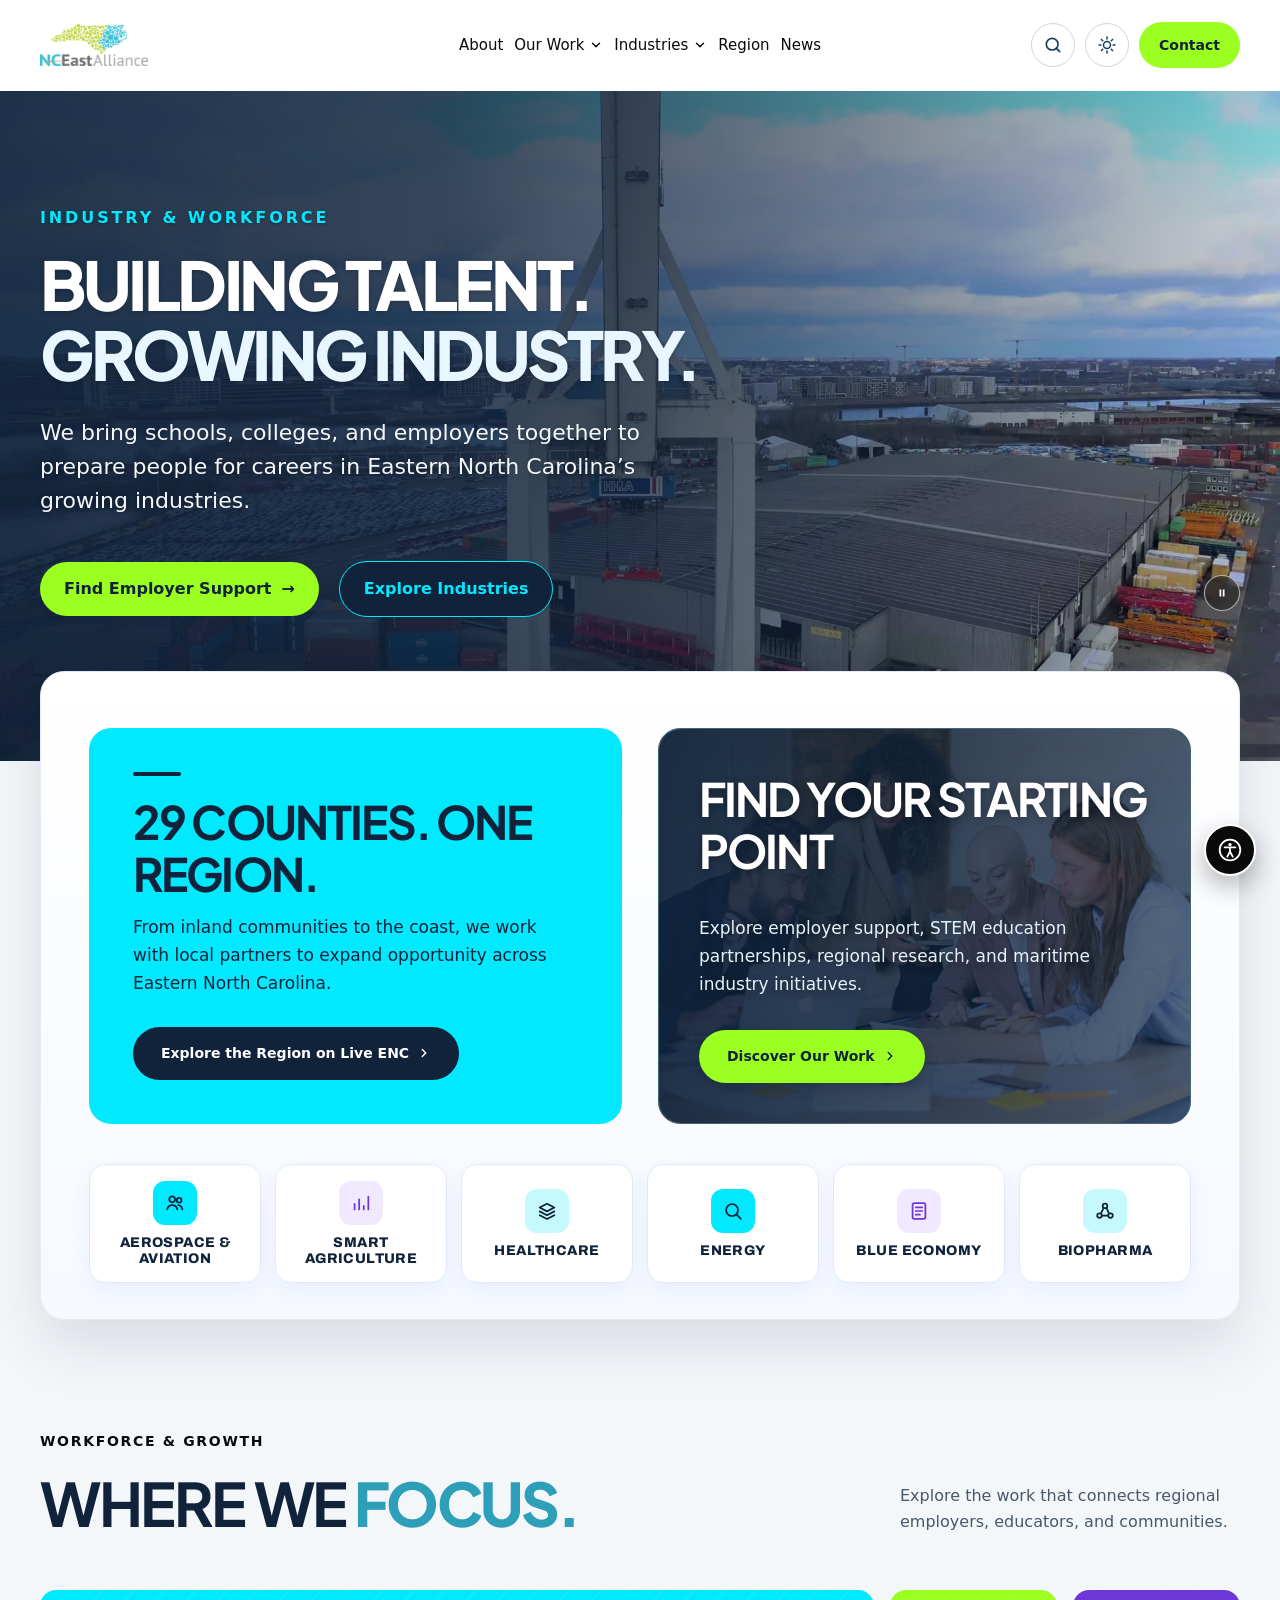
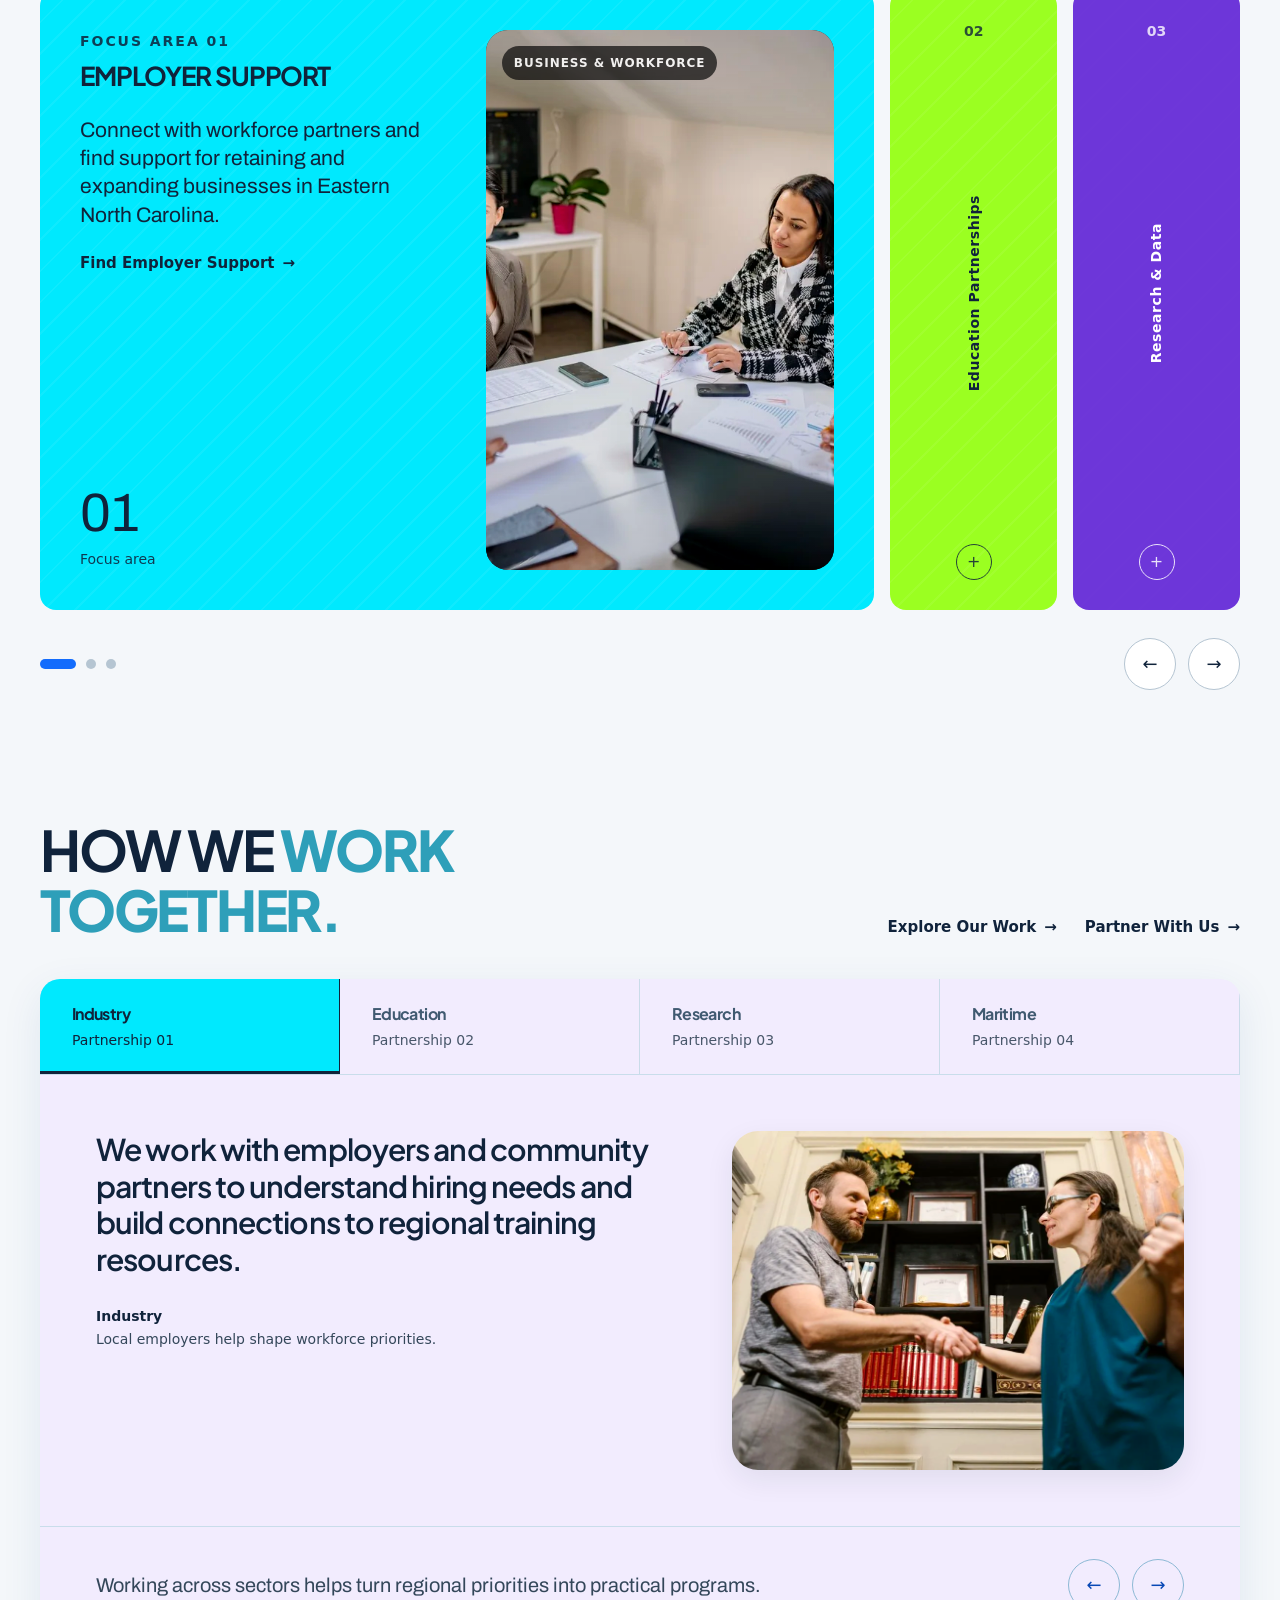
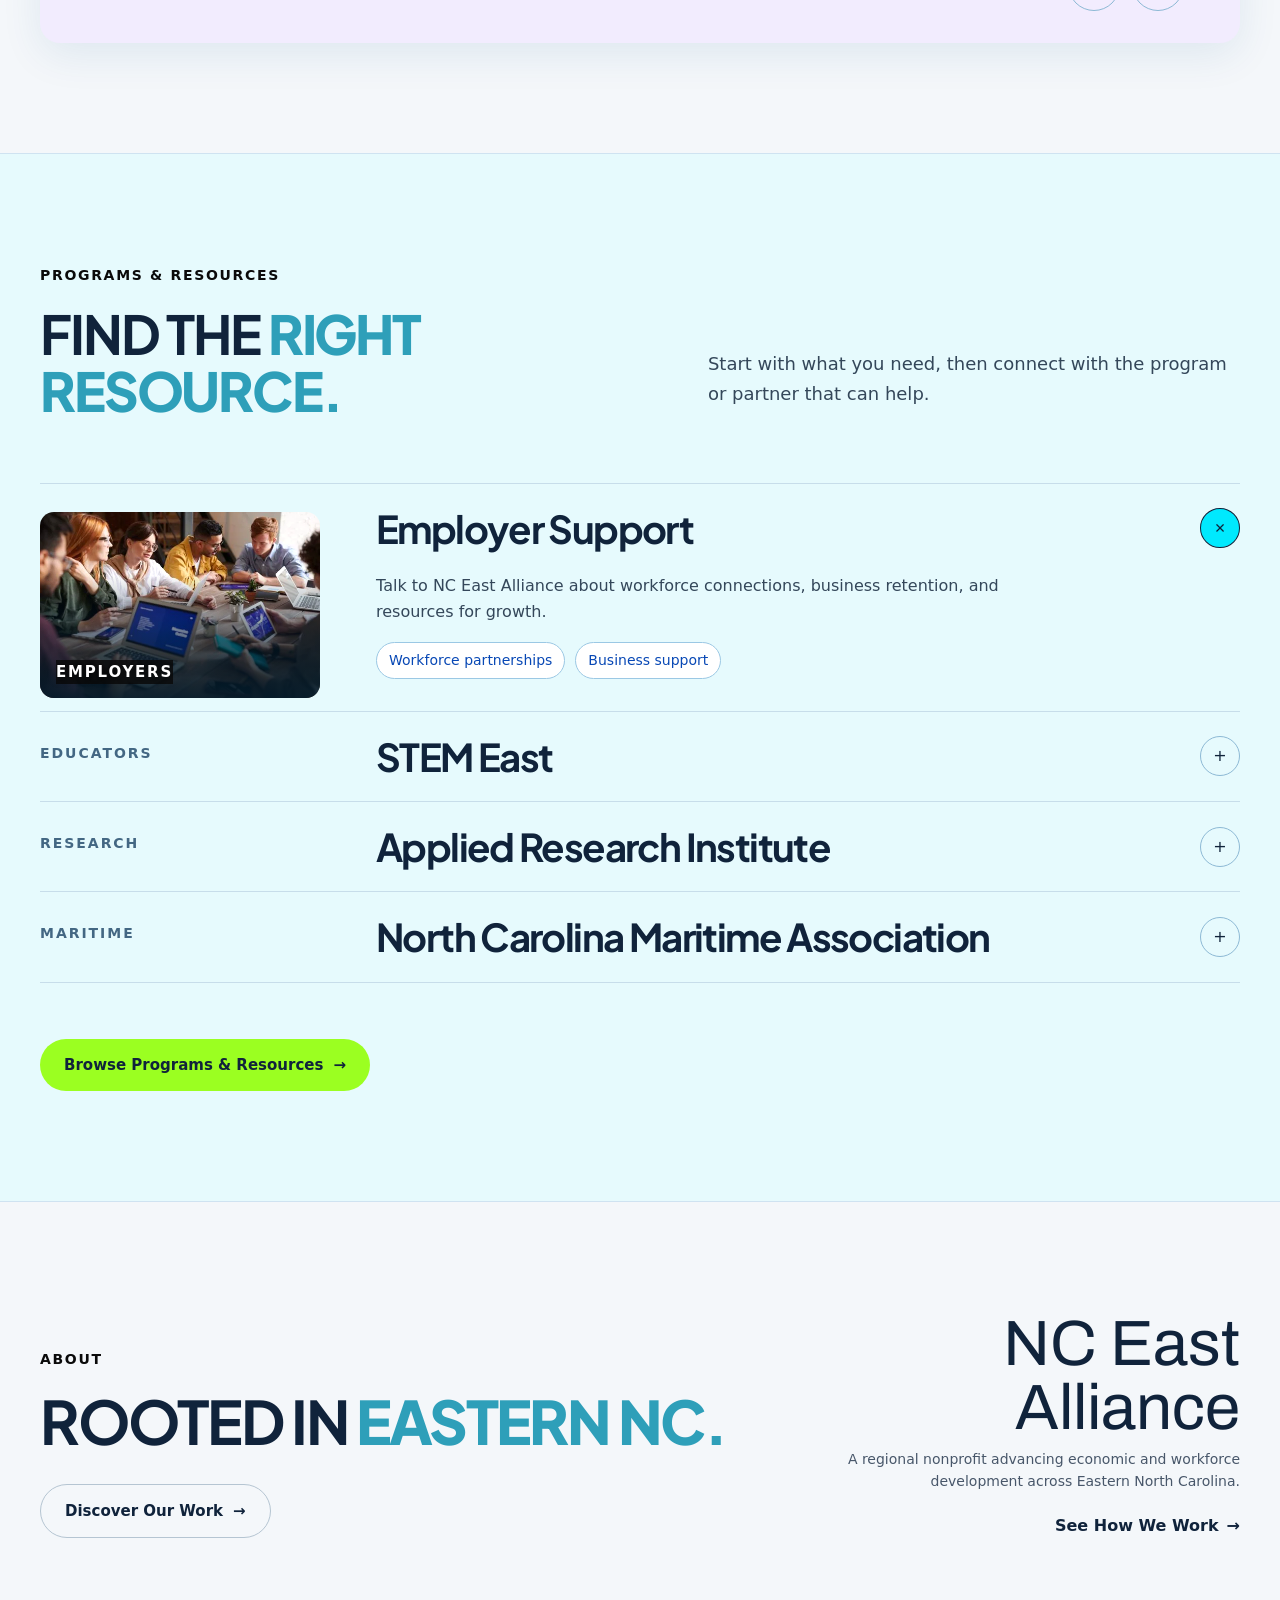
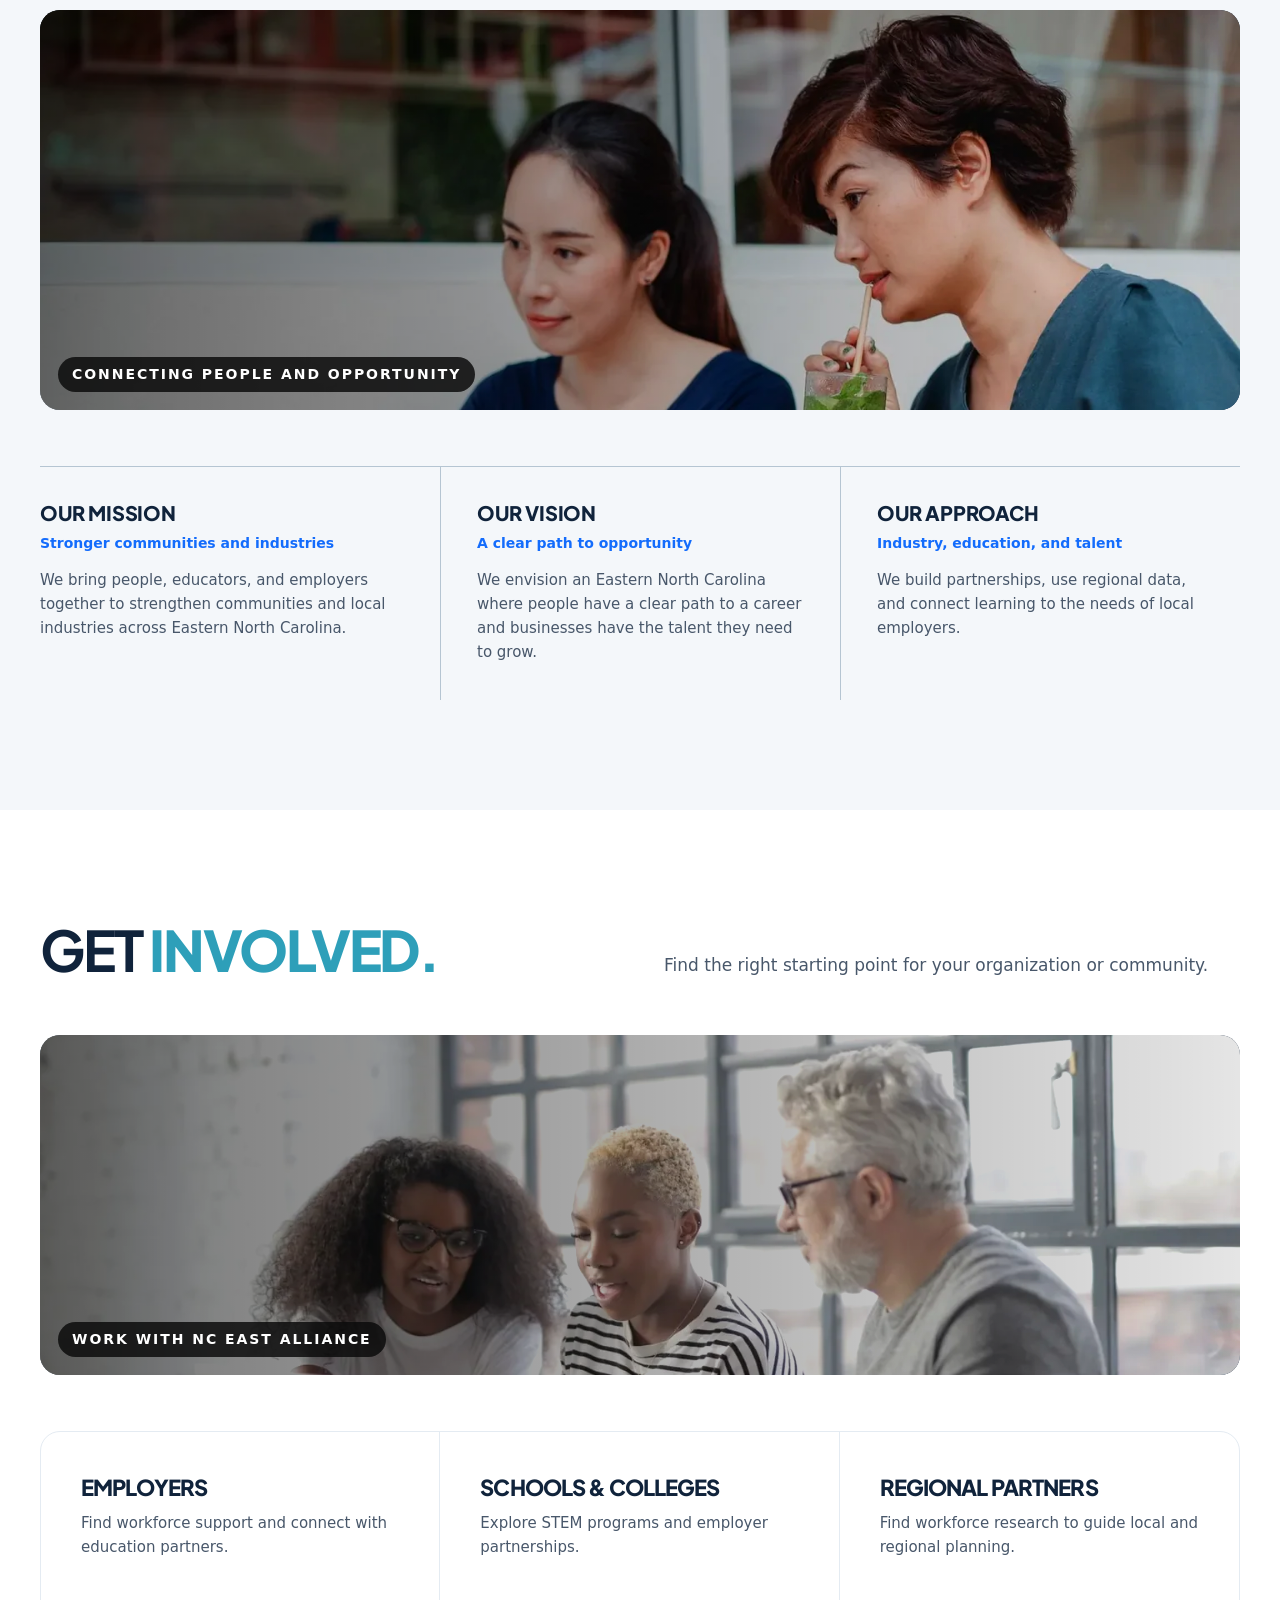
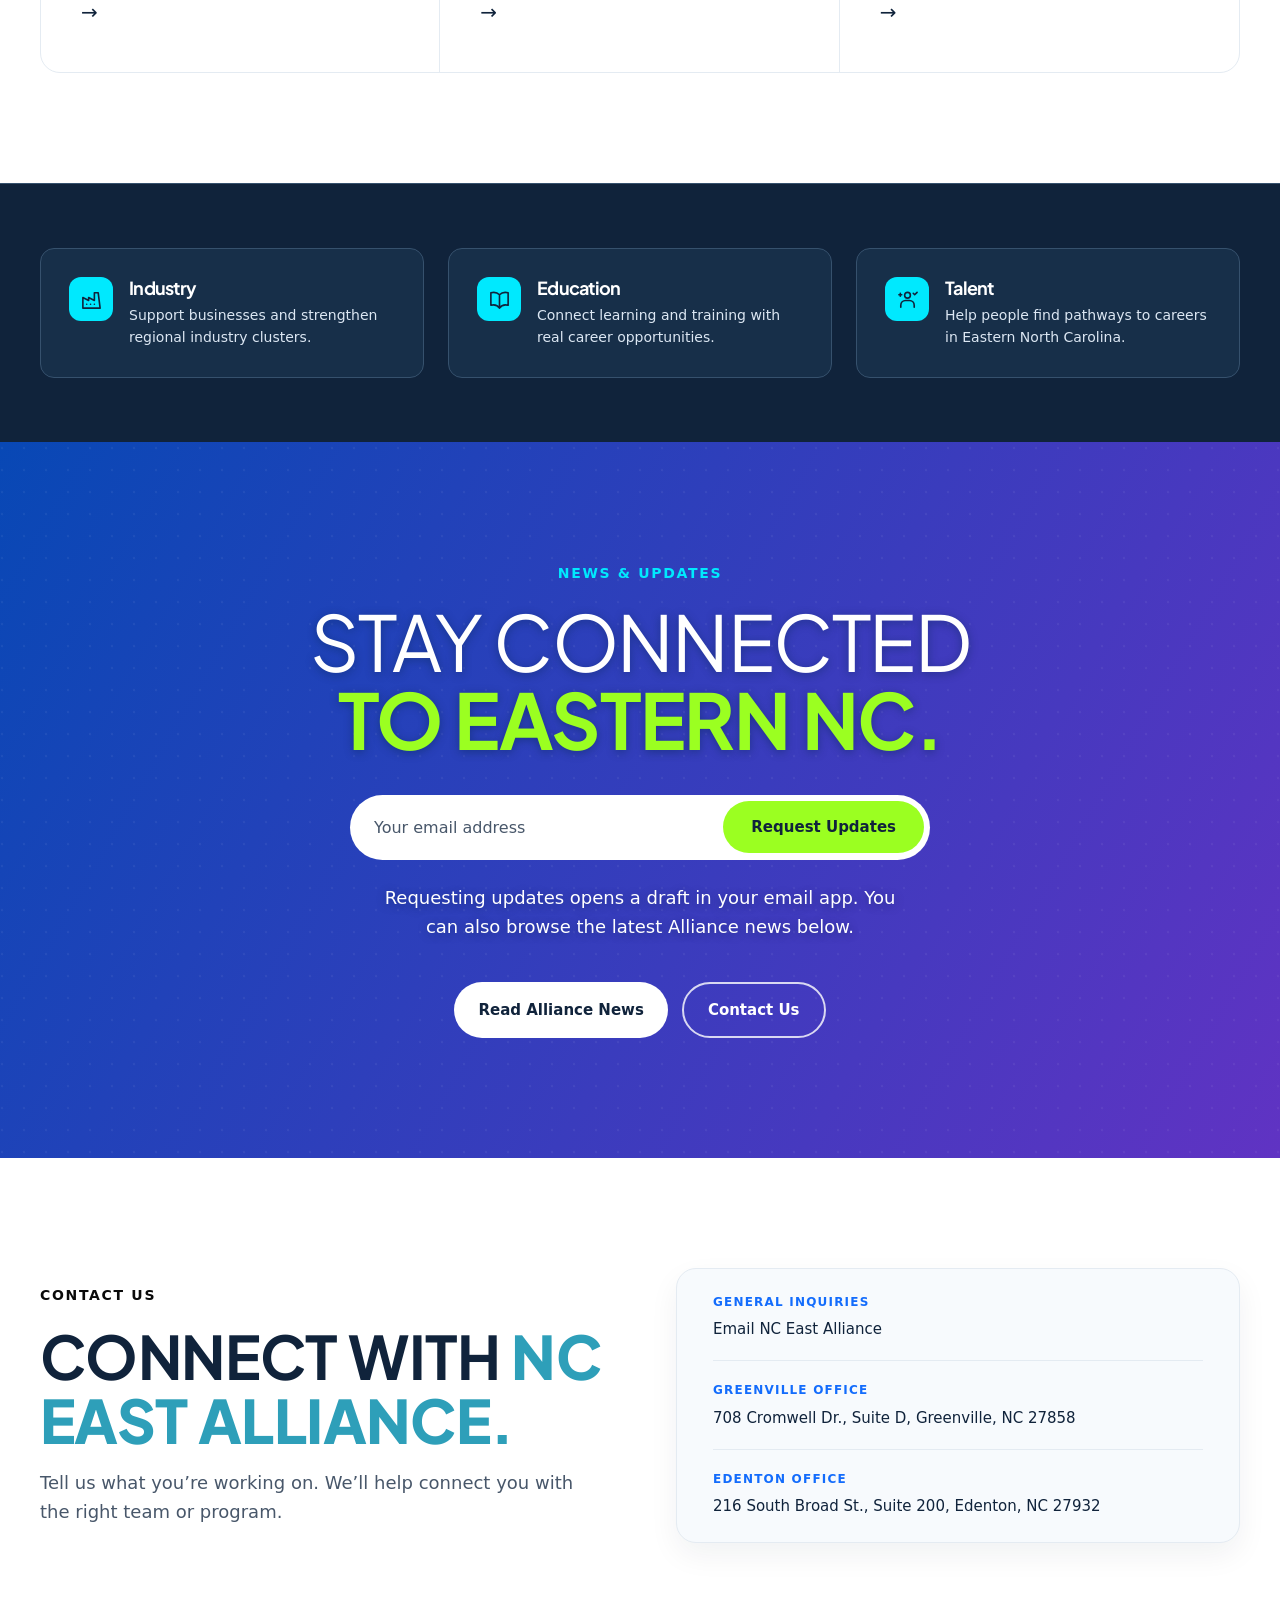
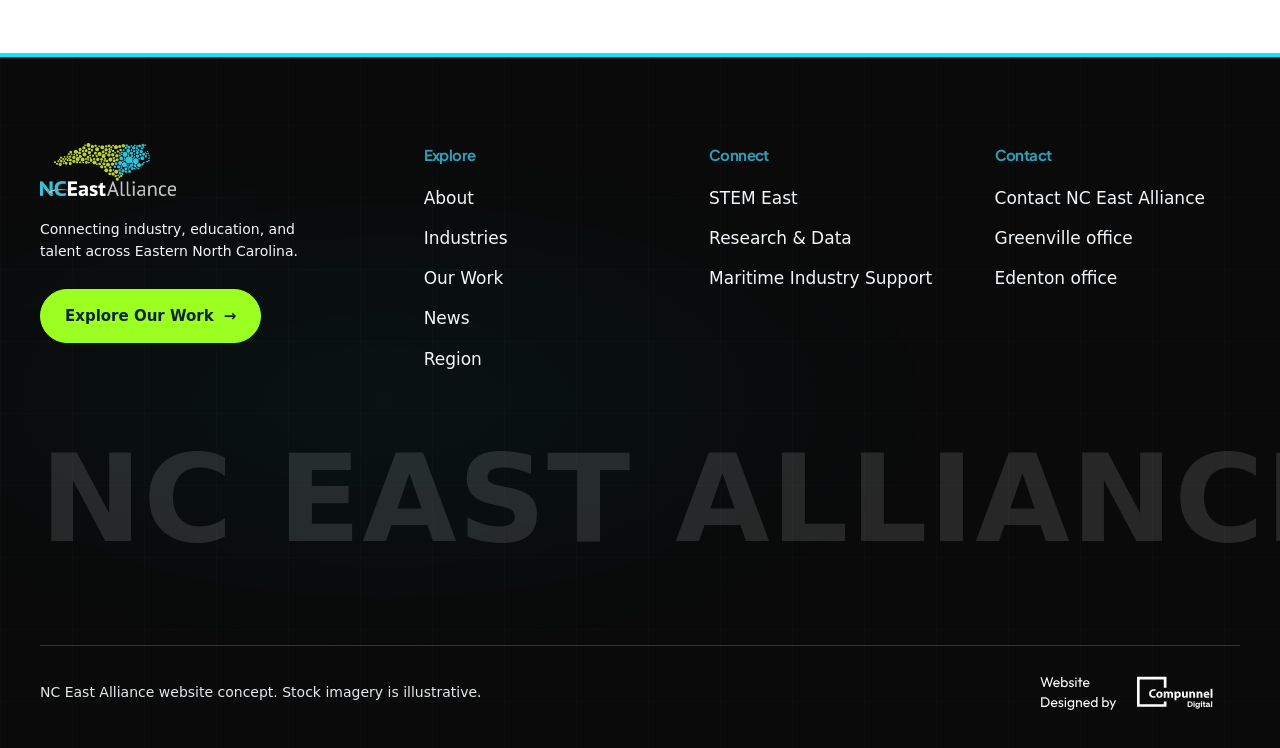
<file: index.html>
<!DOCTYPE html>
<html lang="en">
<head>
<meta charset="utf-8">
<meta content="light" name="color-scheme">
<meta content="width=device-width, initial-scale=1, viewport-fit=cover" name="viewport">
<title>NC East Alliance | Growing Eastern North Carolina</title>
<meta name="description" content="NC East Alliance connects industry, education, and talent across 29 counties in Eastern North Carolina."><style>
  :root {
    --surface: #FFFFFF;
    --on-dark: #FFFFFF;
    --dark-surface: #10233B;
    --header-bg: rgba(255,255,255,.92);
    --ink-soft: #55585F;
    --red: #136CFC;
    --red-dark: #0848B5;
    --red-tint: #E5F3FA;
    --white: #FFFFFF;
    --paper: #F4F7FA;
    --grey-100: #E8E8E6;
    --grey-300: #C9CACE;
    --grey-500: #72757C;
    --grey-700: #3A3C41;
    --mid: #0848B5;
    --light: #A6A9B0;
    --charcoal: #10233B;
    --radius: 16px;
    --max: 1200px;
    --serif: "Archivo", "Arial Black", Arial, sans-serif;
    --sans: "Inter", system-ui, -apple-system, "Segoe UI", Roboto, sans-serif;
    --ease: cubic-bezier(.2,.7,.2,1);
  }
  * { box-sizing: border-box; margin: 0; padding: 0; }
  html { scroll-behavior: smooth; scroll-padding-top: 80px; }
  body { font-family: var(--sans); color: var(--charcoal); background: var(--paper); line-height: 1.6; -webkit-font-smoothing: antialiased; overflow-x: hidden; }
  a { color: inherit; text-decoration: none; }
  button, input, select, textarea { font: inherit; }
  [hidden] { display: none !important; }
  .container { width: min(100% - 48px, var(--max)); margin-inline: auto; }
  section { padding: 110px 0; }
  .display { font-family: var(--serif); font-weight: 400; line-height: 1.05; letter-spacing: -0.02em; }
  .display em { font-style: italic; font-weight: 700; }
  .eyebrow { display: block; font-size: 14px; font-weight: 600; letter-spacing: .12em; text-transform: uppercase; color: var(--grey-500); margin-bottom: 18px; }
  .eyebrow.red { color: var(--red); }
  h3 { font-size: 20px; font-weight: 600; line-height: 1.3; }
  p { color: var(--grey-500); }
  .muted-link { font-weight: 600; display: inline-flex; gap: 8px; align-items: center; transition: color .2s; }
  .muted-link:hover { color: var(--red); }
  .muted-link span { display: inline-block; transition: transform .3s var(--ease); }
  .muted-link:hover span { transform: translate(3px,-3px); }

  
  .reveal { opacity: 0; transform: translateY(28px); transition: opacity .9s var(--ease), transform .9s var(--ease); transition-delay: var(--d, 0s); }
  .reveal.in { opacity: 1; transform: none; }

  
  #scroll-bar { position: fixed; top: 0; left: 0; height: 3px; width: 0; background: var(--red); z-index: 100; }

  
  .btn { display: inline-flex; align-items: center; justify-content: center; gap: 10px; padding: 14px 24px; border-radius: 999px; font-weight: 600; font-size: 15px; border: 0; cursor: pointer; transition: background .25s, color .25s, border-color .25s, transform .25s var(--ease), box-shadow .25s; position: relative; overflow: hidden; }
  .btn .arr { display: inline-block; transition: transform .3s var(--ease); }
  .btn:hover .arr { transform: translateX(4px); }
  .btn:hover { transform: translateY(-2px); box-shadow: 0 10px 24px rgba(28,29,32,.18); }
  .btn:active { transform: scale(.97); }
  .btn-red { background: var(--red); color: var(--on-dark); }
  .btn-red:hover { background: var(--red-dark); }
  .btn-dark { background: var(--dark-surface); color: var(--on-dark); }
  .btn-ghost { background: transparent; color: var(--charcoal); border: 1px solid var(--grey-300); }
  .btn-ghost:hover { border-color: var(--charcoal); }
  .btn-white { background: var(--surface); color: var(--charcoal); }
  .icon-btn { width: 52px; height: 52px; border-radius: 50%; border: 1px solid var(--grey-300); background: var(--surface); display: grid; place-items: center; cursor: pointer; font-size: 18px; color: var(--charcoal); transition: all .25s var(--ease); }
  .icon-btn:hover { border-color: var(--charcoal); transform: scale(1.06); }
  .icon-btn:active { transform: scale(.94); }

  
  .email-form { display: flex; align-items: center; background: var(--surface); border-radius: 999px; padding: 6px 6px 6px 22px; max-width: 520px; border: 1px solid var(--grey-300); transition: box-shadow .3s, border-color .3s; }
  .email-form:focus-within { border-color: var(--red); box-shadow: 0 0 0 4px var(--red-tint); }
  .email-form input { flex: 1; border: 0; outline: none; font-size: 15px; background: transparent; min-width: 0; }
  .email-form .btn { padding: 12px 22px; }
  .email-form.on-dark { background: #26282D; border-color: #3A3C41; }
  .email-form.on-dark input { color: var(--on-dark); }
  .email-form.on-dark input::placeholder { color: var(--grey-500); }

  
  header { position: sticky; top: 0; z-index: 50; background: var(--header-bg); backdrop-filter: blur(12px); border-bottom: 1px solid transparent; transition: border-color .3s, box-shadow .3s; padding-top: env(safe-area-inset-top, 0px); }
  header.scrolled { border-color: var(--grey-100); box-shadow: 0 8px 24px rgba(28,29,32,.05); }
  .nav { display: grid; grid-template-columns: 1fr auto 1fr; align-items: center; height: 72px; }
  .nav-left, .nav-right { display: flex; align-items: center; gap: 28px; }
  .nav-right { justify-content: flex-end; }
  .nav-left a, .nav-right a.plain { font-size: 14px; font-weight: 500; color: var(--grey-700); position: relative; padding: 4px 0; }
  .nav-left a::after, .nav-right a.plain::after { content: ""; position: absolute; left: 0; bottom: 0; height: 1px; width: 100%; background: var(--red); transform: scaleX(0); transform-origin: right; transition: transform .35s var(--ease); }
  .nav-left a:hover, .nav-right a.plain:hover { color: var(--red); }
  .nav-left a:hover::after, .nav-right a.plain:hover::after { transform: scaleX(1); transform-origin: left; }
  .logo { font-weight: 800; font-size: 22px; letter-spacing: -0.03em; display: inline-flex; align-items: center; gap: 8px; }
  .logo-mark { width: 26px; height: 26px; border-radius: 7px; background: var(--red); color: var(--on-dark); display: grid; place-items: center; font-size: 14px; transition: transform .5s var(--ease); }
  .logo:hover .logo-mark { transform: rotate(-12deg) scale(1.08); }
  .menu-toggle { display: none; background: none; border: 0; font-size: 26px; cursor: pointer; }

  
  .hero { position: relative; background: var(--dark-surface); color: var(--on-dark); padding: 150px 0 180px; overflow: hidden; --mx: 70%; --my: 30%; }
  .hero::before { content: ""; position: absolute; inset: 0; background: radial-gradient(ellipse at 75% 30%, rgba(0,65,219,.55), transparent 60%), linear-gradient(160deg, #136CFC, #10233B); }
  .hero::after { content: ""; position: absolute; inset: 0; background: radial-gradient(520px circle at var(--mx) var(--my), rgba(255,255,255,.10), transparent 60%); pointer-events: none; transition: background .2s; }
  .hero .container { position: relative; z-index: 1; }
  .hero h1 { font-size: clamp(40px, 5.2vw, 72px); max-width: 880px; }
  .hero h1 .line { display: block; overflow: hidden; }
  .hero h1 .line > span { display: inline-block; transform: translateY(105%); animation: rise 1s var(--ease) forwards; }
  .hero h1 .line:nth-child(2) > span { animation-delay: .12s; }
  .hero .sub { color: #B8BAC0; font-size: 19px; max-width: 560px; margin: 28px 0 40px; opacity: 0; animation: fade 1s .35s var(--ease) forwards; }
  .hero .email-form { opacity: 0; animation: fade 1s .5s var(--ease) forwards; }
  .hero-side { position: absolute; right: 24px; bottom: 0; max-width: 260px; font-size: 14px; color: #9A9CA3; }
  .hero-motion { position: absolute; inset: 0; pointer-events: none; opacity: .6; overflow: hidden; z-index: 0; }

  
  .stats-wrap { background: var(--surface); border: 1px solid var(--grey-100); border-radius: var(--radius); overflow: hidden; margin-top: -90px; position: relative; z-index: 2; box-shadow: 0 24px 60px rgba(28,29,32,.08); }
  .stat-top { display: grid; grid-template-columns: 1fr 1fr; }
  .stat-top > div { padding: 44px 48px; transition: background .3s; }
  .stat-top > div:hover { background: #FAFAF9; }
  .stat-top > div + div { border-left: 1px solid var(--grey-100); }
  .big-stat { font-family: var(--serif); font-size: 64px; line-height: 1; letter-spacing: -0.02em; font-variant-numeric: tabular-nums; }
  .stat-top p { margin-top: 12px; font-size: 14px; }
  .logo-grid { display: grid; grid-template-columns: repeat(6, 1fr); border-top: 1px solid var(--grey-100); }
  .logo-grid div { padding: 30px 16px; text-align: center; font-weight: 700; color: var(--grey-300); font-size: 17px; border-right: 1px solid var(--grey-100); transition: color .3s, transform .3s var(--ease); cursor: default; }
  .logo-grid div:hover { color: var(--charcoal); transform: translateY(-2px); }
  .logo-grid div:last-child { border-right: 0; }

  
  .products-head { display: flex; justify-content: space-between; align-items: end; gap: 32px; margin-bottom: 56px; flex-wrap: wrap; }
  .products-head h2 { font-size: clamp(38px, 5vw, 60px); }
  .products-nav { display: flex; gap: 12px; }
  .pcards { display: flex; gap: 16px; height: 620px; }
  .pcard { position: relative; flex: 1 1 0; min-width: 0; border-radius: var(--radius); overflow: hidden; cursor: pointer; color: var(--on-dark); background: var(--c); transition: flex-grow .9s var(--ease), background .5s, transform .4s var(--ease); --t: #fff; color: var(--t); outline: none; }
  .pcard.active { flex-grow: 5; cursor: default; }
  .pcard:not(.active):hover { transform: translateY(-6px); }
  .pcard:focus-visible { box-shadow: 0 0 0 3px var(--paper), 0 0 0 5px var(--charcoal); }
  .pcard::before { content: ""; position: absolute; inset: 0; background: repeating-linear-gradient(135deg, rgba(255,255,255,.06) 0 2px, transparent 2px 22px); opacity: var(--pc-pattern-opacity, 1); pointer-events: none; }
  .pc-rail { position: absolute; inset: 0; display: flex; flex-direction: column; justify-content: space-between; align-items: center; padding: 30px 0; transition: opacity .4s var(--ease); }
  .pcard.active .pc-rail { opacity: 0; pointer-events: none; }
  .pc-num { font-size: 14px; font-weight: 600; opacity: .8; }
  .pc-name { writing-mode: vertical-rl; transform: rotate(180deg); font-family: var(--sans); font-weight: 700; font-size: 20px; letter-spacing: -0.01em; white-space: nowrap; }
  .pc-plus { width: 36px; height: 36px; border-radius: 50%; border: 1px solid currentColor; display: grid; place-items: center; font-size: 16px; transition: transform .4s var(--ease), background .3s; opacity: .85; }
  .pcard:not(.active):hover .pc-plus { transform: rotate(90deg); background: rgba(255,255,255,.18); }
  .pc-content { position: absolute; top: 40px; bottom: 40px; left: 40px; right: 40px; min-width: 620px; display: grid; grid-template-columns: 1.05fr 1fr; gap: 40px; opacity: 0; transition: opacity .5s var(--ease) .25s; pointer-events: none; }
  .pcard.active .pc-content { opacity: 1; pointer-events: auto; }
  .pc-text { display: flex; flex-direction: column; min-height: 0; }
  .pc-brand { font-size: 14px; letter-spacing: .14em; text-transform: uppercase; font-weight: 700; opacity: .85; }
  .pc-title { font-family: var(--sans); font-size: 26px; font-weight: 700; letter-spacing: -0.01em; margin-top: 8px; }
  .pc-quote { font-family: var(--serif); font-size: 21px; line-height: 1.35; margin-top: 26px; }
  .pc-person { margin-top: 22px; font-size: 14px; opacity: .9; }
  .pc-person strong { display: block; font-size: 15px; }
  .pc-more { margin-top: 22px; font-weight: 600; font-size: 15px; display: inline-flex; gap: 8px; align-items: center; align-self: flex-start; padding-bottom: 3px; background: linear-gradient(currentColor, currentColor) no-repeat 0 100% / 0 1px; transition: background-size .4s var(--ease), gap .3s; }
  .pc-more:hover { background-size: 100% 1px; gap: 12px; }
  .pc-metric { margin-top: auto; }
  .pc-metric .num { font-family: var(--serif); font-size: 54px; line-height: 1; }
  .pc-metric .lbl { font-size: 14px; opacity: .88; margin-top: 8px; max-width: 260px; }
  .pc-media { position: relative; border-radius: 12px; overflow: hidden; background: var(--mid); min-height: 0; }
  .pc-media .motion-dots { background-image: radial-gradient(circle, rgba(255,255,255,.28) 1.5px, transparent 2px); }
  .pc-media .motion-beam { background: linear-gradient(90deg, transparent, rgba(255,255,255,.35), transparent); }
  .pc-media .cap { position: absolute; left: 16px; bottom: 14px; z-index: 2; font-size: 14px; letter-spacing: .08em; text-transform: uppercase; font-weight: 600; opacity: .85; }
  .pc-media .shape { position: absolute; inset: 22% 18%; border-radius: 22px; border: 1px solid rgba(255,255,255,.35); animation: spin 14s linear infinite; }
  .pc-media .shape.b { inset: 34% 30%; animation-duration: 9s; animation-direction: reverse; border-style: dashed; }
  .pcards-foot { display: flex; justify-content: space-between; align-items: center; margin-top: 28px; gap: 20px; flex-wrap: wrap; }
  .pc-dots { display: flex; gap: 10px; }
  .pc-dots button { width: 10px; height: 10px; border-radius: 999px; border: 0; background: var(--grey-300); cursor: pointer; transition: width .4s var(--ease), background .3s; padding: 0; }
  .pc-dots button.on { width: 36px; background: var(--red); }
  .pc-dots button:hover:not(.on) { background: var(--grey-500); }
  .pc-arrows { display: flex; gap: 12px; }

  
  .customers-head { display: flex; justify-content: space-between; align-items: end; margin-bottom: 40px; flex-wrap: wrap; gap: 24px; }
  .customers-head h2 { font-size: clamp(38px, 5vw, 56px); max-width: 560px; }
  .customers-box { background: var(--dark-surface); color: var(--on-dark); border-radius: 20px; overflow: hidden; }
  .cust-tabs { display: grid; grid-template-columns: repeat(4, 1fr); border-bottom: 1px solid #33353B; position: relative; }
  .cust-tab { padding: 22px 32px; background: none; border: 0; color: #8B8E96; text-align: left; cursor: pointer; border-right: 1px solid #33353B; transition: color .3s, background .3s; }
  .cust-tab:last-child { border-right: 0; }
  .cust-tab:hover { color: var(--on-dark); }
  .cust-tab strong { display: block; color: inherit; font-size: 16px; }
  .cust-tab span { font-size: 14px; }
  .cust-tab.active { color: var(--on-dark); background: #24262B; }
  .cust-bar { position: absolute; bottom: 0; height: 3px; background: var(--red); transition: left .5s var(--ease), width .5s var(--ease); }
  .cust-body { padding: 56px; display: grid; grid-template-columns: 1.3fr 1fr; gap: 48px; animation: fadeUp .6s var(--ease); }
  .cust-body blockquote { font-family: var(--serif); font-size: 30px; line-height: 1.3; }
  .cust-body .by { margin-top: 28px; font-size: 14px; color: #B8BAC0; }
  .cust-body .by strong { color: var(--on-dark); display: block; }
  .cust-body .readmore { margin-top: 28px; display: inline-flex; color: var(--on-dark); font-weight: 600; gap: 8px; background: linear-gradient(var(--on-dark), var(--on-dark)) no-repeat 0 100% / 0 1px; padding-bottom: 3px; transition: background-size .4s var(--ease); }
  .cust-body .readmore:hover { background-size: 100% 1px; }
  .cust-kpis { display: grid; gap: 28px; align-content: center; }
  .kpi { border-left: 2px solid var(--red); padding-left: 20px; transition: transform .35s var(--ease), border-color .3s; }
  .kpi:hover { transform: translateX(6px); border-color: #9BFF21; }
  .kpi .v { font-family: var(--serif); font-size: 44px; line-height: 1; }
  .kpi .l { font-size: 14px; color: #A3A6AD; margin-top: 6px; }
  .cust-quotes { border-top: 1px solid #33353B; padding: 32px 56px; display: flex; justify-content: space-between; align-items: center; gap: 24px; }
  .cust-quotes p { color: #D7D8DC; font-family: var(--serif); font-size: 20px; max-width: 680px; }
  .cust-quotes .icon-btn { background: transparent; color: var(--on-dark); border-color: #4A4D55; }
  .cust-quotes .icon-btn:hover { border-color: var(--on-dark); }

  
  .dark-section { background: var(--dark-surface); color: var(--on-dark); }
  .dark-section p { color: #9A9CA3; }
  .dark-head { max-width: 720px; margin-bottom: 64px; }
  .dark-head h2 { font-size: clamp(40px, 5vw, 60px); }
  .acc { border-top: 1px solid #33353B; }
  .acc-row { border-bottom: 1px solid #33353B; }
  .acc-btn { width: 100%; display: grid; grid-template-columns: 180px 1fr 44px; align-items: center; gap: 24px; padding: 28px 0; background: none; border: 0; color: var(--on-dark); cursor: pointer; text-align: left; }
  .acc-btn .kicker { font-size: 14px; color: #8B8E96; transition: color .3s; }
  .acc-btn .title { font-family: var(--serif); font-size: clamp(26px, 3vw, 38px); transition: color .3s, transform .4s var(--ease); }
  .acc-btn:hover .title { color: #9BFF21; transform: translateX(8px); }
  .acc-btn:hover .kicker { color: var(--on-dark); }
  .acc-btn .plus { width: 40px; height: 40px; border-radius: 50%; border: 1px solid #4A4D55; display: grid; place-items: center; transition: transform .4s var(--ease), background .3s, border-color .3s; justify-self: end; }
  .acc-row.open .plus { transform: rotate(45deg); background: var(--red); border-color: var(--red); }
  .acc-panel { display: grid; grid-template-columns: 180px 1fr; gap: 24px; padding: 0 0 32px; animation: fadeUp .5s var(--ease); }
  .acc-panel p { max-width: 640px; }
  .acc-panel ul { list-style: none; display: flex; flex-wrap: wrap; gap: 10px; margin-top: 18px; }
  .acc-panel li { font-size: 14px; padding: 6px 12px; border: 1px solid #3A3C41; border-radius: 999px; color: #C9CACE; transition: border-color .3s, color .3s, transform .3s var(--ease); }
  .acc-panel li:hover { border-color: var(--red); color: var(--on-dark); transform: translateY(-2px); }

  
  @keyframes drift { to { background-position: 28px 28px; } }
  @keyframes beam { from { transform: translateX(-120%); } to { transform: translateX(320%); } }
  @keyframes bar { 0%, 100% { transform: scaleY(.22); } 50% { transform: scaleY(1); } }
  @keyframes sweep { 0% { background-position: 0% 50%; } 50% { background-position: 100% 50%; } 100% { background-position: 0% 50%; } }
  @keyframes spin { to { transform: rotate(360deg); } }
  @keyframes rise { to { transform: translateY(0); } }
  @keyframes fade { to { opacity: 1; } }
  @keyframes fadeUp { from { opacity: 0; transform: translateY(14px); } to { opacity: 1; transform: none; } }
  @keyframes blink { 0%, 80%, 100% { opacity: .2; } 40% { opacity: 1; } }
  .motion-dots { position: absolute; inset: -28px; background-image: radial-gradient(circle, rgba(255,255,255,.22) 1.5px, transparent 2px); background-size: 28px 28px; animation: drift 8s linear infinite; }
  .motion-beam { position: absolute; top: 0; bottom: 0; left: 0; width: 35%; background: linear-gradient(90deg, transparent, rgba(0,65,219,.6), transparent); animation: beam 6s ease-in-out infinite; }
  .loop { position: relative; height: 280px; border-radius: 20px; overflow: hidden; background: var(--dark-surface); isolation: isolate; }
  .loop .bars { position: absolute; left: 8%; right: 8%; bottom: 0; height: 58%; display: flex; align-items: flex-end; gap: 10px; z-index: 1; }
  .loop .bars i { flex: 1; height: 100%; background: var(--red); border-radius: 6px 6px 0 0; transform-origin: bottom; animation: bar 2.4s ease-in-out infinite; }
  .loop .bars i:nth-child(odd) { background: #6B6E75; }
  .loop-label { position: absolute; left: 32px; top: 28px; z-index: 2; color: var(--on-dark); font-size: 14px; letter-spacing: .14em; text-transform: uppercase; font-weight: 600; }

  
  .mission-top { display: grid; grid-template-columns: 1.6fr 1fr; gap: 48px; align-items: end; margin-bottom: 72px; }
  .mission-top h2 { font-size: clamp(38px, 5vw, 60px); }
  
  .mission-year { text-align: right; }
  .mission-year .yr { font-family: var(--serif); font-size: 64px; line-height: 1; }
  .mission-year p { font-size: 14px; margin-top: 8px; }
  .mission-cols { display: grid; grid-template-columns: repeat(3, 1fr); border-top: 1px solid var(--grey-300); }
  .mission-col { padding: 36px 36px 36px 0; transition: transform .4s var(--ease); }
  .mission-col:hover { transform: translateY(-4px); }
  .mission-col + .mission-col { padding-left: 36px; border-left: 1px solid var(--grey-300); }
  .mission-col .sub { font-size: 14px; color: var(--red); font-weight: 600; margin: 8px 0 14px; }
  .mission-col p { font-size: 15px; }

  
  .industries { background: var(--surface); }
  .ind-head { display: grid; grid-template-columns: 1fr 1fr; gap: 48px; align-items: end; margin-bottom: 56px; }
  .ind-head h2 { font-size: clamp(38px, 5vw, 56px); }
  .ind-grid { display: grid; grid-template-columns: repeat(3, 1fr); border: 1px solid var(--grey-100); border-radius: 20px; overflow: hidden; }
  .ind-card { padding: 44px 40px; min-height: 240px; display: flex; flex-direction: column; border-right: 1px solid var(--grey-100); border-bottom: 1px solid var(--grey-100); transition: background .35s, color .35s; cursor: pointer; position: relative; }
  .ind-card:nth-child(3n) { border-right: 0; }
  .ind-card:nth-last-child(-n+3) { border-bottom: 0; }
  .ind-card::before { content: ""; position: absolute; left: 0; top: 0; height: 3px; width: 100%; background: var(--red); transform: scaleX(0); transform-origin: left; transition: transform .5s var(--ease); }
  .ind-card:hover { background: var(--red-tint); }
  .ind-card:hover::before { transform: scaleX(1); }
  .ind-card h3 { font-size: 22px; margin-bottom: 12px; }
  .ind-card p { font-size: 15px; }
  .ind-card .go { margin-top: auto; padding-top: 28px; font-size: 20px; color: var(--charcoal); transition: transform .4s var(--ease), color .3s; display: inline-block; }
  .ind-card:hover .go { transform: translateX(8px); color: var(--red); }

  
  .strip { background: var(--paper); padding: 72px 0; border-top: 1px solid var(--grey-100); }
  .strip-grid { display: grid; grid-template-columns: repeat(3, 1fr); gap: 32px; }
  .strip-item { display: flex; gap: 16px; align-items: flex-start; transition: transform .35s var(--ease); }
  .strip-item:hover { transform: translateY(-3px); }
  .strip-item .ic { flex: 0 0 44px; height: 44px; border-radius: 12px; background: var(--surface); border: 1px solid var(--grey-100); display: grid; place-items: center; color: var(--red); font-weight: 700; transition: background .3s, color .3s, transform .4s var(--ease); }
  .strip-item:hover .ic { background: var(--red); color: var(--on-dark); transform: rotate(-8deg); }
  .strip-item strong { display: block; font-size: 15px; }
  .strip-item span { font-size: 14px; color: var(--grey-500); }

  
  .calc { background: var(--surface); }
  .calc-box { display: grid; grid-template-columns: 1fr 1fr; gap: 64px; align-items: center; }
  .calc-box h2 { font-size: clamp(36px, 4.5vw, 52px); margin-bottom: 18px; }
  .calc-box label { display: flex; justify-content: space-between; font-size: 14px; font-weight: 600; color: var(--charcoal); margin: 26px 0 10px; }
  .calc-box label span { color: var(--red); font-variant-numeric: tabular-nums; }
  .calc-box input[type=range] { width: 100%; accent-color: var(--red); cursor: pointer; }
  .calc-result { background: var(--dark-surface); color: var(--on-dark); border-radius: 20px; padding: 48px; transition: transform .4s var(--ease), box-shadow .4s; }
  .calc-result:hover { transform: translateY(-4px); box-shadow: 0 24px 50px rgba(28,29,32,.2); }
  .calc-result .label { font-size: 14px; color: #9A9CA3; letter-spacing: .08em; text-transform: uppercase; }
  .calc-result .amt { font-family: var(--serif); font-size: 72px; line-height: 1; margin: 14px 0 8px; font-variant-numeric: tabular-nums; }
  .calc-result .amt span { color: #9BFF21; }
  .calc-result p { color: #9A9CA3; font-size: 14px; margin-bottom: 28px; }

  
  .cta { background: var(--red); color: var(--on-dark); text-align: center; padding: 120px 0; }
  .cta h2 { font-family: var(--serif); font-size: clamp(44px, 6vw, 80px); font-weight: 400; line-height: 1.02; letter-spacing: -0.02em; }
  .cta h2 em { font-weight: 700; }
  .cta p { color: #E5F3FA; margin: 24px auto 40px; max-width: 540px; font-size: 18px; }
  .cta .email-form { margin: 0 auto; background: var(--surface); border-color: transparent; }
  .cta .email-form .btn { background: var(--dark-surface); }
  .cta .email-form .btn:hover { background: #000; }

  
  footer { background: var(--grey-100); padding: 90px 0 36px; color: var(--grey-700); }
  .footer-grid { display: grid; grid-template-columns: 1.6fr repeat(4, 1fr); gap: 40px; }
  footer .logo { color: var(--charcoal); margin-bottom: 20px; }
  footer .about { font-size: 14px; color: var(--grey-500); max-width: 300px; }
  footer h4 { font-size: 14px; color: var(--charcoal); font-weight: 700; margin-bottom: 18px; }
  footer ul { list-style: none; display: grid; gap: 11px; }
  footer ul a { font-size: 14px; color: var(--grey-700); background: linear-gradient(var(--red), var(--red)) no-repeat 0 100% / 0 1px; padding-bottom: 2px; transition: background-size .35s var(--ease), color .3s; display: inline-block; justify-self: start; }
  footer ul a:hover { color: var(--red); background-size: 100% 1px; }
  .footer-bottom { margin-top: 72px; padding-top: 26px; border-top: 1px solid var(--grey-300); display: flex; justify-content: space-between; flex-wrap: wrap; gap: 16px; font-size: 14px; color: var(--grey-500); }
  .footer-bottom a { margin-left: 18px; transition: color .3s; }
  .footer-bottom a:hover { color: var(--red); }
  .media-credit { font-size: 14px; margin-top: 8px; max-width: 620px; }

  
  .assist { position: fixed; right: 24px; bottom: 24px; z-index: 60; background: var(--dark-surface); color: var(--on-dark); border: 0; border-radius: 999px; padding: 14px 22px 14px 16px; display: inline-flex; gap: 10px; align-items: center; font-weight: 600; font-size: 14px; cursor: pointer; box-shadow: 0 12px 30px rgba(0,0,0,.25); transition: transform .3s var(--ease); }
  .assist:hover { transform: translateY(-3px); }
  .assist .dot { width: 22px; height: 22px; border-radius: 50%; background: var(--red); display: grid; place-items: center; font-size: 14px; animation: pulse 2.4s ease infinite; }
  @keyframes pulse { 0% { box-shadow: 0 0 0 0 rgba(0,65,219,.6); } 70% { box-shadow: 0 0 0 10px rgba(0,65,219,0); } 100% { box-shadow: 0 0 0 0 rgba(0,65,219,0); } }
  .assist-panel { position: fixed; right: 24px; bottom: 90px; z-index: 60; width: 300px; background: var(--surface); border-radius: 18px; padding: 20px; box-shadow: 0 24px 50px rgba(28,29,32,.18); opacity: 0; transform: translateY(12px) scale(.96); transform-origin: bottom right; pointer-events: none; transition: opacity .3s, transform .4s var(--ease); }
  .assist-panel.open { opacity: 1; transform: none; pointer-events: auto; }
  .assist-panel .msg { font-size: 14px; color: var(--grey-700); background: var(--paper); border-radius: 12px; padding: 12px 14px; min-height: 44px; }
  .assist-panel .typing span { display: inline-block; width: 6px; height: 6px; margin-right: 4px; border-radius: 50%; background: var(--grey-500); animation: blink 1.2s infinite; }
  .assist-panel .typing span:nth-child(2) { animation-delay: .2s; }
  .assist-panel .typing span:nth-child(3) { animation-delay: .4s; }
  .assist-panel .quick { display: flex; flex-wrap: wrap; gap: 8px; margin-top: 14px; }
  .assist-panel .quick button { border: 1px solid var(--grey-300); background: var(--surface); border-radius: 999px; padding: 6px 12px; font-size: 14px; cursor: pointer; transition: all .25s; }
  .assist-panel .quick button:hover { border-color: var(--red); color: var(--red); transform: translateY(-1px); }

  
  @media (max-width: 1080px) {
    .logo-grid { grid-template-columns: repeat(3, 1fr); }
    .logo-grid div:nth-child(3n) { border-right: 0; }
    .logo-grid div:nth-child(-n+3) { border-bottom: 1px solid var(--grey-100); }
    .footer-grid { grid-template-columns: 1fr 1fr 1fr; }
    .footer-grid > div:first-child { grid-column: 1 / -1; }
    .pc-content { min-width: 560px; }
  }
  @media (max-width: 900px) {
    section { padding: 80px 0; }
    .nav { grid-template-columns: auto 1fr; }
    .nav-left { display: none; }
    .nav-right a.plain { display: none; }
    .menu-toggle { display: block; justify-self: end; }
    .nav-left.open { display: flex; flex-direction: column; position: absolute; top: 72px; left: 0; right: 0; background: var(--paper); padding: 24px; gap: 18px; }
    .stat-top, .cust-body, .calc-box, .mission-top, .ind-head, .mission-cols, .strip-grid { grid-template-columns: 1fr; }
    .mission-year { text-align: left; }
    .mission-col, .mission-col + .mission-col { padding: 28px 0; border-left: 0; }
    .mission-col + .mission-col { border-top: 1px solid var(--grey-300); }
    .ind-grid { grid-template-columns: 1fr 1fr; }
    .ind-card:nth-child(3n) { border-right: 1px solid var(--grey-100); }
    .ind-card:nth-child(2n) { border-right: 0; }
    .ind-card:nth-last-child(-n+3) { border-bottom: 1px solid var(--grey-100); }
    .ind-card:nth-last-child(-n+2) { border-bottom: 0; }
    .cust-tabs { grid-template-columns: 1fr; }
    .cust-tab { border-right: 0; border-bottom: 1px solid #33353B; }
    .cust-bar { display: none; }
    .cust-quotes { flex-direction: column; align-items: flex-start; padding: 28px; }
    .acc-btn { grid-template-columns: 1fr 40px; }
    .acc-btn .kicker { display: none; }
    .acc-panel { grid-template-columns: 1fr; }
    .hero-side { position: static; margin-top: 40px; }
    
    .pcards { flex-direction: column; height: auto; }
    .pcard { flex: none; height: 84px; transition: height .7s var(--ease), background .5s; }
    .pcard.active { height: 640px; }
    .pcard:not(.active):hover { transform: none; }
    .pc-rail { flex-direction: row; padding: 0 26px; }
    .pc-name { writing-mode: horizontal-tb; transform: none; font-size: 18px; }
    .pc-content { position: absolute; inset: 28px; min-width: 0; grid-template-columns: 1fr; grid-template-rows: auto 1fr; gap: 24px; }
    .pc-media { min-height: 200px; }
  }
  @media (max-width: 640px) {
    .container { width: min(100% - 32px, var(--max)); }
    .logo-grid { grid-template-columns: 1fr 1fr; }
    .logo-grid div { border-right: 0 !important; }
    .logo-grid div:nth-child(odd) { border-right: 1px solid var(--grey-100) !important; }
    .logo-grid div:nth-child(-n+4) { border-bottom: 1px solid var(--grey-100); }
    .stat-top > div { padding: 28px; }
    .stat-top > div + div { border-left: 0; border-top: 1px solid var(--grey-100); }
    .stats-wrap { margin-top: -60px; }
    .ind-grid { grid-template-columns: 1fr; }
    .ind-card { border-right: 0 !important; border-bottom: 1px solid var(--grey-100) !important; }
    .ind-card:last-child { border-bottom: 0 !important; }
    .cust-body { padding: 32px 28px; }
    .calc-result { padding: 32px; }
    .footer-grid { grid-template-columns: 1fr 1fr; }
    .email-form { padding-left: 16px; }
    .email-form .btn { padding: 12px 16px; font-size: 14px; }
    .hero { padding: 110px 0 140px; }
    .assist-panel { right: 16px; width: calc(100% - 32px); }
  }
  @media (prefers-reduced-motion: reduce) {
    *, *::before, *::after { animation: none !important; transition: none !important; }
    .reveal { opacity: 1; transform: none; }
    html { scroll-behavior: auto; }
  }

  
  .hero .hero-video { position: absolute; inset: 0; width: 100%; height: 100%; object-fit: cover; z-index: 0; pointer-events: none; }
  .hero::before { z-index: 0; }
  .hero::after { z-index: 1; background: linear-gradient(90deg, rgba(0,0,0,.9) 0%, rgba(0,0,0,.45) 50%, rgba(0,0,0,0) 100%); }
  .hero .container { z-index: 2; }
  .hero-motion { display: none; }
  @media (max-width: 640px) { .hero::after { background: linear-gradient(180deg, rgba(0,0,0,.75), rgba(0,0,0,.9)); } }.theme-btn, .a11y-btn { width: 44px; height: 44px; border-radius: 50%; border: 1px solid var(--grey-300); background: var(--surface); color: var(--charcoal); display: inline-grid; place-items: center; cursor: pointer; transition: border-color .25s, transform .25s var(--ease), background .25s; padding: 0; }
  .theme-btn:hover, .a11y-btn:hover { border-color: var(--red); transform: scale(1.05); }
  .theme-btn:active, .a11y-btn:active { transform: scale(.95); }
  .theme-btn .i-sun { display: none; }.nav-right { display: flex; align-items: center; justify-content: flex-end; gap: 12px; }
  .nav-left { justify-self: center; }

  
  .a11y-wrap { position: relative; }
  .a11y-btn { color: var(--charcoal); }
  .a11y-panel { position: absolute; right: 0; bottom: 56px; width: 260px; background: var(--surface); color: var(--charcoal); border: 1px solid var(--grey-300); border-radius: 14px; padding: 18px 20px; box-shadow: 0 20px 50px rgba(28,29,32,.18); z-index: 70; animation: fadeUp .35s var(--ease); }
  .a11y-panel[hidden] { display: none !important; }
  .a11y-title { font-size: 14px; font-weight: 700; letter-spacing: .08em; text-transform: uppercase; color: var(--charcoal); margin-bottom: 10px; }
  .a11y-row { display: flex; align-items: center; gap: 10px; padding: 9px 0; font-size: 15px; color: var(--charcoal); cursor: pointer; }
  .a11y-row input { width: 18px; height: 18px; accent-color: var(--red); margin: 0; }

  
  html.a11y-text body { zoom: 1.12; }
  html.a11y-contrast { --grey-300: #6E727A; --grey-500: #3C3F46; --grey-700: #111214; --ink-soft: #1C1D20; }html.a11y-contrast a { text-decoration: underline; text-underline-offset: 3px; }
  html.a11y-motion *, html.a11y-motion *::before, html.a11y-motion *::after { animation: none !important; transition: none !important; }
  html.a11y-motion .reveal { opacity: 1; transform: none; }

  
  @media (max-width: 900px) {
    .nav { grid-template-columns: 1fr auto; }
    .nav-right { justify-self: end; }
  }

  
  .stat-top.cards { padding: 28px; gap: 24px; display: grid; grid-template-columns: 1fr 1fr; }
  .stat-top.cards > .feature-card { border: 1px solid var(--grey-100); border-radius: var(--radius); padding: 44px 44px 40px; background: var(--surface); display: flex; flex-direction: column; transition: transform .35s var(--ease), box-shadow .35s, border-color .35s; }
  .stat-top.cards > .feature-card:hover { transform: translateY(-5px); box-shadow: 0 20px 40px rgba(28,29,32,.09); border-color: var(--red-tint); }
  .fc-title { font-family: var(--serif); font-weight: 700; font-size: clamp(36px, 4.4vw, 56px); line-height: 1.08; letter-spacing: -0.02em; color: var(--charcoal); }
  .fc-text { font-size: 15px; line-height: 1.6; color: var(--ink-soft); margin: 18px 0 0; max-width: 380px; }
  .fc-btn { margin-top: auto; align-self: flex-start; margin-top: 30px; display: inline-flex; align-items: center; justify-content: center; padding: 13px 26px; background: var(--red); color: var(--on-dark); font-size: 14px; font-weight: 600; text-decoration: none; border-radius: 999px; transition: background .25s, transform .25s var(--ease), box-shadow .25s; }
  .fc-btn:hover { background: var(--red-dark); transform: translateY(-2px); box-shadow: 0 10px 22px rgba(0,65,219,.25); }
  @media (max-width: 900px) { .stat-top.cards { grid-template-columns: 1fr; } }

  
  .pc-media.has-gif { background: #000; }
  .pc-media.has-gif .motion-dots, .pc-media.has-gif .motion-beam, .pc-media.has-gif .shape { display: none; }
  .pc-media .pc-gif { position: absolute; inset: 0; width: 100%; height: 100%; object-fit: cover; object-position: 50% 30%; z-index: 0; }
  .pc-media.has-gif .cap { z-index: 2; background: rgba(0,0,0,.45); padding: 4px 10px; border-radius: 999px; color: #fff; }

  
  .a11y-fab { position: fixed; right: 24px; bottom: 90px; z-index: 60; width: 48px; height: 48px; border-radius: 50%; border: 0; background: var(--dark-surface); color: #FFFFFF; display: grid; place-items: center; cursor: pointer; box-shadow: 0 10px 26px rgba(0,0,0,.25); transition: transform .3s var(--ease), background .25s; }
  .a11y-fab:hover { transform: translateY(-2px); background: var(--red); }
  .a11y-fab:focus-visible { outline: 3px solid var(--red); outline-offset: 3px; }
  .a11y-panel { position: fixed; right: 24px; bottom: 148px; }
  @media (max-width: 640px) { .a11y-panel { right: 16px; left: 16px; width: auto; } .a11y-fab { right: 16px; } }

  
  .comm-loop .loop-video { position: absolute; inset: 0; width: 100%; height: 100%; object-fit: cover; z-index: 0; }
  .comm-loop::after { content: ""; position: absolute; inset: 0; z-index: 1; background: linear-gradient(90deg, rgba(0,0,0,.55), rgba(0,0,0,.1)); }
  .comm-loop .loop-label { z-index: 2; background: rgba(0,0,0,.45); padding: 6px 12px; border-radius: 999px; }

  
  .ind-loop .loop-video { position: absolute; inset: 0; width: 100%; height: 100%; object-fit: cover; z-index: 0; }
  .ind-loop::after { content: ""; position: absolute; inset: 0; z-index: 1; background: linear-gradient(90deg, rgba(0,0,0,.55), rgba(0,0,0,.1)); }
  .ind-loop .loop-label { z-index: 2; background: rgba(0,0,0,.45); padding: 6px 12px; border-radius: 999px; }

  
  .nav-left span { font-size: 14px; font-weight: 500; color: var(--ink-soft); cursor: default; padding: 4px 0; }
  footer ul span { font-size: 14px; color: var(--ink-soft); cursor: default; }

  
  .hero-wrap { position: relative; }
  .hero.slide { animation: heroIn .9s var(--ease); }
  @keyframes heroIn { from { opacity: 0; } to { opacity: 1; } }
  .hero-controls { position: absolute; right: 32px; bottom: 32px; z-index: 5; display: flex; gap: 12px; }
  .hero-btn { width: 52px; height: 52px; border-radius: 50%; border: 1px solid rgba(255,255,255,.55); background: rgba(0,0,0,.35); color: #FFFFFF; display: grid; place-items: center; cursor: pointer; backdrop-filter: blur(6px); transition: background .25s, border-color .25s, transform .25s var(--ease); padding: 0; }
  .hero-btn:hover { background: var(--red); border-color: var(--red); transform: scale(1.06); }
  .hero-btn:active { transform: scale(.94); }
  .hero-btn:focus-visible { outline: 3px solid #FFFFFF; outline-offset: 3px; }
  #hero-pause .i-play { display: none; }
  html.pause-all #hero-pause .i-pause { display: none; }
  html.pause-all #hero-pause .i-play { display: block; }
  
  html.pause-all *, html.pause-all *::before, html.pause-all *::after { animation-play-state: paused !important; }
  @media (max-width: 640px) { .hero-controls { right: 16px; bottom: 16px; } .hero-btn { width: 46px; height: 46px; } }

  
  .hero-controls { position: absolute; left: 0; right: 0; bottom: 120px; z-index: 5; pointer-events: none; }
  .hero-controls .container { display: flex; justify-content: flex-end; gap: 8px; pointer-events: auto; }
  .hero-btn { width: 36px; height: 36px; border-radius: 50%; border: 1px solid rgba(255,255,255,.6); background: rgba(0,0,0,.35); color: #FFFFFF; display: grid; place-items: center; cursor: pointer; padding: 0; transition: background .25s, border-color .25s, transform .25s var(--ease); }
  .hero-btn:hover { background: var(--red); border-color: var(--red); }
  .hero-btn:focus-visible { outline: 2px solid #FFFFFF; outline-offset: 2px; }
  @media (max-width: 640px) { .hero-controls { bottom: 100px; } }
  
  .hero .btn-ghost { color: #FFFFFF; border-color: rgba(255,255,255,.55); background: transparent; }
  .hero .btn-ghost:hover { border-color: #FFFFFF; }

  
  .hc-grid { display: grid; grid-template-columns: 1fr auto 1fr; align-items: center; }
  .hc-buttons { display: flex; gap: 8px; justify-content: flex-end; }
  .hero-controls .hc-grid { display: grid; grid-template-columns: 1fr auto 1fr; align-items: center; justify-content: stretch; }

  
  .hero .container { max-width: 100%; }
  .hero h1 { font-size: clamp(40px, 5.2vw, 72px); line-height: 1.04; max-width: 900px; overflow-wrap: break-word; }
  .hero .lead { font-size: 19px; line-height: 1.6; max-width: 620px; color: #C4C6CB; margin: 26px 0 40px; overflow-wrap: break-word; }
  .hero .eyebrow { margin-bottom: 18px; }
  .hero h1 em { color: #9BFF21; }
  .hero .hero-actions { flex-wrap: wrap; }
  @media (max-width: 640px) { .hero h1 { font-size: clamp(36px, 9.6vw, 48px); } .hero .lead { font-size: 18px; } }
  
  .hero, .hero h1, .hero h1 em, .hero .eyebrow, .hero .lead, .hero .lead strong, .hero .sub { color: #FFFFFF; }
  
  .hero h1 .hl { display: block; white-space: nowrap; }
  @media (max-width: 640px) { .hero h1 .hl { white-space: normal; } }
  
  .hero .hero-actions { gap: 20px; }
  @media (max-width: 640px) { .hero .hero-actions { gap: 16px; } }
  
  .footer-wordmark { display: block; width: 100%; aspect-ratio: 1100 / 110; margin: 64px 0 0; background: var(--charcoal); -webkit-mask-size: 100% 100%; mask-size: 100% 100%; -webkit-mask-repeat: no-repeat; mask-repeat: no-repeat; opacity: .05; pointer-events: none; user-select: none; }
  
  footer .foot-grid img { display: block; margin-bottom: 26px; }
  
  footer .foot-grid > div:first-child p { margin-top: 40px; }

  
  :root { --navy: #10233B; --blue: #136CFC; --teal: #0848B5; --white: #FFFFFF; --lime: #9BFF21; --sky: #E5F3FA; --orange: #6D36D9; }
  
  .logo-img img { height: 46px; width: auto; display: block; }
  .nav-left { list-style: none; padding: 0; margin: 0; }
  .nav-left a { font-weight: 600; }
  .nav-cta { padding: 12px 20px; font-size: 14px; }
  @media (max-width: 900px) { .nav-cta { display: none; } }
  .hero h1 .hl { white-space: normal; }
  .scribble { position: relative; display: inline-block; }
  .scribble svg { position: absolute; left: -2%; bottom: -16px; width: 104%; height: 22px; overflow: visible; pointer-events: none; }
  .scribble path { fill: none; stroke: #6D36D9; stroke-width: 5; stroke-linecap: round; stroke-linejoin: round; stroke-dasharray: 400; stroke-dashoffset: 400; animation: draw 1.4s .6s var(--ease) forwards; }
  @keyframes draw { to { stroke-dashoffset: 0; } }
  html.a11y-motion .scribble path, .scribble path[style] { stroke-dashoffset: 0; }
  @media (prefers-reduced-motion: reduce) { .scribble path { stroke-dashoffset: 0; } }
  .hero-arrow { position: absolute; right: 9%; bottom: 60px; width: 150px; color: #6D36D9; z-index: 1; pointer-events: none; }
  @media (max-width: 900px) { .hero-arrow { display: none; } }
  .media-ph { position: relative; min-height: 260px; border-radius: 16px; border: 2px dashed rgba(255,255,255,.45); display: grid; place-items: center; color: #C5D3E0; text-align: center; padding: 24px; font-size: 14px; font-weight: 600; }
  .media-ph span { display: block; font-weight: 400; font-size: 14px; margin-top: 6px; }
  .loop .bars i { background: #136CFC; }
  .loop .bars i:nth-child(odd) { background: #E5F3FA; }
  .loop .bars i:nth-child(3n) { background: #6D36D9; }
  .loop-label { color: #FFFFFF; }
  .btn-white { background: var(--white); color: var(--navy); }
  .btn-white:hover { background: var(--lime); }
  .btn-navy { background: var(--navy); color: #FFFFFF; }
  .btn-navy:hover { background: var(--teal, #0848B5); }
  .cta { background: var(--blue, #136CFC); }
  .cta p { color: #E6EEFF; }
  .cta h2 em { color: #9BFF21; }
  .strip-item .ic { color: var(--blue, #136CFC); }
  .strip-item:hover .ic { background: var(--blue, #136CFC); color: #FFFFFF; }
  .calc-result .email-form input { background: #0B2A3D; color: #FFFFFF; }
  footer { background: var(--navy); color: #C5D3E0; }
  footer h4 { color: #FFFFFF; }
  footer ul a { color: #E6EEFF; }
  footer ul a:hover { color: #9BFF21; }
  footer p, footer .about, footer .media-credit { color: #C5D3E0; }
  footer ul span { color: #8FA4BD; }
  footer .foot-grid img, footer .footer-grid img, footer .logo-img img { filter: brightness(0) invert(1); }footer .footer-bottom { border-color: #1E3B50; color: #8FA4BD; }
  .footer-bottom a { color: #C5D3E0; }
  .footer-wordmark { background: #FFFFFF; }
  .footer-grid { grid-template-columns: 1.4fr repeat(3, 1fr); }
  @media (max-width: 1080px) { .footer-grid { grid-template-columns: 1fr 1fr; } }
  @media (max-width: 640px) { .footer-grid { grid-template-columns: 1fr; } }
  .hero .eyebrow { color: #9BFF21; }
  .media-ph.tile { border: 0; background: linear-gradient(150deg, #136CFC, #10233B); padding: 40px; text-align: left; place-items: stretch; }
  .tile-word { font-family: var(--serif); font-size: clamp(44px, 5vw, 68px); font-weight: 700; color: #FFFFFF; line-height: 1; margin-bottom: 14px; }
  .media-ph.tile span { font-size: 16px; color: #E5F3FA; font-weight: 500; }

  
  .footer-wordmark { display: block; width: 100%; margin: 56px 0 0; font-family: var(--sans); font-weight: 800; font-size: clamp(44px, 13.4vw, 200px); line-height: .9; letter-spacing: -0.035em; color: #FFFFFF; white-space: nowrap; text-align: center; user-select: none; background: none; -webkit-mask: none; mask: none; opacity: 1; }
  footer .footer-grid img { display: none; }
  .contact { background: var(--paper); }
  .contact-head { max-width: 720px; margin-bottom: 56px; }
  .contact-head h2 { font-size: clamp(38px, 5vw, 60px); margin-bottom: 18px; }
  .contact-head p { font-size: 18px; }
  .contact-grid { display: grid; grid-template-columns: repeat(3, 1fr); gap: 20px; }
  .contact-card { display: flex; flex-direction: column; gap: 10px; padding: 36px 34px; background: var(--surface); border: 1px solid var(--grey-100); border-radius: var(--radius); transition: transform .35s var(--ease), border-color .3s, box-shadow .35s; min-width: 0; }
  .contact-card:hover { transform: translateY(-4px); border-color: var(--red); box-shadow: 0 18px 36px rgba(0,65,219,.12); }
  .contact-label { font-size: 14px; font-weight: 700; letter-spacing: .1em; text-transform: uppercase; color: var(--red); }
  .contact-value { font-size: 19px; font-weight: 700; color: var(--charcoal); overflow-wrap: anywhere; }
  .nav-left a { white-space: nowrap; }
  .foot-grid, .footer-grid { align-items: start; }
  @media (max-width: 1080px) { .contact-grid { grid-template-columns: 1fr 1fr; } .contact-grid .contact-card:last-child { grid-column: 1 / -1; } }
  @media (max-width: 900px) {
    .nav-left.open { z-index: 60; box-shadow: 0 24px 40px rgba(28,29,32,.12); }
    .nav-left.open a { font-size: 17px; padding: 6px 0; }
    .footer-wordmark { margin-top: 40px; }
  }
  @media (max-width: 640px) {
    .contact-grid { grid-template-columns: 1fr; }
    .contact-grid .contact-card:last-child { grid-column: auto; }
    .contact-card { padding: 28px 24px; }
    .contact-value { font-size: 17px; }
    .footer-wordmark { font-size: 15.5vw; }
    .footer-bottom { flex-direction: column; }
    .footer-bottom span:last-child a { margin-left: 0; margin-right: 18px; }
  }

  
  .calc-box, .about-fix { grid-template-columns: minmax(0, 1fr); }
  .calc-box > *, .mission-top > *, .ind-head > *, .cust-body > *, .customers-head > *, .contact-head, .research-head > * { min-width: 0; }
  .display, h2, h3 { overflow-wrap: anywhere; }
  @media (max-width: 640px) { .calc-result .amt { font-size: 48px; } .calc-result { padding: 28px; } .calc-result .email-form { flex-direction: column; } .calc-result .email-form input, .calc-result .email-form .btn { width: 100%; } }

  
  .footer-wordmark { font-size: clamp(36px, calc((100vw - 48px) / 6.4), 186px); }
  @media (max-width: 640px) { .footer-wordmark { font-size: calc((100vw - 40px) / 6.6); } }

  
  @media (max-width: 900px) {
    .nav-left.open { justify-self: stretch; left: 0; right: 0; width: 100%; top: 100%; margin: 0; background: var(--surface); border-bottom: 1px solid var(--grey-100); padding: 12px 24px 24px; gap: 0; align-items: stretch; text-align: left; box-shadow: 0 24px 40px rgba(28,29,32,.12); }
    .nav-left.open li { border-bottom: 1px solid var(--grey-100); }
    .nav-left.open li:last-child { border-bottom: 0; }
    .nav-left.open a { display: block; padding: 16px 0; font-size: 17px; font-weight: 600; color: var(--charcoal); }
  }

  
  .btn-lime { background: var(--lime); color: var(--navy); }
  .btn-lime:hover { background: #FFFFFF; }

  
  .hero-navy { background: linear-gradient(160deg, #10233B, #0848B5) !important; }
  .hero-teal { background: linear-gradient(160deg, #0848B5, #136CFC) !important; }
  .hero.slide .hero-arrow { display: block; }
  .hero-wrap .hero:not(#hero) .hero-arrow { display: none; }
  .logo-grid { background: var(--surface); }
  .logo-grid div { font-size: 14px; font-weight: 800; text-transform: uppercase; letter-spacing: .04em; color: var(--charcoal); padding: 26px 14px; }
  .logo-grid div:hover { color: var(--red); }
  .dark-section .eyebrow, .calc.dark-section .eyebrow, .industries.dark-section .eyebrow { color: #9BFF21; }
  .dark-section .eyebrow.red { color: #9BFF21; }
  .dark-section h2, .dark-section h3 { color: #FFFFFF; }
  .dark-section p { color: #C5D3E0; }
  .industries.dark-section { background: var(--navy); }
  .industries.dark-section .ind-grid { border-color: #1E3B50; }
  .industries.dark-section .ind-card { border-color: #1E3B50; }
  .industries.dark-section .ind-card h3 { color: #FFFFFF; }
  .industries.dark-section .ind-card p { color: #C5D3E0; }
  .industries.dark-section .ind-card:hover { background: #0B2A3D; }
  .industries.dark-section .ind-card:hover h3 { color: #9BFF21; }
  .industries.dark-section .ind-card .go { color: #FFFFFF; }
  .industries.dark-section .ind-card:hover .go { color: #9BFF21; }
  .industries.dark-section .ind-card::before { background: #9BFF21; }
  .industries.dark-section .ind-loop { }
  .calc.dark-section { background: var(--navy); }
  .calc.dark-section .calc-result { background: var(--blue); }
  .calc.dark-section .calc-result p { color: #E6EEFF; }
  .calc.dark-section .calc-result .label { color: #E6EEFF; }
  .calc.dark-section .email-form { background: #FFFFFF; border-color: transparent; }
  .calc.dark-section .email-form input { color: var(--charcoal); background: transparent; }
  .calc.dark-section .email-form input::placeholder { color: #5A6B7A; }
  .calc.dark-section .calc-box > div:first-child p { color: #C5D3E0; }
  #focus.dark-section .products-head p { color: #C5D3E0; }
  #focus.dark-section .pcard { box-shadow: 0 18px 40px rgba(0,0,0,.25); }
  .strip { background: var(--paper); }
  .dark-section .btn-ghost { color: #FFFFFF; border-color: rgba(255,255,255,.55); }
  .dark-section .btn-ghost:hover { border-color: #FFFFFF; }
  .mission-cols, .mission-col h3 { color: var(--charcoal); }
  #approach { background: var(--paper); }
  .contact { background: var(--surface); }
  footer { background: var(--navy); }@media (max-width: 1080px) { .logo-grid { grid-template-columns: repeat(3, 1fr); } }
  @media (max-width: 640px) { .logo-grid { grid-template-columns: 1fr 1fr; } .logo-grid div { padding: 20px 10px; font-size: 14px; } }
  .hero-arrow { right: 14%; top: 30%; bottom: auto; width: 130px; }
  @media (max-width: 900px) { .hero-arrow { display: none; } }

  
  footer { background: var(--paper); color: var(--grey-700); }
  footer h4 { color: var(--charcoal); }
  footer p, footer .about { color: var(--grey-500); }
  footer ul a { color: var(--grey-700); }
  footer ul a:hover { color: var(--red); }
  footer ul span { color: var(--grey-500); }
  footer .btn-lime { background: var(--navy); color: #FFFFFF; }
  footer .btn-lime:hover { background: var(--red); }
  .footer-wordmark { color: var(--navy); opacity: .9; }
  .footer-bottom { border-top-color: var(--grey-300); color: var(--grey-500); }
  .footer-bottom a { color: var(--grey-700); }
  .footer-bottom a:hover { color: var(--red); }
  .icon-only { pointer-events: none; cursor: default; }
  .a11y-fab.icon-only { position: fixed; right: 24px; bottom: 24px; z-index: 60; width: 52px; height: 52px; border-radius: 50%; background: var(--blue); color: #FFFFFF; display: grid; place-items: center; box-shadow: 0 10px 26px rgba(0,0,0,.3); border: 2px solid #FFFFFF; }
  .a11y-fab.icon-only svg { width: 24px; height: 24px; }
  .theme-btn.icon-only { background: var(--surface); }
  .nav-left a { font-size: 17px; font-weight: 600; }
  footer ul a { font-size: 17px; }
  footer h4 { font-size: 15px; }
  footer .footer-logo { display: inline-block; margin-bottom: 22px; }
  footer .footer-logo img { height: 56px; width: auto; display: block; filter: none; }
  .footer-wordmark { font-family: var(--sans); font-weight: 900; font-size: clamp(40px, calc((100vw - 48px) / 6.9), 178px); letter-spacing: .01em; line-height: 1.12; color: rgba(4,28,44,.09); text-align: left; margin: 56px 0 0; padding-bottom: 6px; -webkit-user-select: none; user-select: none; opacity: 1; white-space: nowrap; overflow: visible; }
  @media (max-width: 640px) { .footer-wordmark { font-size: calc((100vw - 40px) / 7.4); } .nav-left a { font-size: 18px; } footer ul a { font-size: 17px; } }
  .footer-wordmark { overflow: visible; }

  
  .theme-btn .i-moon { display: none !important; }
  .theme-btn .i-sun { display: block !important; }
  
  :root, html { color-scheme: light; --surface: #FFFFFF; --paper: #F7F9FC; --charcoal: #10233B; --ink: #10233B; --grey-100: #E8E8E6; --grey-300: #C9CACE; --grey-500: #72757C; --grey-700: #3A3C41; --red-tint: #E5F3FA; --dark-surface: #10233B; --header-bg: rgba(255,255,255,.94); }

  
  h1, h2, h3, .display, .fc-title, .pc-title, .tile-word, .mission-col h3, .acc-btn .title, .contact-head h2, .products-head h2, .calc-result .amt {
    font-family: var(--serif); font-weight: 900; text-transform: uppercase; letter-spacing: -0.01em; line-height: 1.02; font-stretch: 112%;
  }
  .display em, h2 em, h1 em, .products-head em { font-style: normal; }
  .hero h1 em { color: #FFFFFF; }

  
  .stats-wrap { background: #FFFFFF; border: 1px solid var(--grey-100); border-radius: 20px; box-shadow: 0 24px 60px rgba(4,28,44,.12); }
  .stat-top.cards { display: grid; grid-template-columns: 1fr 1fr; align-items: stretch; }
  .stat-top.cards .feature-card { display: flex; flex-direction: column; padding: 56px 52px 52px; background: #FFFFFF; border: 0; border-radius: 0; box-shadow: none; transform: none; min-width: 0; }
  .stat-top.cards .feature-card:hover { background: #FAFCFF; transform: none; box-shadow: none; }
  .stat-top.cards .feature-card + .feature-card { border-left: 1px solid var(--grey-100); }
  .stat-top.cards .fc-title { font-size: clamp(30px, 3.6vw, 48px); margin-bottom: 26px; color: var(--charcoal); }
  .stat-top.cards .fc-text { font-size: 17px; line-height: 1.65; color: var(--grey-700); flex: 1; margin-bottom: 34px; max-width: 52ch; }
  .stat-top.cards .fc-btn { align-self: flex-start; }

  
  .logo-grid { display: grid; grid-template-columns: repeat(6, 1fr); border-top: 1px solid var(--grey-100); }
  .logo-grid div { font-family: var(--serif); font-weight: 800; font-size: 14px; letter-spacing: .08em; text-transform: uppercase; color: var(--charcoal); padding: 30px 14px; text-align: center; border-right: 1px solid var(--grey-100); transition: background .25s, color .25s; }
  .logo-grid div:last-child { border-right: 0; }
  .logo-grid div:hover { background: var(--sky, #E5F3FA); color: var(--blue); transform: none; }
  @media (max-width: 1080px) { .logo-grid { grid-template-columns: repeat(3, 1fr); } .logo-grid div:nth-child(3n) { border-right: 0; } .logo-grid div:nth-child(-n+3) { border-bottom: 1px solid var(--grey-100); } }
  @media (max-width: 900px) { .stat-top.cards { grid-template-columns: 1fr; } .stat-top.cards .feature-card { padding: 40px 28px; } .stat-top.cards .feature-card + .feature-card { border-left: 0; border-top: 1px solid var(--grey-100); } }
  @media (max-width: 640px) { .logo-grid { grid-template-columns: 1fr 1fr; } .logo-grid div { border-right: 1px solid var(--grey-100) !important; border-bottom: 1px solid var(--grey-100); } .logo-grid div:nth-child(2n) { border-right: 0 !important; } .logo-grid div:nth-last-child(-n+2) { border-bottom: 0; } .stat-top.cards .fc-title { font-size: 32px; } }

  
  .hero .lead { font-size: 22px; font-weight: 500; color: #FFFFFF; text-shadow: 0 2px 16px rgba(0,0,0,.55); }
  .hero .eyebrow { font-size: 14px; font-weight: 700; color: #9BFF21; text-shadow: 0 1px 10px rgba(0,0,0,.6); }
  .hero .hero-actions .btn-ghost { color: #FFFFFF; border-color: rgba(255,255,255,.8); background: rgba(4,28,44,.25); }
  @media (max-width: 640px) { .hero .lead { font-size: 18px; } }

  
  .pc-media.has-gif .pc-gif { position: absolute; inset: 0; width: 100%; height: 100%; object-fit: cover; object-position: 50% 40%; }
  .pc-media.has-gif .cap { background: rgba(4,28,44,.55); padding: 4px 9px; border-radius: 6px; }
  .pc-rail .pc-name { font-size: 14px; letter-spacing: .04em; }

  
  .hero h1 { font-size: clamp(40px, 5.2vw, 72px); }
  .hero .lead { font-size: 24px; line-height: 1.6; font-weight: 500; max-width: 660px; color: #FFFFFF; text-shadow: 0 2px 18px rgba(0,0,0,.7), 0 0 2px rgba(0,0,0,.35); }
  .hero .eyebrow { font-size: 15px; letter-spacing: .12em; text-shadow: 0 1px 12px rgba(0,0,0,.7); }
  .hero .hero-actions .btn { font-size: 16px; }
  @media (max-width: 640px) { .hero .lead { font-size: 18px; } .hero .eyebrow { font-size: 14px; } }

  
  .cta { text-align: center; }
  .cta-inner { max-width: 760px; margin: 0 auto; }
  .cta-eyebrow { color: #9BFF21; }
  .cta h2 { color: #FFFFFF; margin-bottom: 22px; }
  .cta h2 em { color: #9BFF21; }
  .cta-lead { font-size: 18px; color: #E6EEFF; max-width: 600px; margin: 0 auto; }
  .cta-form { display: flex; align-items: center; gap: 8px; max-width: 580px; margin: 36px auto 0; background: #FFFFFF; border-radius: 999px; padding: 6px 6px 6px 22px; }
  .cta-form input { flex: 1; min-width: 0; border: 0; background: transparent; font-size: 16px; color: var(--navy); padding: 14px 0; outline: none; }
  .cta-form input::placeholder { color: #5A6B7A; }
  .cta-form:focus-within { box-shadow: 0 0 0 4px rgba(243,253,184,.6); }
  .cta-form .btn { padding: 14px 28px; }
  .cta-note { font-size: 15px; color: #E5F3FA; margin-top: 16px; min-height: 22px; }
  .cta-actions { display: flex; gap: 14px; justify-content: center; flex-wrap: wrap; margin-top: 32px; }
  .btn-ghost-white { background: transparent; color: #FFFFFF; border: 2px solid rgba(255,255,255,.8); }
  .btn-ghost-white:hover { background: rgba(255,255,255,.12); border-color: #FFFFFF; }
  @media (max-width: 640px) { .cta-form { flex-direction: column; border-radius: 22px; padding: 14px; background: #FFFFFF; } .cta-form input { width: 100%; padding: 14px 16px; background: var(--paper); border-radius: 14px; } .cta-form .btn { width: 100%; } .cta-actions .btn { width: 100%; } }

  .contact-layout { display: grid; grid-template-columns: 1fr 1fr; gap: 72px; align-items: center; }
  .contact-head { margin-bottom: 0; max-width: none; }
  .contact-panel { background: #FFFFFF; border: 1px solid var(--grey-100); border-radius: 20px; box-shadow: 0 18px 44px rgba(4,28,44,.08); padding: 6px 40px; }
  .contact-row { display: flex; flex-direction: column; gap: 6px; padding: 28px 0; border-bottom: 1px solid var(--grey-100); transition: padding .3s var(--ease); }
  .contact-row:last-child { border-bottom: 0; }
  .contact-row:hover { padding-left: 8px; }
  .contact-row:hover .contact-value { color: var(--blue); }
  .contact-value { overflow-wrap: anywhere; }
  @media (max-width: 900px) { .contact-layout { grid-template-columns: 1fr; gap: 40px; } }
  @media (max-width: 640px) { .contact-panel { padding: 4px 22px; } .contact-row { padding: 22px 0; } }
  .cta-form input { text-align: left; }

  
  .dark-head { display: grid; grid-template-columns: 1.15fr 1fr; gap: 56px; align-items: end; }
  .dark-head .dh-left { min-width: 0; }
  .dark-head .dh-right { margin: 0; font-size: 18px; line-height: 1.65; color: #C5D3E0; padding-bottom: 10px; }
  @media (max-width: 900px) { .dark-head { grid-template-columns: 1fr; gap: 24px; } }

  .cust-tab strong { white-space: nowrap; display: block; }
  .cust-tab { min-width: 0; }
  .cust-img { display: block; width: 100%; height: 100%; min-height: 320px; object-fit: cover; border-radius: 16px; }
  .cust-kpis { min-height: 320px; }
  @media (max-width: 900px) { .cust-tabs { grid-template-columns: 1fr 1fr !important; } .cust-tab strong { font-size: 15px; } }
  @media (max-width: 480px) { .cust-tab strong { font-size: 14px; } .cust-img { min-height: 240px; } }
  .dark-head { max-width: none; }
  .dark-head .dh-left h2 { font-size: clamp(34px, 4.2vw, 58px); }
  .dark-head .dh-left h2 em { font-style: normal; }

  
  .stats-wrap { background: linear-gradient(180deg, #FFFFFF 0%, #F6F9FF 100%); border: 1px solid #E3EBF8; border-radius: 24px; overflow: hidden; }
  .stat-top.cards { padding: 56px 48px 40px; gap: 36px; background: transparent; }
  .stat-top.cards .feature-card { position: relative; padding: 14px 0 0; background: transparent; border: 0; border-radius: 0; }
  .stat-top.cards .feature-card + .feature-card { border-left: 0; }
  .stat-top.cards .feature-card:not(.tint)::after { content: ""; position: absolute; right: -18px; top: 6px; bottom: 6px; width: 1px; background: #DCE5F3; }
  .fc-accent { display: block; width: 88px; height: 6px; border-radius: 6px; background: var(--blue); margin: 0 0 26px; }
  
  .stat-top.cards .feature-card.tint { position: relative; overflow: hidden; background: linear-gradient(160deg, #E4EEFF 0%, #F5F9FF 70%); border: 1px solid #D5E3FB; border-radius: 22px; padding: 44px 40px 40px; min-height: 100%; }
  .stat-top.cards .feature-card.tint::before { content: ""; position: absolute; right: -90px; top: -120px; width: 300px; height: 300px; border-radius: 50%; background: radial-gradient(circle, rgba(0,65,219,.16) 0%, rgba(0,65,219,0) 70%); pointer-events: none; }
  .stat-top.cards .feature-card.tint::after { content: ""; position: absolute; left: -60px; bottom: -110px; width: 320px; height: 220px; border-radius: 50%; background: radial-gradient(ellipse, rgba(74,155,255,.18) 0%, rgba(74,155,255,0) 70%); pointer-events: none; }
  .stat-top.cards .feature-card.tint > * { position: relative; z-index: 1; }
  .stat-top.cards .feature-card.tint .fc-btn { margin-top: 56px; }
  .stat-top.cards .fc-btn { padding: 15px 28px; }
  .stat-top.cards .fc-btn::after { content: "\203A"; margin-left: 12px; font-size: 20px; line-height: 1; }

  .logo-grid { display: grid; grid-template-columns: repeat(6, 1fr); gap: 16px; padding: 0 48px 48px; background: transparent; border: 0; }
  .logo-grid .pillar { display: flex; flex-direction: column; align-items: center; gap: 16px; text-align: center; background: #FFFFFF; border: 1px solid #E1EAF8; border-radius: 18px; padding: 26px 12px 24px; box-shadow: 0 8px 22px rgba(0,65,219,.06); transition: transform .3s var(--ease), box-shadow .3s, border-color .3s; }
  .logo-grid .pillar:hover { transform: translateY(-4px); border-color: #A9C4F5; box-shadow: 0 14px 30px rgba(0,65,219,.14); }
  .logo-grid .pi { width: 58px; height: 58px; border-radius: 16px; background: #E6EFFF; color: var(--blue); display: grid; place-items: center; }
  .logo-grid .pi svg { width: 28px; height: 28px; }
  .logo-grid .pl { font-family: var(--serif); font-weight: 800; font-size: 14px; line-height: 1.25; letter-spacing: .03em; text-transform: uppercase; color: var(--charcoal); }
  .logo-grid .pillar:hover .pl { color: var(--blue); }
  @media (max-width: 1080px) { .logo-grid { grid-template-columns: repeat(3, 1fr); } }
  @media (max-width: 900px) { .stat-top.cards { padding: 36px 24px 28px; grid-template-columns: 1fr; } .stat-top.cards .feature-card:not(.tint)::after { display: none; } .logo-grid { padding: 0 24px 32px; } }
  @media (max-width: 640px) { .logo-grid { grid-template-columns: repeat(2, 1fr); gap: 12px; padding: 0 16px 24px; } .logo-grid .pillar { padding: 20px 8px 18px; } .stat-top.cards .feature-card.tint { padding: 32px 24px; } }
  .stat-top.cards .feature-card { display: flex; flex-direction: column; padding-bottom: 40px; }
  .stat-top.cards .feature-card .fc-btn { margin-top: auto; }
  .stat-top.cards .feature-card.tint .fc-btn { margin-top: auto; }
  .stat-top.cards .feature-card .fc-text { margin-bottom: 32px; }

  
  .logo-grid { align-items: stretch; padding: 0 48px 36px; gap: 14px; }
  .logo-grid .pillar { gap: 10px; padding: 16px 10px 14px; border-radius: 16px; justify-content: center; }
  .logo-grid .pi { width: 44px; height: 44px; border-radius: 12px; }
  .logo-grid .pi svg { width: 22px; height: 22px; }
  .logo-grid .pl { line-height: 1.2; }
  @media (max-width: 640px) { .logo-grid { padding: 0 16px 20px; gap: 10px; } .logo-grid .pillar { padding: 14px 8px 12px; } }

  
  .acc-row { display: grid; grid-template-columns: 280px minmax(0, 1fr); column-gap: 56px; align-items: start; }
  .acc-lead { padding-top: 28px; min-width: 0; }
  .acc-tag { display: inline-block; font-size: 14px; font-weight: 700; letter-spacing: .14em; text-transform: uppercase; color: #8B8E96; transition: color .3s; }
  .acc-row:hover .acc-tag { color: var(--on-dark); }
  .acc-row.open .acc-tag { display: none; }
  .acc-fig { display: none; position: relative; aspect-ratio: 4 / 5; border-radius: 18px; overflow: hidden; margin: 0; }
  .acc-row.open .acc-fig { display: block; animation: fadeUp .5s var(--ease); }
  .acc-fig img { display: block; width: 100%; height: 100%; object-fit: cover; }
  .acc-fig::after { content: ""; position: absolute; inset: 0; background: linear-gradient(to top, rgba(4,28,44,.78) 0%, rgba(4,28,44,.22) 42%, rgba(4,28,44,0) 64%); }
  .acc-label { position: absolute; left: 20px; bottom: 18px; z-index: 1; font-size: 14px; font-weight: 700; letter-spacing: .14em; text-transform: uppercase; color: #FFFFFF; }
  .acc-main { min-width: 0; }
  .acc-btn { grid-template-columns: minmax(0, 1fr) 40px; gap: 24px; padding: 28px 0; }
  .acc-panel { display: block; padding: 0 0 32px; }
  .acc-panel p { margin: 0; }
  @media (max-width: 900px) { .acc-row { grid-template-columns: 1fr; row-gap: 0; } .acc-lead { padding-top: 24px; } .acc-fig { aspect-ratio: 16 / 10; margin-bottom: 0; } .acc-btn { padding-top: 16px; } }

  .stat-top.cards .feature-card.tint > img.tint-bg { position: absolute; inset: 0; width: 100%; height: 100%; object-fit: cover; z-index: 0; border-radius: inherit; pointer-events: none; }

  
  .acc-fig { aspect-ratio: 3 / 2; border-radius: 14px; }
  .acc-fig img { object-position: 50% 45%; }
  .acc-fig::after { background: linear-gradient(to top, rgba(4,28,44,.92) 0%, rgba(4,28,44,.55) 34%, rgba(4,28,44,0) 66%); }
  .acc-label { left: 16px; bottom: 14px; font-size: 15px; font-weight: 800; letter-spacing: .12em; text-shadow: 0 1px 8px rgba(0,0,0,.65); }
  @media (max-width: 900px) { .acc-fig { aspect-ratio: 2 / 1; } }
  .comm-loop { display: block; width: 100%; aspect-ratio: 16 / 7; border-radius: 20px; overflow: hidden; background: #10233B; position: relative; }
  .comm-loop .loop-label { position: absolute; left: 28px; bottom: 24px; width: auto; height: auto; inset: auto; display: inline-block; white-space: nowrap; line-height: 1.4; border-radius: 999px; }
  @media (max-width: 640px) { .comm-loop { aspect-ratio: 4 / 3; } }
  .ind-loop { display: block; width: 100%; aspect-ratio: 16 / 7; border-radius: 20px; overflow: hidden; background: #10233B; position: relative; }
  .ind-loop .loop-label { position: absolute; left: 28px; top: auto; bottom: 24px; width: auto; height: auto; display: inline-block; white-space: nowrap; line-height: 1.4; border-radius: 999px; }
  @media (max-width: 640px) { .ind-loop { aspect-ratio: 4 / 3; } }
  
  #newsletter > .container { position: relative; z-index: 1; }

  
  #newsletter h2, #newsletter .cta-lead, #newsletter .cta-note, #newsletter .cta-eyebrow { text-shadow: 0 1px 3px rgba(0,0,0,.12); }

  
  #newsletter .cta-form { padding: 6px; }
  #newsletter .cta-form input { text-align: left !important; padding: 14px 18px; text-indent: 0; }
  #newsletter .cta-form input::placeholder { text-align: left; }
  #newsletter .cta-form .btn { border: 0; padding: 14px 28px; flex: 0 0 auto; }
  @media (max-width: 640px) { #newsletter .cta-form { padding: 14px; } #newsletter .cta-form input { padding: 14px 16px; } }

  
  .sr-only { position: absolute !important; width: 1px; height: 1px; padding: 0; margin: -1px; overflow: hidden; clip: rect(0,0,0,0); white-space: nowrap; border: 0; }



:root { --surface:#fff; --dark-surface:#10233B; --header-bg:rgba(255,255,255,.96); --ink-soft:#465362; --red:#136CFC; --red-dark:#0848B5; --red-tint:#F2ECFE; --paper:#F7F9FB; --grey-100:#E7ECF1; --grey-300:#C3CDD6; --grey-500:#48576A; --grey-700:#334152; --mid:#0848B5; --light:#D3E0EA; --charcoal:#10233B; }
:focus-visible { outline:3px solid #136CFC!important;outline-offset:3px; }
.eyebrow.red {color:#6D36D9!important;} .btn-red, .btn-navy { background:#136CFC; color:#fff; }
a:hover {text-underline-offset:3px}
.hero video,.rr-hero video, .pc-media video, .media-image {filter:saturate(1.16) contrast(1.06) brightness(1.035);}
.hero img.apf-media, .rr-hero img.apf-media, .pc-media img.apf-media {width:100%;height:100%;object-fit:cover;position:absolute;inset:0;filter:saturate(1.18) contrast(1.07)}
.apf-media {filter:saturate(1.16) contrast(1.06);}
#site-header .logo-img img {width:190px;height:auto;max-height:69px;object-fit:contain;}
footer .logo-img img{width:190px;height:auto;max-height:84px;object-fit:contain;}
#site-header .nav-left>li{position:relative}
#site-header .nav-left .apf-dropdown{display:none;position:absolute;top:100%;left:0;min-width:200px;background:#fff;border:1px solid #E0E5EA;box-shadow:0 14px 32px rgba(0,0,0,.12);border-radius:10px;padding:8px;z-index:110}
#site-header .nav-left li:hover>.apf-dropdown,#site-header .nav-left li:focus-within>.apf-dropdown{display:block}
#site-header .nav-left .apf-dropdown a{display:block;padding:10px 12px;color:#10233B;font-size:13px;white-space:nowrap}
#site-header .nav-left .apf-dropdown a:hover{background:#F2F6FA;color:#0848B5;border-radius:6px}
#site-header .nav-left a{white-space:nowrap}
#site-header .nav-left{gap:clamp(9px,1.2vw,24px)}
#site-header .nav-left>li>a{font-size:13px}
.apf-icon-static{display:inline-flex;align-items:center;justify-content:center;cursor:default!important;}
.apf-icon-static[aria-hidden=true]{pointer-events:none}
.rr-card img,.rr-featured img, .rr-focus-card img{filter:saturate(1.16) contrast(1.06)}
@media(max-width:900px){#site-header .nav-left li .apf-dropdown{position:static;display:block;box-shadow:none;background:transparent;border:0;padding-left:10px}#site-header .nav-left .apf-dropdown a{color:inherit}}


.rr-chip.is-active, .cust-tab.active {border-color:#136CFC!important}
.rr-feature-title,.rr-title{color:#10233B}
:root { --blue:#136CFC; }
.hero img.apf-media{display:block;width:100%;height:100%;object-fit:cover;}
.hero-bg img.apf-media,.hero-media img.apf-media,.rr-hero img.apf-media{position:absolute;inset:0;width:100%;height:100%;object-fit:cover;}
</style>
<style>

.hero.slide h1 { min-height: 2.08em; }
.hero.slide .lead { min-height: 4.8em; }
.hero.slide .hero-actions { min-height: 48px; align-items: center; }
@media (max-width: 640px) {
  .hero.slide h1 { min-height: 3.12em; }
  .hero.slide .lead { min-height: 6.4em; }
}
</style><style>

.hero.slide { isolation: isolate; }
.hero.slide .hero-video { position:absolute; inset:0; width:100%; height:100%; object-fit:cover; z-index:0; pointer-events:none; }
.hero.slide::before { display:none; }
.hero.slide::after { content:""; position:absolute; inset:0; z-index:1; pointer-events:none; background:linear-gradient(90deg,rgba(4,28,44,.68) 0%,rgba(4,28,44,.40) 55%,rgba(4,28,44,.16) 100%); }
.hero.slide > .container { position:relative; z-index:2; }
@media(max-width:640px) { .hero.slide::after { background:linear-gradient(90deg,rgba(4,28,44,.72),rgba(4,28,44,.38)); } }
</style>
<style>

.hero.slide .eyebrow { font-size: 16px; font-weight: 700; letter-spacing: .12em; }
.hero.slide h1 { max-width: 1100px; }
.hero.slide h1 .hl { display: block; white-space: nowrap; }
@media (max-width: 900px) {
  .hero.slide h1 .hl { white-space: normal; }
}
@media (max-width: 640px) {
  .hero.slide .eyebrow { font-size: 14px; }
}
</style>
<style>

.hero.slide .hero-video { object-fit: cover; object-position: center top; }
</style>
<link href="https://fonts.googleapis.com" rel="preconnect">
<link href="https://fonts.googleapis.com/css2?family=Archivo:wdth,wght@62..125,100..900&amp;display=swap" rel="stylesheet">
<style>

:root {
  --surface: #FFFFFF;
  --paper: #F4F7FA;
  --charcoal: #10233B;
  --dark-surface: #10233B;
  --navy: #10233B;
  --ink-soft: #394A5C;
  --grey-500: #48576A;
  --grey-700: #34475A;
  --grey-100: #E4EBF2;
  --grey-300: #B5C5D2;
  --red: #136CFC;
  --red-dark: #0848B5;
  --red-tint: #F2ECFE;
  --blue: #136CFC;
  --sky: #DDF1FC;
}
html { color-scheme: light; }
body { background: var(--paper); color: var(--charcoal); }
header {background:rgba(255,255,255,.975);}
#site-header .nav-left>li>a {font-size:14px;color:#1F3447;font-weight:600;}
#site-header .nav-left>li>a:hover {color:#0848B5;}
#site-header .nav-left .apf-dropdown a:hover {color:#0848B5;background:#EAF5FC;}
#site-header .nav-right .theme-btn { color:#173E5B;border-color:#CCD8E3; }
.btn-red,.btn-navy {background:#136CFC!important;color:#fff!important;}
.btn-red:hover,.btn-navy:hover {background:#0848B5!important;}
.eyebrow.red {color:#136CFC!important;}
:focus-visible{outline:3px solid #0848B5!important;outline-offset:3px!important;}

.hero,.hero-navy,.hero-teal {background:#10233B!important;isolation:isolate;}
.hero::before{background:linear-gradient(107deg,rgba(6,59,94,.48),rgba(15,133,196,.12) 60%,transparent 100%)!important;z-index:0;}
.hero::after {background:linear-gradient(95deg,rgba(5,42,65,.84) 0%,rgba(5,55,85,.68) 34%,rgba(12,91,134,.31) 69%,rgba(12,91,134,.13) 100%)!important;z-index:1;}
.hero .apf-hero-film {position:absolute;inset:0;width:100%;height:100%;object-fit:cover;object-position:center 44%;filter:saturate(1.19) contrast(1.075) brightness(1.08);pointer-events:none;z-index:0;display:block;}
.hero .container {z-index:2;position:relative;}
.hero h1,.hero h1 em,.hero .lead {color:#fff!important;text-shadow:0 2px 12px rgba(0,24,45,.46);}
.hero .eyebrow {color:#E3F6FF!important;text-shadow:0 2px 8px rgba(0,24,45,.38);}
.hero .lead {font-size:clamp(18px,2vw,22px)!important;line-height:1.55!important;max-width:665px;}
.hero .btn-ghost {border-color:rgba(255,255,255,.87)!important;background:rgba(6,49,80,.35)!important;color:#fff!important;}
.hero .hero-actions .btn-ghost:hover {background:rgba(6,49,80,.65)!important;}
@media (max-width:720px){.hero::after{background:linear-gradient(90deg,rgba(4,41,64,.84),rgba(9,68,109,.65) 65%,rgba(9,68,109,.40))!important;}}

.customers-box {background:#EAF5FC!important;color:#10233B!important;box-shadow:0 12px 42px rgba(10,80,128,.09);}
.cust-tabs {border-bottom-color:#C9DDEB!important;}
.cust-tab {color:#405A71!important;border-right-color:#CADCE9!important;}
.cust-tab:hover,.cust-tab.active {color:#173E5B!important;}
.cust-tab.active {background:#FFFFFF!important;}
.cust-body blockquote,.cust-body .by strong {color:#10233B!important;}
.cust-body .by,.cust-quotes p {color:#34475A!important;}
.cust-quotes {border-top-color:#C9DDEB!important;}
.cust-quotes .icon-btn {color:#0848B5!important;border-color:#8DB9D5!important;}
.cust-quotes .icon-btn:hover{border-color:#0848B5!important;}
.cust-bar {background:#136CFC!important;}

#platform.dark-section {background:linear-gradient(180deg,#F0F8FD,#E7F3FA)!important;color:#10233B!important;border-top:1px solid #CFE3F1;border-bottom:1px solid #CFE3F1;}
#platform .dark-head h2,#platform .acc-btn,#platform .acc-btn .title {color:#10233B!important;}
#platform .dark-head p,#platform .acc-panel p {color:#34475A!important;}
#platform .eyebrow {color:#0848B5!important;}
#platform .acc,#platform .acc-row {border-color:#C7DDEA!important;}
#platform .acc-tag,#platform .acc-btn .kicker {color:#436783!important;}
#platform .acc-btn:hover .title {color:#0848B5!important;}
#platform .acc-btn .plus {border-color:#8DB9D5!important;color:#10233B!important;}
#platform .acc-row.open .plus {color:#fff!important;background:#136CFC!important;border-color:#136CFC!important;}
#platform .acc-panel li {color:#0848B5!important;border-color:#9BC8E4!important;background:#FFFFFF!important;}
#platform .acc-panel li:hover{border-color:#0848B5!important;color:#0848B5!important;}
#platform .btn-red {background:#136CFC!important;}

#newsletter h2,#newsletter .cta-lead,#newsletter .cta-note,#newsletter .cta-eyebrow {color:#FFFFFF!important;text-shadow:0 2px 10px rgba(0,36,69,.42)!important;}
#newsletter .cta-form input {color:#10233B!important;}
#newsletter .cta-form input::placeholder {color:#48576A!important;opacity:1;}

footer {background:#10233B!important;color:#EAF5FC!important;}
footer p,footer a,footer .footer-bottom,footer .footer-bottom a {color:#EAF5FC!important;}
footer a:hover {color:#FFFFFF!important;text-decoration:underline;}
footer .footer-bottom {border-top-color:rgba(230,247,255,.22)!important;}

@media (max-width:640px){.hero .lead{font-size:18px!important;}.hero .apf-hero-film{object-position:center center;}}
</style><style>

footer .footer-logo {display:inline-flex!important;align-items:center;background:#FFFFFF!important;border-radius:9px;padding:7px 12px!important;max-width:230px;}
footer .footer-logo img{width:190px!important;height:auto;object-fit:contain;}
footer .btn-lime,footer .btn-lime:hover {background:#FFFFFF!important;color:#10233B!important;border:1px solid #FFFFFF!important;}
footer .btn-lime:hover {background:#EAF5FC!important;}
.hero-arrow {color:#DFF1FF!important;opacity:.72;}
.rr-thumb-policy {background:#F2ECFE!important;}
.rr-thumb-data {background:#E3F3FB!important;}
.rr-thumb-research {background:#ECF7FD!important;}
@media (max-width:640px){
 #site-header .logo-img img{width:148px!important;max-height:57px!important;}
 #site-header .nav-right{gap:8px!important;}
 #site-header .nav-right .theme-btn{width:36px!important;height:36px!important;flex:0 0 36px!important;}
 #site-header .menu-toggle{font-size:23px!important;}
}
</style><link href="https://fonts.googleapis.com/css2?family=Plus+Jakarta+Sans:wght@400;500;600;700;800&amp;display=swap" rel="stylesheet"><style>


#site-header .logo-img img {width:155px!important;height:65px!important;max-height:65px!important;object-fit:contain!important;object-position:left center;display:block;filter:none!important;}
#site-header .nav {min-width:0;}
#site-header .nav-right {gap:10px!important;}
#site-header .nav-left>li>a{font-size:14px!important;}

#site-header .nav-right .icon-only {cursor:default!important;}
#site-header .nav-right .icon-only:hover {transform:none!important;}

.hero.slide h1.display, .rr-hero h1.display {
 font-family:'Plus Jakarta Sans','Archivo','Inter',ui-sans-serif,system-ui,sans-serif!important;
 font-style:normal!important;font-weight:800!important;
 font-size:clamp(44px,5.25vw,76px)!important;line-height:1.05!important;
 letter-spacing:-.052em!important;max-width:1020px!important;
 text-wrap:balance;-webkit-font-smoothing:antialiased;
 text-shadow:0 3px 20px rgba(5,20,33,.38)!important;
}
.hero.slide h1.display em, .rr-hero h1.display em {font-family:inherit!important;font-style:normal!important;font-weight:800!important;letter-spacing:inherit!important;color:#E8F6FF!important;}
.hero.slide h1.display .hl {display:block;}
.hero.slide .eyebrow,.rr-hero .eyebrow{letter-spacing:.16em!important;font-weight:750!important;}
.hero.slide::after {background:linear-gradient(95deg,rgba(6,23,37,.83) 0%,rgba(8,39,58,.58) 43%,rgba(6,57,88,.22) 78%,rgba(8,50,70,.10) 100%)!important;}
.hero.slide .lead {color:#F4F8FB!important;text-shadow:0 2px 12px rgba(7,23,37,.55)!important;}
.rr-hero::after {background:linear-gradient(95deg,rgba(6,30,45,.88) 0%,rgba(7,45,72,.66) 46%,rgba(4,49,80,.25) 100%)!important;}
.rr-hero .lead {color:#F4F8FC!important;}

.stat-top.cards .feature-card.tint {isolation:isolate;background:#15374C!important;border-color:#45657A!important;}
.stat-top.cards .feature-card.tint > img.tint-bg {position:absolute!important;inset:0!important;width:100%!important;height:100%!important;object-fit:cover!important;z-index:-1!important;filter:saturate(1.16) contrast(1.08)!important;}
.stat-top.cards .feature-card.tint::before {content:''!important;display:block!important;position:absolute!important;inset:0!important;width:100%!important;height:100%!important;max-width:none!important;max-height:none!important;z-index:0!important;border-radius:inherit!important;background:linear-gradient(93deg,rgba(8,25,37,.90),rgba(10,40,58,.70) 61%,rgba(4,38,62,.56))!important;pointer-events:none!important;}
.stat-top.cards .feature-card.tint::after {display:none!important;}
.stat-top.cards .feature-card.tint .fc-title,.stat-top.cards .feature-card.tint .fc-text {position:relative!important;z-index:2!important;color:#FFFFFF!important;text-shadow:0 2px 9px rgba(0,0,0,.34)!important;}
.stat-top.cards .feature-card.tint .fc-text{color:#E5F3FA!important;font-weight:450!important;line-height:1.65!important;}
.stat-top.cards .feature-card.tint .fc-btn{position:relative!important;z-index:2!important;background:#136CFC!important;color:#FFFFFF!important;border-color:#136CFC!important;font-weight:700!important;box-shadow:0 4px 14px rgba(0,0,0,.17)!important;}
.stat-top.cards .feature-card.tint .fc-btn:hover{background:#0848B5!important;color:#fff!important;}

footer {background:#0A0A0A!important;color:#E4E8EB!important;}
footer h4 {color:#FFFFFF!important;}
footer p,footer .about,footer a,footer ul a,footer .footer-bottom,footer .footer-bottom a {color:#E3E8EB!important;}
footer a:hover,footer ul a:hover {color:#FFFFFF!important;}
footer .footer-bottom {border-top:1px solid rgba(255,255,255,.18)!important;}
footer .footer-wordmark {color:rgba(255,255,255,.045)!important;}
footer .footer-logo {display:inline-flex!important;align-items:center!important;background:transparent!important;padding:0!important;border:0!important;max-width:260px!important;}
footer .footer-logo img {display:block!important;width:200px!important;height:auto!important;max-height:118px!important;object-fit:contain!important;filter:none!important;}
footer .btn-lime,footer .btn-lime:hover{background:#FFFFFF!important;color:#0A0A0A!important;border-color:#FFFFFF!important;}
footer .btn-lime:hover{background:#E8F6FF!important;}

.pc-media {position:relative;}
.pc-media::after {content:'';position:absolute;inset:55% 0 0;z-index:1;pointer-events:none;background:linear-gradient(0deg,rgba(3,16,26,.72),transparent);border-radius:inherit;}
.pc-media .cap {position:relative;z-index:2;color:#FFFFFF!important;text-shadow:0 2px 7px rgba(0,0,0,.6)!important;}
@media(max-width:900px){.hero.slide h1.display,.rr-hero h1.display{font-size:clamp(42px,7vw,64px)!important;}}
@media(max-width:640px){
 #site-header .logo-img img{width:126px!important;height:56px!important;max-height:56px!important;}
 .hero.slide h1.display,.rr-hero h1.display{font-size:clamp(38px,9.3vw,48px)!important;line-height:1.09!important;letter-spacing:-.045em!important;}
 .hero.slide h1 .hl {white-space:normal!important;}
 .hero.slide::after {background:linear-gradient(95deg,rgba(5,25,40,.88),rgba(10,53,78,.66))!important;}
 .stat-top.cards .feature-card.tint{padding:32px 24px!important;}
 footer .footer-logo img{width:180px!important;max-height:108px!important;}
}
</style><style id="apf-official-bilingual-logo-2026">

#site-header .nav {height:96px!important;min-height:0!important;}
#site-header .logo-img {display:inline-flex!important;align-items:center!important;min-width:0;}
#site-header .logo-img img {width:215px!important;height:auto!important;max-height:59px!important;object-fit:contain!important;object-position:left center!important;display:block!important;filter:none!important;}
footer .footer-logo img {width:247px!important;height:65px!important;max-height:75px!important;object-fit:contain!important;object-position:left center!important;display:block!important;filter:none!important;}
footer .footer-logo {max-width:258px!important;}
@media (min-width:1151px) and (max-width:1350px){
  #site-header .nav{height:90px!important;}
  #site-header .logo-img img{width:205px!important;max-height:56px!important;}
  #site-header .nav-left{gap:clamp(8px,0.85vw,15px)!important;}
}
@media (min-width:901px) and (max-width:1150px){
  #site-header .nav{height:82px!important;}
  #site-header .logo-img img{width:176px!important;max-height:49px!important;}
  #site-header .nav-left{gap:8px!important;}
  #site-header .nav-left>li>a{font-size:13px!important;}
}
@media (max-width:900px){
  #site-header .nav{height:72px!important;}
  #site-header .logo-img img{width:157px!important;max-height:44px!important;}
  #site-header .nav-left.open{top:72px!important;}
}
@media (max-width:640px){
  #site-header .nav{height:64px!important;}
  #site-header .logo-img{min-width:0;}
  #site-header .logo-img img{width:min(140px,calc(100vw - 148px))!important;max-height:40px!important;}
  #site-header .nav-left.open{top:64px!important;}
  footer .footer-logo img{width:225px!important;height:60px!important;}
}
</style>
<style id="apf-fresh-pexels-media-2026">

img.apf-media, .rr-thumb img.apf-media, .rr-featured img, .loop img.apf-media {filter:saturate(1.13) contrast(1.035) brightness(1.035)!important;}
.hero video.apf-hero-film, .rr-hero video.apf-research-film {filter:saturate(1.12) contrast(1.035) brightness(1.04)!important;}

.stat-top.cards .feature-card.tint>img.tint-bg {filter:saturate(1.14) contrast(1.05)!important;}
</style>

<style id="apf-ui-refinement-round-2">

.display, h1, h2, h3, h4, h5, h6,
.pc-title, .fc-title, .rr-title, .rr-feature-title,
.cust-tab strong, .dark-head h2, .products-head h2, .customers-head h2,
.mission-top h2, .ind-head h2, .strip-item strong {
  font-family: 'Plus Jakarta Sans', 'Archivo', system-ui, -apple-system, BlinkMacSystemFont, 'Segoe UI', sans-serif !important;
  font-style: normal !important;
  letter-spacing: -0.04em;
}
.display { font-weight: 700 !important; line-height: 1.06 !important; }
.display em { font-style: normal !important; font-weight: 800 !important; }
.pc-title, .rr-title, .rr-feature-title, .fc-title { font-weight: 700 !important; line-height: 1.12 !important; }
.cust-body blockquote { font-family: 'Plus Jakarta Sans', 'Archivo', system-ui, sans-serif !important; font-weight: 600 !important; line-height: 1.22 !important; letter-spacing: -0.03em !important; }


.hero.slide::after {
  background: linear-gradient(98deg, rgba(0,0,0,.82) 0%, rgba(0,0,0,.66) 34%, rgba(0,0,0,.34) 68%, rgba(0,0,0,.12) 100%) !important;
}
.rr-hero::after {
  background: linear-gradient(98deg, rgba(0,0,0,.84) 0%, rgba(0,0,0,.68) 38%, rgba(0,0,0,.32) 72%, rgba(0,0,0,.14) 100%) !important;
}
.hero.slide h1.display, .rr-hero h1.display { text-shadow: 0 2px 18px rgba(0,0,0,.42) !important; }
.hero .lead, .rr-hero .lead { text-shadow: 0 2px 16px rgba(0,0,0,.45) !important; }
@media (max-width: 720px) {
  .hero.slide::after, .rr-hero::after {
    background: linear-gradient(180deg, rgba(0,0,0,.68) 0%, rgba(0,0,0,.78) 52%, rgba(0,0,0,.72) 100%) !important;
  }
}


.pc-media { border-radius: 22px !important; overflow: hidden !important; }
.pc-media .pc-gif, .pc-media img.apf-media {
  width: 100% !important;
  height: 100% !important;
  object-fit: cover !important;
  object-position: center center !important;
  filter: saturate(1.12) contrast(1.05) brightness(1.03) !important;
}
.pc-media::after {
  content: '' !important;
  position: absolute !important;
  inset: 0 !important;
  z-index: 1 !important;
  pointer-events: none !important;
  background: linear-gradient(180deg, rgba(0,0,0,.18) 0%, rgba(0,0,0,0) 30%, rgba(0,0,0,.18) 100%) !important;
}
.pc-media .cap {
  position: absolute !important;
  top: 16px !important;
  left: 16px !important;
  bottom: auto !important;
  right: auto !important;
  z-index: 2 !important;
  display: inline-flex !important;
  align-items: center !important;
  min-height: 34px !important;
  padding: 7px 12px !important;
  border-radius: 999px !important;
  background: rgba(10, 28, 41, .62) !important;
  color: #FFFFFF !important;
  font-size: 12px !important;
  font-weight: 700 !important;
  letter-spacing: .08em !important;
  text-transform: uppercase !important;
  line-height: 1 !important;
  text-shadow: none !important;
}


.cust-kpis {
  display: block !important;
  align-self: start !important;
}
.cust-img {
  display: block !important;
  width: 100% !important;
  aspect-ratio: 4 / 3 !important;
  height: auto !important;
  min-height: 320px !important;
  max-height: 380px !important;
  object-fit: cover !important;
  object-position: center center !important;
  border-radius: 26px !important;
  overflow: hidden !important;
  box-shadow: 0 10px 28px rgba(10, 35, 52, .08) !important;
}
@media (max-width: 900px) {
  .cust-img { min-height: 240px !important; max-height: 320px !important; }
}


.comm-loop .loop-label, .ind-loop .loop-label {
  left: 18px !important;
  bottom: 18px !important;
  top: auto !important;
  padding: 8px 14px !important;
  background: rgba(10, 28, 41, .62) !important;
  color: #FFFFFF !important;
  border-radius: 999px !important;
}
</style>


<style id="apf-heading-and-hero-proportion-v1">

#platform .acc-btn .title {
  font-family: 'Plus Jakarta Sans', 'Archivo', system-ui, sans-serif !important;
  font-weight: 700 !important;
  font-size: clamp(27px, 3vw, 41px) !important;
  line-height: 1.13 !important;
  letter-spacing: -0.042em !important;
  text-transform: none !important;
  font-stretch: normal !important;
  color: #10233B !important;
}
#platform .acc-row.open .acc-btn .title { color: #0848B5 !important; }
#platform .acc-btn { padding-top: 23px !important; padding-bottom: 23px !important; }
#platform .acc-btn:hover .title { transform: translateX(4px) !important; }

.hero-wrap > .hero.slide {
  padding-top: 114px !important;
  padding-bottom: 144px !important;
}
.hero-wrap .hero-controls { bottom: 82px !important; }
@media (max-width: 900px) {
  .hero-wrap > .hero.slide { padding-top: 96px !important; padding-bottom: 122px !important; }
  .hero-wrap .hero-controls { bottom: 76px !important; }
}
@media (max-width: 640px) {
  .hero-wrap > .hero.slide { padding-top: 76px !important; padding-bottom: 104px !important; }
  .hero-wrap .hero-controls { bottom: 58px !important; }
  #platform .acc-btn .title { font-size: clamp(25px, 7.3vw, 34px) !important; }
}
</style>


<style id="apf-vertical-indicators-cta-alignment-2026">

.hero-wrap { position: relative !important; }
.hero-wrap > .hero-controls {
  position: absolute !important;
  inset: 0 !important;
  width: 100% !important;
  height: 100% !important;
  bottom: auto !important;
  left: 0 !important;
  right: 0 !important;
  display: block !important;
  z-index: 7 !important;
  pointer-events: none !important;
}
.hero-wrap .hero-controls .hc-grid {
  position: relative !important;
  display: block !important;
  width: min(100% - 48px, var(--max)) !important;
  height: 100% !important;
  margin-inline: auto !important;
  pointer-events: none !important;
}


.hero-wrap .hc-buttons {
  position: absolute !important;
  right: 0 !important;
  bottom: 150px !important;
  top: auto !important;
  display: flex !important;
  align-items: center !important;
  gap: 9px !important;
  pointer-events: auto !important;
  z-index: 2 !important;
}
@media (max-width: 900px) {
  .hero-wrap .hc-buttons { bottom: 128px !important; }
}
@media (max-width: 640px) {
  .hero-wrap .hero-controls .hc-grid { width: calc(100% - 32px) !important; }
  
  .hero-wrap .hc-buttons { bottom: 38px !important; right: 0 !important; }
}
</style>




<style id="apf-homepage-photo-framing">

#cust-2 .cust-img { object-position: 50% 32% !important; }
.comm-loop .loop-video { object-position: 72% 0%; }
.ind-loop .loop-video { object-position: 52% 42%; }
@media (min-width: 641px) {
  .comm-loop { height: clamp(280px, 33.333vw, 400px); }
  .ind-loop { height: clamp(280px, 28.333vw, 340px); }
}
</style>

<style id="apf-footer-animated-pattern">

footer {
  position: relative !important;
  overflow: hidden !important;
  isolation: isolate !important;
  background: #0A0A0A !important;
}
footer::before {
  content: "" !important;
  display: block !important;
  position: absolute !important;
  inset: 0 !important;
  width: 100% !important;
  height: 100% !important;
  z-index: 0 !important;
  border: none !important;
  border-radius: 0 !important;
  pointer-events: none !important;
  background-image:
    linear-gradient(to right, rgba(255,255,255,.045) 1px, transparent 1px),
    linear-gradient(to bottom, rgba(255,255,255,.045) 1px, transparent 1px) !important;
  background-size: var(--grid-step, 72px) var(--grid-step, 72px) !important;
  background-position: 0 0 !important;
  background-repeat: repeat !important;
  opacity: .40 !important;
  filter: none !important;
  transform: translateZ(0) !important;
  animation: apfSoftGridDrift 38s linear infinite !important;
  will-change: background-position;
}

footer::after {
  content: "" !important;
  display: block !important;
  position: absolute !important;
  inset: 0 !important;
  z-index: 0 !important;
  pointer-events: none !important;
  background: radial-gradient(ellipse 62% 52% at 30% 50%, rgba(15,133,196,.075), transparent 75%) !important;
  opacity: .24 !important;
  filter: none !important;
  animation: apfAmbientDrift 45s ease-in-out infinite alternate !important;
  will-change: transform;
}
footer > .container { position: relative !important; z-index: 1 !important; }
@keyframes apfSoftGridDrift {
  from { background-position: 0 0; }
  to { background-position: var(--grid-step, 72px) var(--grid-step, 72px); }
}
@keyframes apfAmbientDrift {
  from { transform: translate3d(-6%, 0, 0); }
  to { transform: translate3d(6%, 0, 0); }
}
@media (max-width: 700px) {
  footer { --grid-step: 54px; }
}
@media (prefers-reduced-motion: reduce) {
  footer::before, footer::after { animation: none !important; }
}
</style>
<link rel="icon" href="assets/favicon.png" type="image/png"><link rel="stylesheet" href="brand.css"></head>
<body>
<a class="skip-link" href="#top">Skip to content</a><div aria-hidden="true" id="scroll-bar"></div>
<header id="site-header">
<div class="container nav">
<a aria-label="NC East Alliance home" class="logo-img" href="index.html" style="justify-self:start;"><img alt="NC East Alliance" height="204" width="520" src="assets/nc-east-alliance.webp"></a>
<ul class="nav-left" id="nav-left"><li><a href="index.html#about">About</a></li><li><a href="our-work.html">Our Work<svg class="nav-chevron" viewBox="0 0 24 24" fill="none" stroke="currentColor" stroke-width="2.5" stroke-linecap="round" stroke-linejoin="round" aria-hidden="true" focusable="false"><path d="m6 9 6 6 6-6"/></svg></a><div class="apf-dropdown"><a href="our-work.html">Overview</a><a href="our-work.html#employer-support">Employer Support</a><a href="our-work.html#education-partnerships">Education Partnerships</a><a href="our-work.html#research-data">Research &amp; Data</a><a href="our-work.html#maritime-support">Maritime Industry Support</a></div></li><li><a href="index.html#industries">Industries<svg class="nav-chevron" viewBox="0 0 24 24" fill="none" stroke="currentColor" stroke-width="2.5" stroke-linecap="round" stroke-linejoin="round" aria-hidden="true" focusable="false"><path d="m6 9 6 6 6-6"/></svg></a><div class="apf-dropdown"><a href="index.html#aerospace-aviation">Aerospace &amp; Aviation</a><a href="index.html#smart-agriculture">Smart Agriculture</a><a href="index.html#healthcare">Healthcare</a><a href="index.html#energy">Energy</a><a href="index.html#blue-economy">Blue Economy</a><a href="index.html#biopharma">BioPharma</a></div></li><li><a href="index.html#region">Region</a></li><li><a href="index.html#newsletter">News</a></li><li class="mobile-contact"><a href="index.html#contact">Contact</a></li></ul>
<div class="nav-right">
<button aria-label="Search programs and resources" class="theme-btn" onclick="location.href='our-work.html#library'" title="Search" type="button">
<svg aria-hidden="true" fill="none" height="20" stroke="currentColor" stroke-linecap="round" stroke-width="2" viewbox="0 0 24 24" width="20"><circle cx="11" cy="11" r="7"></circle><path d="M20 20l-4-4"></path></svg>
</button>
<span aria-hidden="true" class="theme-btn icon-only"><svg aria-hidden="true" class="i-moon" height="20" viewbox="0 0 24 24" width="20"><path d="M21 12.8A9 9 0 1 1 11.2 3a7 7 0 0 0 9.8 9.8z" fill="none" stroke="currentColor" stroke-linejoin="round" stroke-width="1.8"></path></svg>
<svg aria-hidden="true" class="i-sun" height="20" viewbox="0 0 24 24" width="20"><circle cx="12" cy="12" fill="none" r="4.2" stroke="currentColor" stroke-width="1.8"></circle><path d="M12 2.5v2.2M12 19.3v2.2M2.5 12h2.2M19.3 12h2.2M5.3 5.3l1.6 1.6M17.1 17.1l1.6 1.6M5.3 18.7l1.6-1.6M17.1 6.9l1.6-1.6" stroke="currentColor" stroke-linecap="round" stroke-width="1.8"></path></svg></span>
<a class="btn btn-red nav-cta" href="index.html#contact">Contact</a>
<button aria-label="Menu" class="menu-toggle" type="button" aria-controls="nav-left" aria-expanded="false">☰</button>
</div>
</div>
</header>
<main id="top" tabindex="-1">
<div class="hero-wrap">
<section aria-labelledby="hero-title" class="hero slide hero-navy" id="hero"><video aria-hidden="true" class="hero-video apf-hero-film" loop="" muted="" playsinline="" poster="assets/industry-hero-poster.webp" preload="metadata"><source src="assets/industry-hero.mp4" type="video/mp4"></source></video>
<div class="container">
<span class="eyebrow">Industry &amp; Workforce</span>
<h1 class="display slide-heading" id="hero-title"><span class="hl">Building Talent.</span><span class="hl"><em>Growing Industry.</em></span></h1>
<p class="lead">We bring schools, colleges, and employers together to prepare people for careers in Eastern North Carolina’s growing industries.</p>
<div class="hero-actions" style="display:flex;">
<a class="btn btn-red" href="our-work.html#employer-support">Find Employer Support <span class="arr" aria-hidden="true">→</span></a>
<a class="btn btn-ghost" href="#industries">Explore Industries</a>
</div>
</div>
</section>
<div class="hero-controls"><div class="container hc-grid"><div class="hc-buttons"><button aria-label="Pause all animation" class="hero-btn" id="hero-pause" type="button"><svg aria-hidden="true" class="i-pause" height="12" viewbox="0 0 24 24" width="12"><path d="M7 5h3.5v14H7zM13.5 5H17v14h-3.5z" fill="currentColor"></path></svg><svg aria-hidden="true" class="i-play" height="12" viewbox="0 0 24 24" width="12"><path d="M8 5l11 7-11 7z" fill="currentColor"></path></svg></button></div></div></div></div>
<div class="container">
<div class="stats-wrap reveal">
<div class="stat-top cards">
<article class="feature-card" id="region">
<span aria-hidden="true" class="fc-accent"></span>
<h3 class="fc-title">29 Counties. One Region.</h3>
<p class="fc-text">From inland communities to the coast, we work with local partners to expand opportunity across Eastern North Carolina.</p>
<a class="fc-btn" href="https://liveenc.com/about">Explore the Region on Live ENC<svg width="14" height="14" viewBox="0 0 24 24" fill="none" stroke="currentColor" stroke-width="2.5" stroke-linecap="round" stroke-linejoin="round" aria-hidden="true" focusable="false"><path d="m9 6 6 6-6 6"/></svg></a>
</article>
<article class="feature-card tint">
<img alt="" aria-hidden="true" class="tint-bg apf-media" src="assets/workforce-overview.webp">
<h3 class="fc-title">Find Your Starting Point</h3>
<p class="fc-text">Explore employer support, STEM education partnerships, regional research, and maritime industry initiatives.</p>
<a class="fc-btn" href="our-work.html">Discover Our Work<svg width="14" height="14" viewBox="0 0 24 24" fill="none" stroke="currentColor" stroke-width="2.5" stroke-linecap="round" stroke-linejoin="round" aria-hidden="true" focusable="false"><path d="m9 6 6 6-6 6"/></svg></a>
</article>
</div>
<div class="logo-grid" id="industries" aria-label="Eastern North Carolina industries"><a class="pillar" id="aerospace-aviation" href="https://www.nceast.org/our-region-industries/" data-sector="aerospace-aviation" aria-label="Aerospace &amp; Aviation — explore NC East Alliance industries"><span class="pi"><svg aria-hidden="true" fill="none" stroke="currentColor" stroke-linecap="round" stroke-linejoin="round" stroke-width="1.9" viewbox="0 0 24 24"><circle cx="9" cy="8" r="3.2"></circle><path d="M3.5 19c.6-3 2.8-4.8 5.5-4.8s4.9 1.8 5.5 4.8"></path><circle cx="16.5" cy="9" r="2.6"></circle><path d="M15.5 14.4c2.3.2 4 1.8 4.5 4.6"></path></svg></span><span class="pl">Aerospace &amp; Aviation</span></a><a class="pillar" id="smart-agriculture" href="https://www.nceast.org/our-region-industries/" data-sector="smart-agriculture" aria-label="Smart Agriculture — explore NC East Alliance industries"><span class="pi"><svg aria-hidden="true" fill="none" stroke="currentColor" stroke-linecap="round" stroke-linejoin="round" stroke-width="1.9" viewbox="0 0 24 24"><path d="M5 19V13M10 19V8M15 19v-4M20 19V5"></path></svg></span><span class="pl">Smart Agriculture</span></a><a class="pillar" id="healthcare" href="https://www.nceast.org/our-region-industries/" data-sector="healthcare" aria-label="Healthcare — explore NC East Alliance industries"><span class="pi"><svg aria-hidden="true" fill="none" stroke="currentColor" stroke-linecap="round" stroke-linejoin="round" stroke-width="1.9" viewbox="0 0 24 24"><path d="M12 4l8 4.2-8 4.2-8-4.2z"></path><path d="M4 12.4l8 4.2 8-4.2"></path><path d="M4 16.6l8 4.2 8-4.2"></path></svg></span><span class="pl">Healthcare</span></a><a class="pillar" id="energy" href="https://www.nceast.org/our-region-industries/" data-sector="energy" aria-label="Energy — explore NC East Alliance industries"><span class="pi"><svg aria-hidden="true" fill="none" stroke="currentColor" stroke-linecap="round" stroke-linejoin="round" stroke-width="1.9" viewbox="0 0 24 24"><circle cx="11" cy="11" r="6.5"></circle><path d="M16 16l4.5 4.5"></path></svg></span><span class="pl">Energy</span></a><a class="pillar" id="blue-economy" href="https://www.nceast.org/our-region-industries/" data-sector="blue-economy" aria-label="Blue Economy — explore NC East Alliance industries"><span class="pi"><svg aria-hidden="true" fill="none" stroke="currentColor" stroke-linecap="round" stroke-linejoin="round" stroke-width="1.9" viewbox="0 0 24 24"><rect height="17" rx="2" width="14" x="5" y="3.5"></rect><path d="M8.5 8h7M8.5 12h7M8.5 16h4.5"></path></svg></span><span class="pl">Blue Economy</span></a><a class="pillar" id="biopharma" href="https://www.nceast.org/our-region-industries/" data-sector="biopharma" aria-label="BioPharma — explore NC East Alliance industries"><span class="pi"><svg aria-hidden="true" fill="none" stroke="currentColor" stroke-linecap="round" stroke-linejoin="round" stroke-width="1.9" viewbox="0 0 24 24"><circle cx="12" cy="6.5" r="2.5"></circle><circle cx="6" cy="17" r="2.5"></circle><circle cx="18" cy="17" r="2.5"></circle><path d="M10.5 8.5L7.5 14.8M13.5 8.5l3 6.3M8.5 17h7"></path></svg></span><span class="pl">BioPharma</span></a></div>
</div>
</div>
<section id="focus">
<div class="container">
<div class="products-head reveal">
<div>
<span class="eyebrow red">Workforce &amp; Growth</span>
<h2 class="display">Where We <em>Focus.</em></h2>
</div>
<p style="max-width:340px;">Explore the work that connects regional employers, educators, and communities.</p>
</div>
<div aria-label="Focus areas" class="pcards" id="pcards" role="tablist">
<article aria-selected="true" class="pcard active" role="tab" style="--c:var(--accent-cyan);--t:var(--brand-navy);" tabindex="0">
<div class="pc-rail"><span class="pc-num">01</span><span class="pc-name">Employer Support</span><span class="pc-plus">+</span></div>
<div class="pc-content">
<div class="pc-text">
<span class="pc-brand">Focus area 01</span>
<h3 class="pc-title">Employer Support</h3>
<blockquote class="pc-quote">Connect with workforce partners and find support for retaining and expanding businesses in Eastern North Carolina.</blockquote>
<a class="pc-more" href="our-work.html#employer-support">Find Employer Support <span class="arr" aria-hidden="true">→</span></a>
<div class="pc-metric"><div class="num">01</div><div class="lbl">Focus area</div></div>
</div>
<div class="pc-media has-gif"><img alt="Professionals reviewing materials around a table" class="pc-gif apf-media" loading="lazy" src="assets/employer-focus.webp"><span class="cap">Business &amp; workforce</span></div>
</div>
</article>
<article aria-selected="false" class="pcard" role="tab" style="--c:var(--accent-lime);--t:#10233B;" tabindex="0">
<div class="pc-rail"><span class="pc-num">02</span><span class="pc-name">Education Partnerships</span><span class="pc-plus">+</span></div>
<div class="pc-content">
<div class="pc-text">
<span class="pc-brand">Focus area 02</span>
<h3 class="pc-title">Education Partnerships</h3>
<blockquote class="pc-quote">STEM East brings educators and employers together so students can see how classroom learning connects to careers.</blockquote>
<a class="pc-more" href="our-work.html#education-partnerships" tabindex="-1">Explore STEM East <span class="arr" aria-hidden="true">→</span></a>
<div class="pc-metric"><div class="num">02</div><div class="lbl">Focus area</div></div>
</div>
<div class="pc-media has-gif"><img alt="Teacher and students work on a classroom robotics project" class="pc-gif apf-media" loading="lazy" src="assets/education-focus.webp"><span class="cap">Learning &amp; careers</span></div>
</div>
</article>
<article aria-selected="false" class="pcard" role="tab" style="--c:var(--accent-purple);--t:#FFFFFF;--pc-pattern-opacity:.12;" tabindex="0">
<div class="pc-rail"><span class="pc-num">03</span><span class="pc-name">Research &amp; Data</span><span class="pc-plus">+</span></div>
<div class="pc-content">
<div class="pc-text">
<span class="pc-brand">Focus area 03</span>
<h3 class="pc-title">Research &amp; Data</h3>
<blockquote class="pc-quote">The Applied Research Institute brings regional data and analysis into workforce and economic development decisions.</blockquote>
<a class="pc-more" href="our-work.html#research-data" tabindex="-1">Explore Research &amp; Data <span class="arr" aria-hidden="true">→</span></a>
<div class="pc-metric"><div class="num">03</div><div class="lbl">Focus area</div></div>
</div>
<div class="pc-media has-gif"><img alt="Team working with printed charts and research notes" class="pc-gif apf-media" loading="lazy" src="assets/research-focus.webp"><span class="cap">Regional insight</span></div>
</div>
</article>
</div>
<div class="pcards-foot">
<div aria-label="Choose focus area" class="pc-dots" id="pc-dots"></div>
<div class="pc-arrows">
<button aria-label="Previous focus area" class="icon-btn" id="pc-prev">←</button>
<button aria-label="Next focus area" class="icon-btn" id="pc-next">→</button>
</div>
</div>
</div>
</section>
<section id="approach" style="padding-top:20px;">
<div class="container">
<div class="customers-head reveal">
<h2 class="display">How We <em>Work Together.</em></h2>
<div style="display:flex;gap:28px;font-weight:600;font-size:15px;">
<a class="muted-link" href="our-work.html">Explore Our Work <span class="arr" aria-hidden="true">→</span></a>
<a class="muted-link" href="#contact">Partner With Us <span class="arr" aria-hidden="true">→</span></a>
</div>
</div>
<div class="customers-box reveal">
<div class="cust-tabs" id="cust-tabs" role="tablist">
<button class="cust-tab active" onclick="showCustomer(0)" id="approach-tab-0" role="tab" aria-controls="cust-0" aria-selected="true" tabindex="0"><strong>Industry</strong><span>Partnership 01</span></button>
<button class="cust-tab" onclick="showCustomer(1)" id="approach-tab-1" role="tab" aria-controls="cust-1" aria-selected="false" tabindex="-1"><strong>Education</strong><span>Partnership 02</span></button>
<button class="cust-tab" onclick="showCustomer(2)" id="approach-tab-2" role="tab" aria-controls="cust-2" aria-selected="false" tabindex="-1"><strong>Research</strong><span>Partnership 03</span></button>
<button class="cust-tab" onclick="showCustomer(3)" id="approach-tab-3" role="tab" aria-controls="cust-3" aria-selected="false" tabindex="-1"><strong>Maritime</strong><span>Partnership 04</span></button>
<span class="cust-bar" id="cust-bar"></span>
</div>
<div class="cust-body" id="cust-0" role="tabpanel" aria-labelledby="approach-tab-0">
<div>
<blockquote>We work with employers and community partners to understand hiring needs and build connections to regional training resources.</blockquote>
<div class="by"><strong>Industry</strong>Local employers help shape workforce priorities.</div>
</div>
<div class="cust-kpis"><img alt="Two people collaborating in a workshop" class="cust-img apf-media" decoding="async" loading="lazy" src="assets/employer-partners.webp"></div>
</div>
<div class="cust-body" hidden="" id="cust-1" role="tabpanel" aria-labelledby="approach-tab-1">
<div>
<blockquote>Through STEM East, schools, community colleges, and employers help learners explore local industries and career pathways.</blockquote>
<div class="by"><strong>Education</strong>Educators connect learning to the workplace.</div>
</div>
<div class="cust-kpis"><img alt="Colleagues discussing work at a classroom board" class="cust-img apf-media" decoding="async" loading="lazy" src="assets/education-partners.webp"></div>
</div>
<div class="cust-body" hidden="" id="cust-2" role="tabpanel" aria-labelledby="approach-tab-2">
<div>
<blockquote>The Applied Research Institute (ARI) uses workforce data to help partners identify gaps and plan where to invest.</blockquote>
<div class="by"><strong>Research</strong>Regional data helps partners plan together.</div>
</div>
<div class="cust-kpis"><img alt="Colleagues reviewing documents around a table" class="cust-img apf-media" decoding="async" loading="lazy" src="assets/research-partners.webp"></div>
</div>
<div class="cust-body" hidden="" id="cust-3" role="tabpanel" aria-labelledby="approach-tab-3">
<div>
<blockquote>The North Carolina Maritime Association is being developed to connect maritime businesses and strengthen the region’s supply chain.</blockquote>
<div class="by"><strong>Maritime</strong>Industry partners help strengthen the maritime supply chain.</div>
</div>
<div class="cust-kpis"><img alt="Industry partners meeting around a conference table" class="cust-img apf-media" decoding="async" loading="lazy" src="assets/maritime-partners.webp"></div>
</div>
<div class="cust-quotes">
<p>Working across sectors helps turn regional priorities into practical programs.</p>
<div style="display:flex;gap:12px;">
<button aria-label="Previous approach" class="icon-btn" onclick="cycleCustomer(-1)">←</button>
<button aria-label="Next approach" class="icon-btn" onclick="cycleCustomer(1)">→</button>
</div>
</div>
</div>
</div>
</section>
<section class="dark-section" id="platform">
<div class="container">
<div class="dark-head reveal">
<div class="dh-left">
<span class="eyebrow">Programs &amp; Resources</span>
<h2 class="display">Find the <em>Right Resource.</em></h2>
</div>
<p class="dh-right">Start with what you need, then connect with the program or partner that can help.</p>
</div>
<div class="acc" id="acc">
<div class="acc-row open">
<div class="acc-lead">
<span class="acc-tag">Employers</span>
<div class="acc-fig"><img alt="Partners working together with a laptop" class="apf-media" decoding="async" loading="lazy" src="assets/resource-employers.webp"><span class="acc-label">Employers</span></div>
</div>
<div class="acc-main">
<button aria-expanded="true" class="acc-btn"><span class="title">Employer Support</span><span class="plus">+</span></button>
<div class="acc-panel"><p>Talk to NC East Alliance about workforce connections, business retention, and resources for growth.</p><ul><li>Workforce partnerships</li><li>Business support</li></ul></div>
</div>
</div>
<div class="acc-row">
<div class="acc-lead">
<span class="acc-tag">Educators</span>
<div class="acc-fig"><img alt="Group collaborating in a classroom" class="apf-media" decoding="async" loading="lazy" src="assets/resource-education.webp"><span class="acc-label">Educators</span></div>
</div>
<div class="acc-main">
<button aria-expanded="false" class="acc-btn"><span class="title">STEM East</span><span class="plus">+</span></button>
<div class="acc-panel" hidden=""><p>Connect schools and community colleges with employers to give learners hands-on STEM experiences and career exposure.</p><ul><li>School engagement</li><li>Employer partnerships</li></ul></div>
</div>
</div>
<div class="acc-row">
<div class="acc-lead">
<span class="acc-tag">Research</span>
<div class="acc-fig"><img alt="People reviewing charts at a desk" class="apf-media" decoding="async" loading="lazy" src="assets/resource-research.webp"><span class="acc-label">Research</span></div>
</div>
<div class="acc-main">
<button aria-expanded="false" class="acc-btn"><span class="title">Applied Research Institute</span><span class="plus">+</span></button>
<div class="acc-panel" hidden=""><p>Connect with ARI for workforce data and analysis to inform planning across education, industry, and government.</p><ul><li>Workforce data</li><li>Regional decision-making</li></ul></div>
</div>
</div>
<div class="acc-row">
<div class="acc-lead">
<span class="acc-tag">Maritime</span>
<div class="acc-fig"><img alt="A container ship carrying cargo across calm water" class="apf-media" decoding="async" loading="lazy" src="assets/resource-maritime.webp"><span class="acc-label">Maritime</span></div>
</div>
<div class="acc-main">
<button aria-expanded="false" class="acc-btn"><span class="title">North Carolina Maritime Association</span><span class="plus">+</span></button>
<div class="acc-panel" hidden=""><p>Learn how the emerging association brings maritime partners together. Small manufacturers can explore supply chain opportunities through the separate MARINER initiative.</p><ul><li>Industry connections</li><li>Supplier readiness</li></ul></div>
</div>
</div>
</div>
<div class="reveal" style="margin-top:56px;">
<a class="btn btn-red" href="our-work.html#library">Browse Programs &amp; Resources <span class="arr" aria-hidden="true">→</span></a>
</div>
</div>
</section>
<section id="about">
<div class="container">
<div class="mission-top reveal">
<div>
<span class="eyebrow red">About</span>
<h2 class="display">Rooted in <em>Eastern NC.</em></h2>
<div style="margin-top:32px;"><a class="btn btn-ghost" href="our-work.html">Discover Our Work <span class="arr" aria-hidden="true">→</span></a></div>
</div>
<div class="mission-year">
<div class="yr">NC East Alliance</div>
<p>A regional nonprofit advancing economic and workforce development across Eastern North Carolina.</p>
<a class="muted-link" href="#approach" style="margin-top:20px;">See How We Work <span class="arr" aria-hidden="true">→</span></a>
</div>
</div>
<div aria-hidden="true" class="loop reveal comm-loop" style="margin-bottom:56px;"><img alt="Colleagues working together on a laptop" class="loop-video apf-media" loading="lazy" src="assets/regional-community.webp"><span class="loop-label">Connecting people and opportunity</span></div>
<div class="mission-cols">
<div class="mission-col reveal" style="--d:0s">
<h3>Our Mission</h3>
<div class="sub">Stronger communities and industries</div>
<p>We bring people, educators, and employers together to strengthen communities and local industries across Eastern North Carolina.</p>
</div>
<div class="mission-col reveal" style="--d:.12s">
<h3>Our Vision</h3>
<div class="sub">A clear path to opportunity</div>
<p>We envision an Eastern North Carolina where people have a clear path to a career and businesses have the talent they need to grow.</p>
</div>
<div class="mission-col reveal" style="--d:.24s">
<h3>Our Approach</h3>
<div class="sub">Industry, education, and talent</div>
<p>We build partnerships, use regional data, and connect learning to the needs of local employers.</p>
</div>
</div>
</div>
</section>
<section class="industries" id="get-involved">
<div class="container">
<div class="ind-head reveal">
<h2 class="display">Get <em>Involved.</em></h2>
<p style="font-size:17px;">Find the right starting point for your organization or community.</p>
</div>
<div aria-hidden="true" class="loop reveal ind-loop" style="margin-bottom:56px;"><img alt="Coworkers reviewing a project together" class="loop-video apf-media" loading="lazy" src="assets/get-connected.webp"><span class="loop-label">Work with NC East Alliance</span></div>
<div class="ind-grid">
<a class="ind-card reveal" href="our-work.html#employer-support"><h3>Employers</h3><p>Find workforce support and connect with education partners.</p><span class="go">→</span></a>
<a class="ind-card reveal" href="our-work.html#education-partnerships" style="--d:.08s"><h3>Schools &amp; Colleges</h3><p>Explore STEM programs and employer partnerships.</p><span class="go">→</span></a>
<a class="ind-card reveal" href="our-work.html#research-data" style="--d:.16s"><h3>Regional Partners</h3><p>Find workforce research to guide local and regional planning.</p><span class="go">→</span></a>
</div>
</div>
</section>
<div class="strip">
<div class="container strip-grid">
<div class="strip-item reveal"><div class="ic"><svg width="23" height="23" viewBox="0 0 24 24" fill="none" stroke="currentColor" stroke-width="1.7" stroke-linecap="round" stroke-linejoin="round" aria-hidden="true" focusable="false"><path d="M3 21V10l6 3v-3l6 3V5h4l2 16H3Zm4-4h.01M11 17h.01M15 17h.01"/></svg></div><div><strong>Industry</strong><span>Support businesses and strengthen regional industry clusters.</span></div></div>
<div class="strip-item reveal" style="--d:.12s"><div class="ic"><svg width="23" height="23" viewBox="0 0 24 24" fill="none" stroke="currentColor" stroke-width="1.7" stroke-linecap="round" stroke-linejoin="round" aria-hidden="true" focusable="false"><path d="M12 7v14m0-14c-2-2-5-3-9-2v13c4-1 7 0 9 3 2-3 5-4 9-3V5c-4-1-7 0-9 2Z"/></svg></div><div><strong>Education</strong><span>Connect learning and training with real career opportunities.</span></div></div>
<div class="strip-item reveal" style="--d:.24s"><div class="ic"><svg width="23" height="23" viewBox="0 0 24 24" fill="none" stroke="currentColor" stroke-width="1.7" stroke-linecap="round" stroke-linejoin="round" aria-hidden="true" focusable="false"><circle cx="12" cy="7.5" r="3"/><path d="M5 20v-2a5 5 0 0 1 5-5h4a5 5 0 0 1 5 5v2M3 7h3m-1.5-1.5v3m13.5-3 1.5 1.5L22 4.5"/></svg></div><div><strong>Talent</strong><span>Help people find pathways to careers in Eastern North Carolina.</span></div></div>
</div>
</div>
<section aria-labelledby="cta-title" class="cta" id="newsletter">
<div class="container cta-inner reveal">
<span class="eyebrow cta-eyebrow">News &amp; Updates</span>
<h2 id="cta-title">Stay Connected <br><em>to Eastern NC.</em></h2>
<form class="cta-form" id="newsletter-form" novalidate="">
<label class="sr-only" for="email">Email address</label>
<input autocomplete="email" id="email" placeholder="Your email address" required="" type="email">
<button class="btn btn-navy" type="submit">Request Updates</button>
</form>
<p aria-live="polite" class="cta-note" id="nl-msg" role="status">Requesting updates opens a draft in your email app. You can also browse the latest Alliance news below.</p>
<div class="cta-actions">
<a class="btn btn-white" href="https://www.nceast.org/blog/" id="donate">Read Alliance News</a>
<a class="btn btn-ghost-white" href="#contact">Contact Us</a>
</div>
</div>
</section>
<section aria-labelledby="contact-title" class="contact" id="contact">
<div class="container contact-layout">
<div class="contact-head reveal">
<span class="eyebrow red">Contact Us</span>
<h2 class="display" id="contact-title">Connect With <em>NC East Alliance.</em></h2>
<p>Tell us what you’re working on. We’ll help connect you with the right team or program.</p>
</div>
<div class="contact-panel reveal" style="--d:.12s">
<a class="contact-row" href="mailto:raynor@nceast.org"><span class="contact-label">General Inquiries</span><span class="contact-value">Email NC East Alliance</span></a>
<a class="contact-row" href="https://www.google.com/maps/search/?api=1&amp;query=708+Cromwell+Dr+Suite+D+Greenville+NC+27858"><span class="contact-label">Greenville Office</span><span class="contact-value">708 Cromwell Dr., Suite D, Greenville, NC 27858</span></a>
<a class="contact-row" href="https://www.google.com/maps/search/?api=1&amp;query=216+South+Broad+St+Suite+200+Edenton+NC+27932"><span class="contact-label">Edenton Office</span><span class="contact-value">216 South Broad St., Suite 200, Edenton, NC 27932</span></a>
</div>
</div>
</section>
</main>
<footer>
<div class="container">
<div class="footer-grid">
<div>
<a aria-label="NC East Alliance home" class="logo-img footer-logo" href="index.html"><img alt="NC East Alliance" height="204" src="assets/nc-east-alliance-reversed.webp" width="520"></a>
<p class="about">Connecting industry, education, and talent across Eastern North Carolina.</p>
<a class="btn btn-lime" href="our-work.html" style="margin-top:26px;">Explore Our Work <span class="arr" aria-hidden="true">→</span></a>
</div>
<div>
<h4>Explore</h4>
<ul>
<li><a href="index.html#about">About</a></li>
<li><a href="index.html#industries">Industries</a></li>
<li><a href="our-work.html">Our Work</a></li>
<li><a href="index.html#newsletter">News</a></li>
<li><a href="index.html#region">Region</a></li>
</ul>
</div>
<div>
<h4>Connect</h4>
<ul>
<li><a href="our-work.html#education-partnerships">STEM East</a></li>
<li><a href="our-work.html#research-data">Research &amp; Data</a></li>
<li><a href="our-work.html#maritime-support">Maritime Industry Support</a></li>
</ul>
</div>
<div>
<h4>Contact</h4>
<ul>
<li><a href="index.html#contact">Contact NC East Alliance</a></li>
<li><a href="index.html#contact">Greenville office</a></li>
<li><a href="index.html#contact">Edenton office</a></li>
</ul>
</div>
</div>
<div aria-hidden="true" class="footer-wordmark">NC EAST ALLIANCE</div>
<div class="footer-bottom">
<span>NC East Alliance website concept. Stock imagery is illustrative.</span>
<img class="footer-bottom-credit" src="assets/footer-credit-dark.svg" alt="Website designed by Compunnel Digital" width="200" height="40" loading="lazy" decoding="async">
</div>
</div>
</footer>
<span aria-hidden="true" class="a11y-fab icon-only"><svg aria-hidden="true" height="22" viewbox="0 0 24 24" width="22"><circle cx="12" cy="12" fill="none" r="10.3" stroke="currentColor" stroke-width="1.8"></circle><circle cx="12" cy="6.6" fill="currentColor" r="1.7"></circle><path d="M6.6 9.3h10.8M12 9.3v4.2M9.3 18.6l2.7-5.1 2.7 5.1" fill="none" stroke="currentColor" stroke-linecap="round" stroke-linejoin="round" stroke-width="1.8"></path></svg></span>
<script>
  /* Scroll progress and header state */
  const bar = document.getElementById('scroll-bar');
  const header = document.getElementById('site-header');
  function onScroll() {
    const max = document.documentElement.scrollHeight - innerHeight;
    bar.style.width = (max > 0 ? (scrollY / max) * 100 : 0) + '%';
    header.classList.toggle('scrolled', scrollY > 10);
  }
  addEventListener('scroll', onScroll, { passive: true });
  onScroll();

  /* Hero glow follows the pointer */
  const hero = document.getElementById('hero');
  hero.addEventListener('pointermove', e => {
    const r = hero.getBoundingClientRect();
    hero.style.setProperty('--mx', (e.clientX - r.left) + 'px');
    hero.style.setProperty('--my', (e.clientY - r.top) + 'px');
  });

  /* Reveal on scroll, and count-up numbers */
  function countUp(el) {
    const target = +el.dataset.count, suffix = el.dataset.suffix || '';
    const start = performance.now(), dur = 1600;
    (function frame(t) {
      const p = Math.min((t - start) / dur, 1);
      const e = 1 - Math.pow(1 - p, 3);
      el.textContent = Math.round(target * e).toLocaleString('en-US') + suffix;
      if (p < 1) requestAnimationFrame(frame);
    })(start);
  }
  const io = new IntersectionObserver(entries => {
    entries.forEach(en => {
      if (!en.isIntersecting) return;
      en.target.classList.add('in');
      en.target.querySelectorAll('[data-count]').forEach(countUp);
      if (en.target.matches('[data-count]')) countUp(en.target);
      io.unobserve(en.target);
    });
  }, { threshold: 0.15 });
  document.querySelectorAll('.reveal').forEach(el => io.observe(el));

  /* Product cards: click, keyboard or hover to expand */
  const cards = [...document.querySelectorAll('.pcard')];
  const dotWrap = document.getElementById('pc-dots');
  let current = 0;
  cards.forEach((_, i) => {
    const b = document.createElement('button');
    b.setAttribute('aria-label', 'Show focus area ' + (i + 1));
    b.addEventListener('click', () => setProduct(i));
    dotWrap.appendChild(b);
  });
  function setProduct(i) {
    current = (i + cards.length) % cards.length;
    cards.forEach((c, k) => {
      c.classList.toggle('active', k === current);
      c.setAttribute('aria-selected', k === current);
      c.querySelector('.pc-more').tabIndex = k === current ? 0 : -1;
    });
    [...dotWrap.children].forEach((d, k) => d.classList.toggle('on', k === current));
  }
  const canHover = matchMedia('(hover: hover)').matches;
  let hoverTimer = null;
  cards.forEach((c, i) => {
    c.addEventListener('click', () => setProduct(i));
    c.addEventListener('keydown', e => { if (e.target === c && (e.key === 'Enter' || e.key === ' ')) { e.preventDefault(); setProduct(i); } });
    if (canHover) {
      c.addEventListener('mouseenter', () => { hoverTimer = setTimeout(() => setProduct(i), 160); });
      c.addEventListener('mouseleave', () => clearTimeout(hoverTimer));
    }
  });
  document.getElementById('pc-prev').addEventListener('click', () => setProduct(current - 1));
  document.getElementById('pc-next').addEventListener('click', () => setProduct(current + 1));
  document.getElementById('pcards').addEventListener('keydown', e => {
    if (e.key !== 'ArrowRight' && e.key !== 'ArrowLeft') return;
    const focusedCard = cards.indexOf(e.target);
    if (focusedCard < 0) return;
    e.preventDefault();
    setProduct(focusedCard + (e.key === 'ArrowRight' ? 1 : -1));
    cards[current].focus();
  });
  setProduct(0);

  /* Customer tabs with sliding underline */
  let customer = 0;
  function moveCustBar(btn) {
    const bar = document.getElementById('cust-bar');
    bar.style.left = btn.offsetLeft + 'px';
    bar.style.width = btn.offsetWidth + 'px';
  }
  function showCustomer(i) {
    customer = i;
    const tabs = document.querySelectorAll('.cust-tab');
    tabs.forEach((t, k) => t.classList.toggle('active', k === i));
    moveCustBar(tabs[i]);
    document.querySelectorAll('.cust-body').forEach((b, k) => {
      b.hidden = k !== i;
      if (k === i) { b.style.animation = 'none'; void b.offsetWidth; b.style.animation = ''; }
    });
  }
  function cycleCustomer(dir) {
    const n = document.querySelectorAll('.cust-body').length;
    showCustomer((customer + dir + n) % n);
  }
  moveCustBar(document.querySelector('.cust-tab.active'));
  addEventListener('resize', () => moveCustBar(document.querySelectorAll('.cust-tab')[customer]));

  /* Accordion */
  document.querySelectorAll('#acc .acc-row').forEach(row => {
    row.querySelector('.acc-btn').addEventListener('click', () => {
      const wasOpen = row.classList.contains('open');
      document.querySelectorAll('#acc .acc-row').forEach(r => {
        r.classList.remove('open');
        r.querySelector('.acc-btn').setAttribute('aria-expanded', 'false');
        r.querySelector('.acc-panel').hidden = true;
      });
      if (!wasOpen) {
        row.classList.add('open');
        row.querySelector('.acc-btn').setAttribute('aria-expanded', 'true');
        row.querySelector('.acc-panel').hidden = false;
      }
    });
  });

  /* Mobile menu closes after tapping a link */
  document.querySelectorAll('#nav-left a').forEach(a => a.addEventListener('click', () => {
    document.getElementById('nav-left').classList.remove('open');
  }));
  /* Single hero video and page animation controls */
  (function () {
    const video = document.querySelector('#hero video');
    const toggle = document.getElementById('hero-pause');
    const motion = matchMedia('(prefers-reduced-motion: reduce)');
    let paused = motion.matches;

    function syncPlayback() {
      if (paused || document.hidden) {
        video.pause();
      } else {
        video.play().catch(() => {});
      }
      document.documentElement.classList.toggle('pause-all', paused);
      toggle.setAttribute('aria-label', paused ? 'Play all animation' : 'Pause all animation');
    }

    toggle.addEventListener('click', () => {
      paused = !paused;
      syncPlayback();
    });
    document.addEventListener('visibilitychange', syncPlayback);
    motion.addEventListener('change', event => {
      paused = event.matches;
      syncPlayback();
    });
    syncPlayback();
  })();
</script><script src="site.js" defer></script></body></html>
</file>
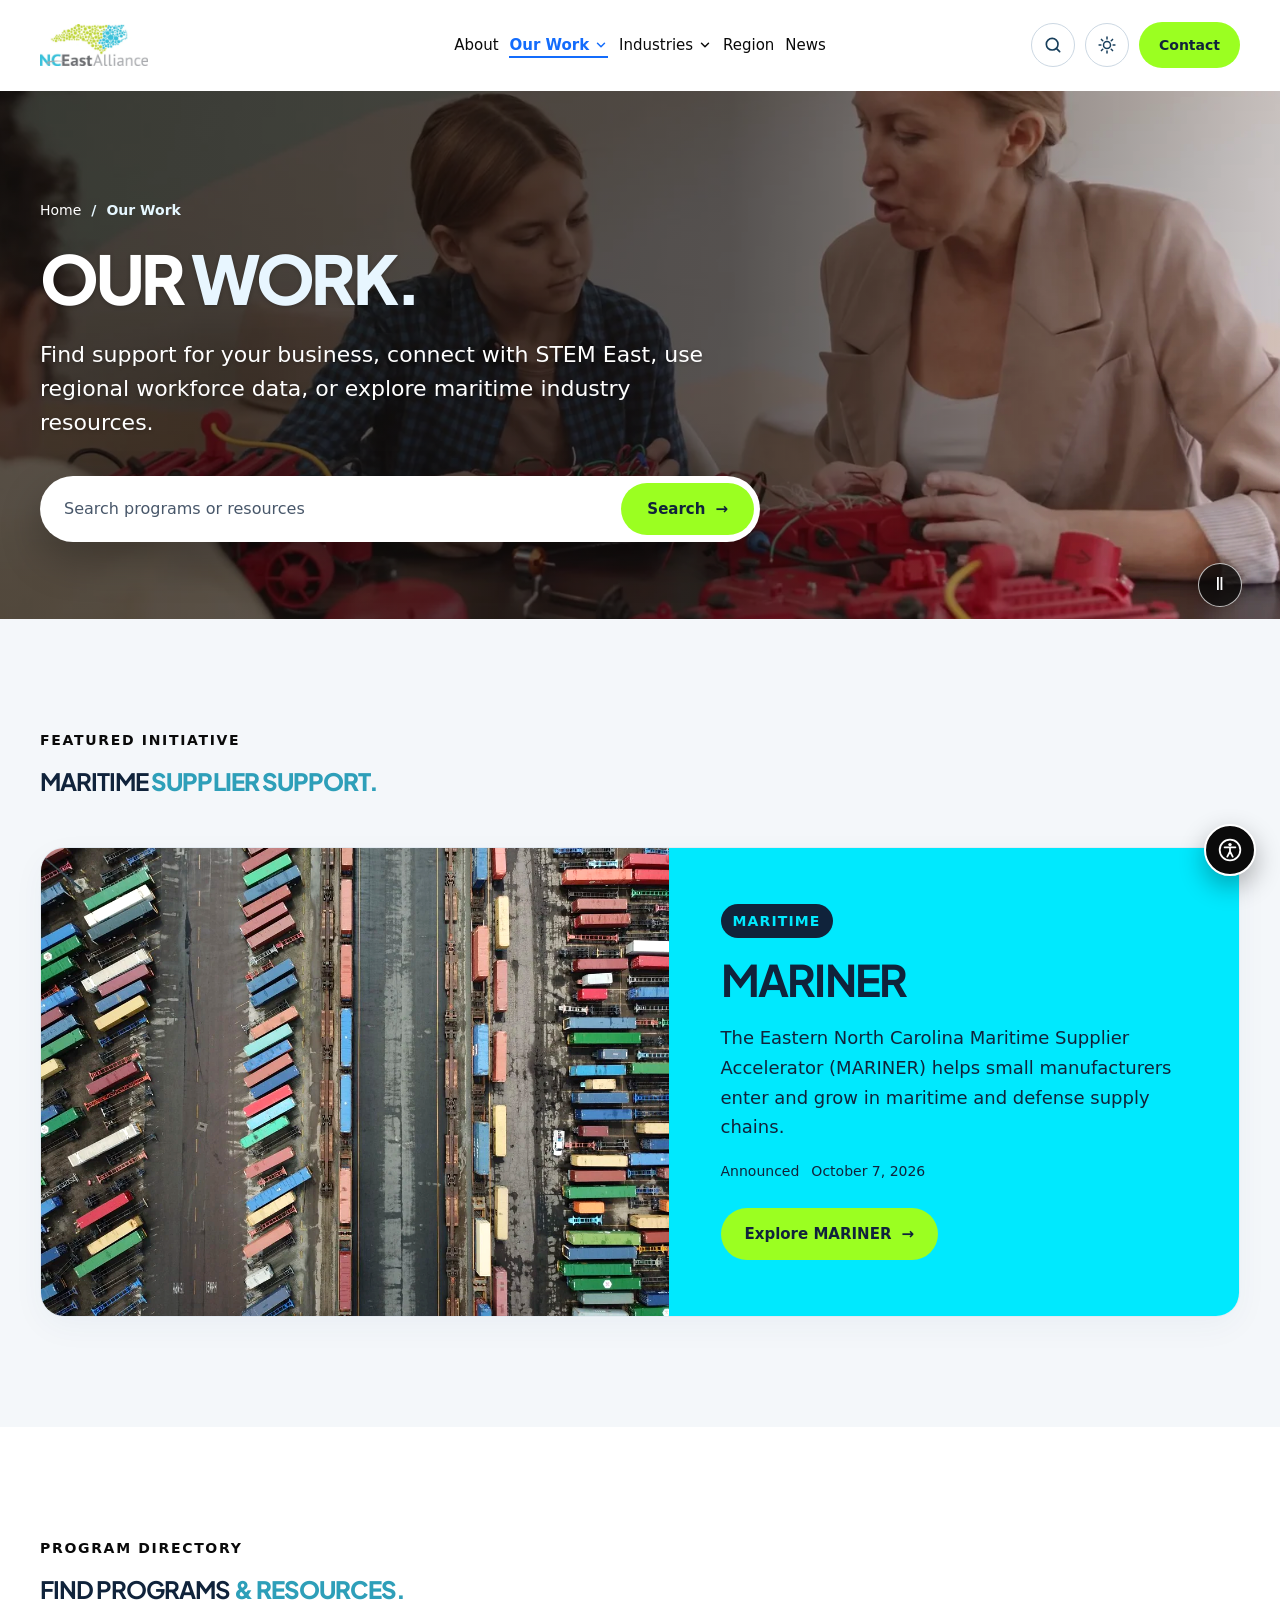
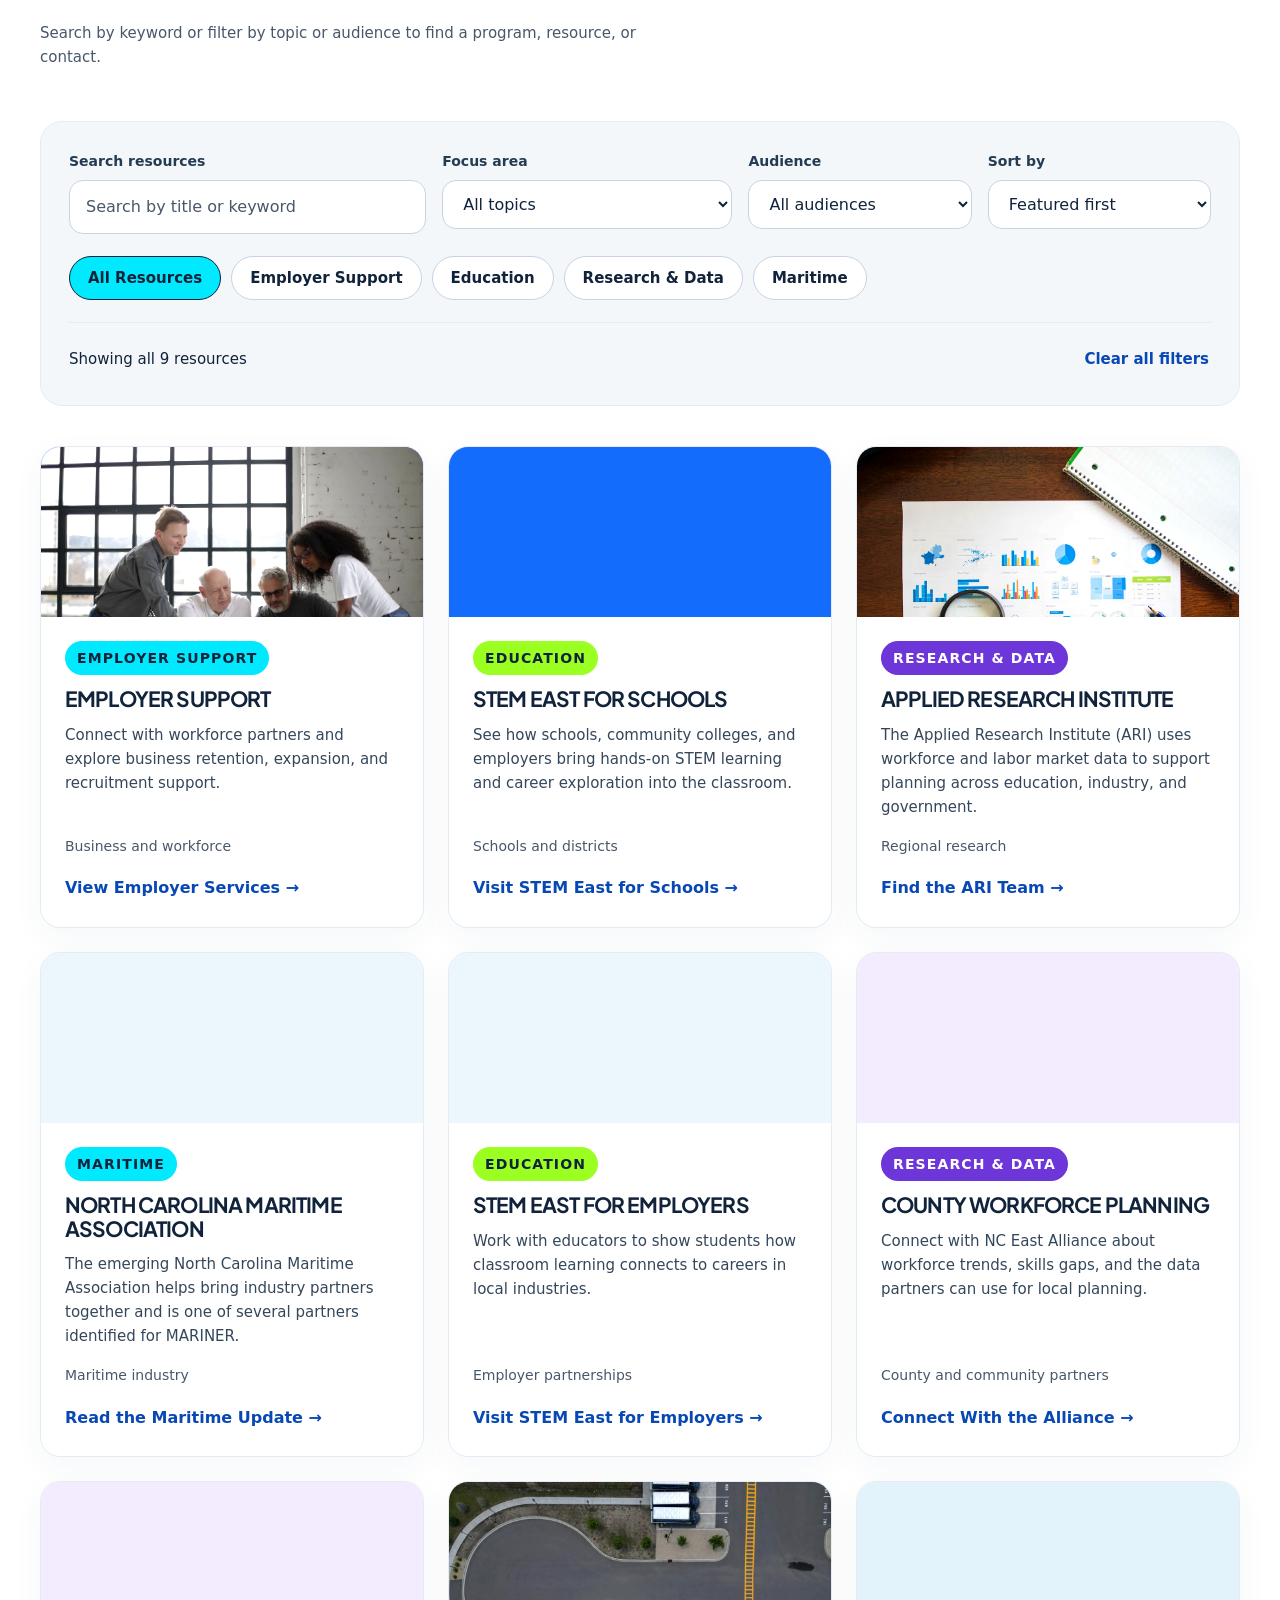
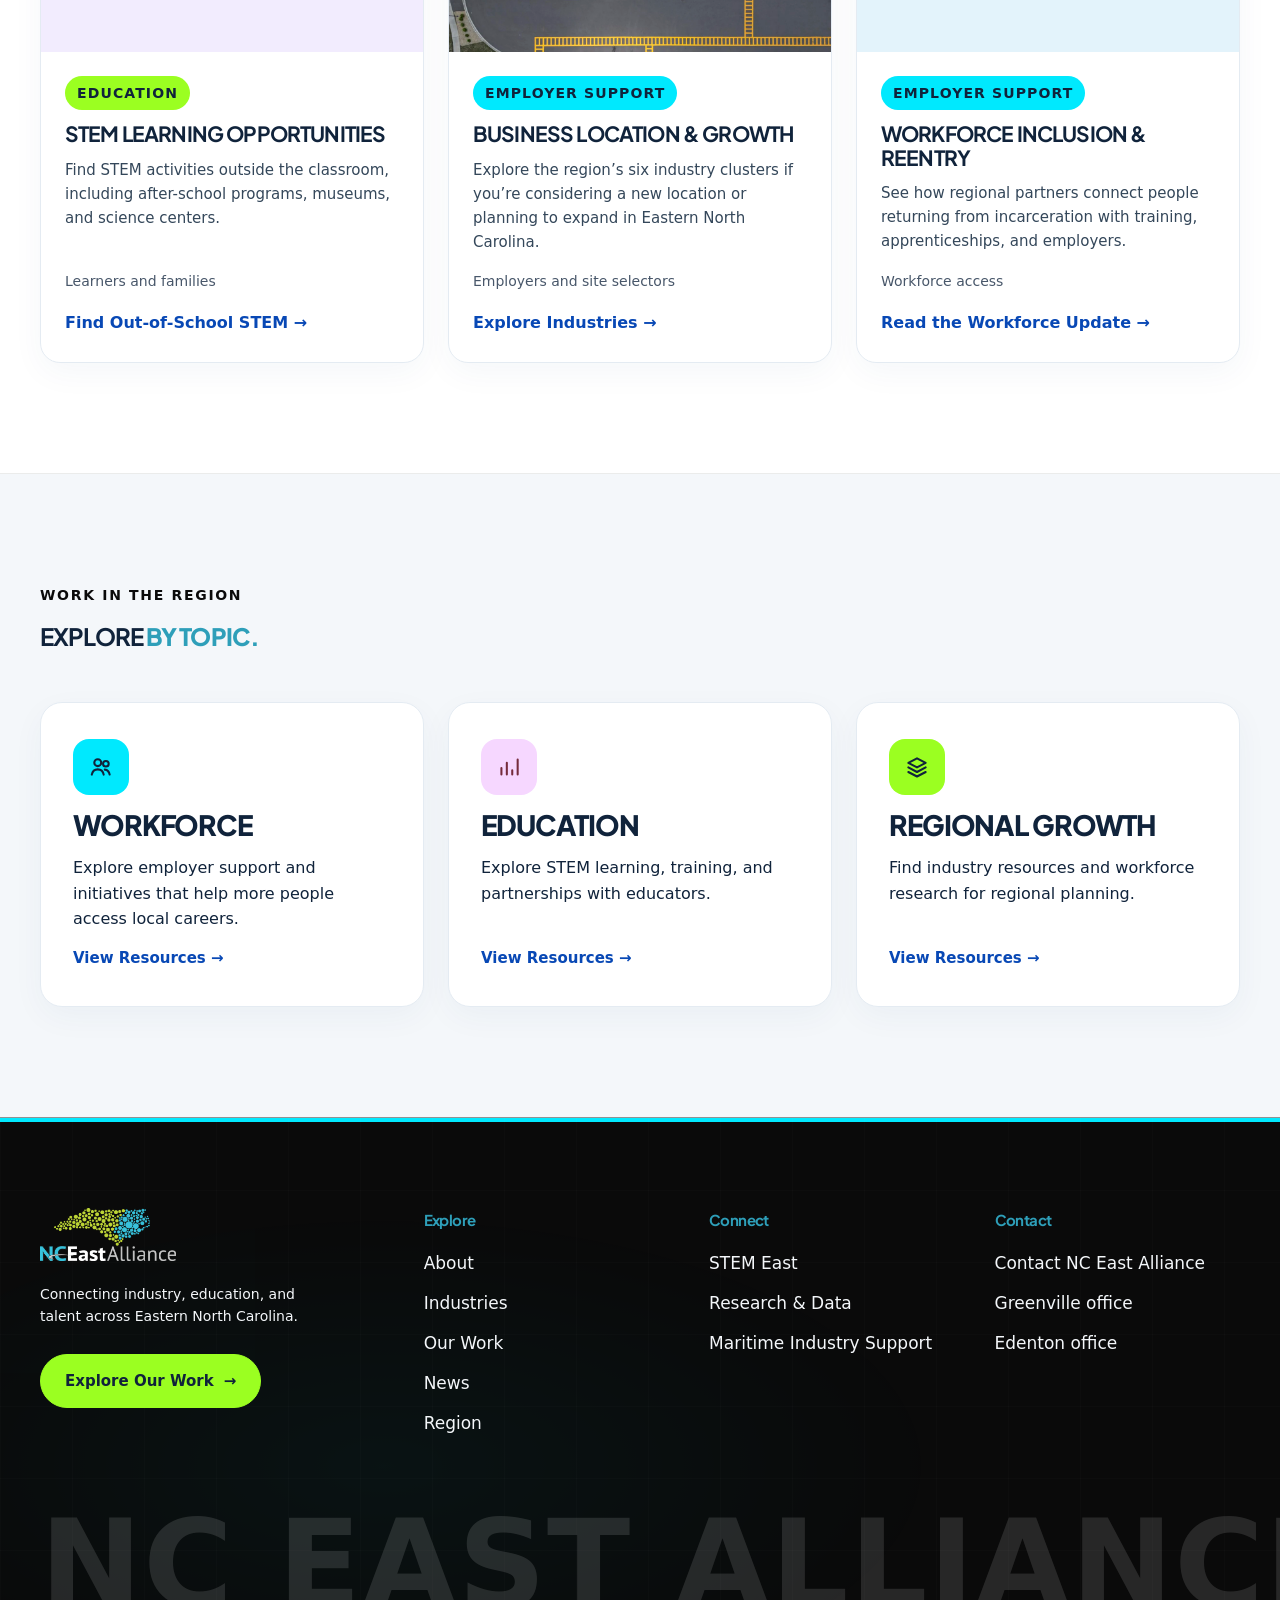
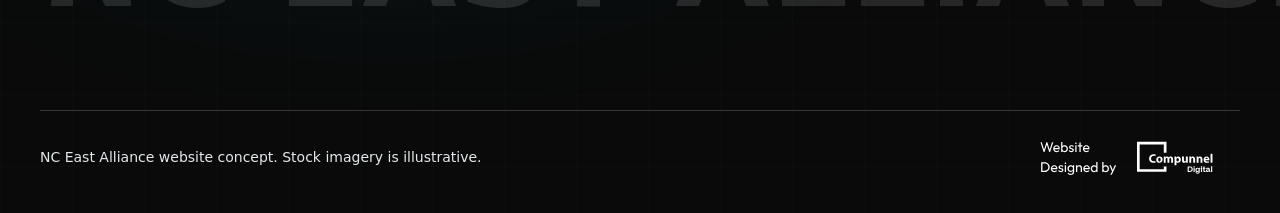
<file: our-work.html>
<!DOCTYPE html>
<html lang="en">
<head>
<meta charset="utf-8">
<meta content="width=device-width, initial-scale=1, viewport-fit=cover" name="viewport">
<meta content="light" name="color-scheme">
<title>Our Work | NC East Alliance</title>
<meta name="description" content="Find employer support, education partnerships, regional research, and maritime industry resources from NC East Alliance."><link href="https://fonts.googleapis.com" rel="preconnect">
<link href="https://fonts.googleapis.com/css2?family=Archivo:wdth,wght@62..125,100..900&amp;display=swap" rel="stylesheet">
<style>
  :root {
    --surface: #FFFFFF;
    --on-dark: #FFFFFF;
    --dark-surface: #10233B;
    --header-bg: rgba(255,255,255,.92);
    --ink-soft: #55585F;
    --red: #136CFC;
    --red-dark: #0848B5;
    --red-tint: #E5F3FA;
    --white: #FFFFFF;
    --paper: #F4F7FA;
    --grey-100: #E8E8E6;
    --grey-300: #C9CACE;
    --grey-500: #72757C;
    --grey-700: #3A3C41;
    --mid: #0848B5;
    --light: #A6A9B0;
    --charcoal: #10233B;
    --radius: 16px;
    --max: 1200px;
    --serif: "Archivo", "Arial Black", Arial, sans-serif;
    --sans: "Inter", system-ui, -apple-system, "Segoe UI", Roboto, sans-serif;
    --ease: cubic-bezier(.2,.7,.2,1);
  }
  * { box-sizing: border-box; margin: 0; padding: 0; }
  html { scroll-behavior: smooth; scroll-padding-top: 80px; }
  body { font-family: var(--sans); color: var(--charcoal); background: var(--paper); line-height: 1.6; -webkit-font-smoothing: antialiased; overflow-x: hidden; }
  a { color: inherit; text-decoration: none; }
  button, input, select, textarea { font: inherit; }
  [hidden] { display: none !important; }
  .container { width: min(100% - 48px, var(--max)); margin-inline: auto; }
  section { padding: 110px 0; }
  .display { font-family: var(--serif); font-weight: 400; line-height: 1.05; letter-spacing: -0.02em; }
  .display em { font-style: italic; font-weight: 700; }
  .eyebrow { display: block; font-size: 14px; font-weight: 600; letter-spacing: .12em; text-transform: uppercase; color: var(--grey-500); margin-bottom: 18px; }
  .eyebrow.red { color: var(--red); }
  h3 { font-size: 20px; font-weight: 600; line-height: 1.3; }
  p { color: var(--grey-500); }
  .muted-link { font-weight: 600; display: inline-flex; gap: 8px; align-items: center; transition: color .2s; }
  .muted-link:hover { color: var(--red); }
  .muted-link span { display: inline-block; transition: transform .3s var(--ease); }
  .muted-link:hover span { transform: translate(3px,-3px); }

  
  .reveal { opacity: 0; transform: translateY(28px); transition: opacity .9s var(--ease), transform .9s var(--ease); transition-delay: var(--d, 0s); }
  .reveal.in { opacity: 1; transform: none; }

  
  #scroll-bar { position: fixed; top: 0; left: 0; height: 3px; width: 0; background: var(--red); z-index: 100; }

  
  .btn { display: inline-flex; align-items: center; justify-content: center; gap: 10px; padding: 14px 24px; border-radius: 999px; font-weight: 600; font-size: 15px; border: 0; cursor: pointer; transition: background .25s, color .25s, border-color .25s, transform .25s var(--ease), box-shadow .25s; position: relative; overflow: hidden; }
  .btn .arr { display: inline-block; transition: transform .3s var(--ease); }
  .btn:hover .arr { transform: translateX(4px); }
  .btn:hover { transform: translateY(-2px); box-shadow: 0 10px 24px rgba(28,29,32,.18); }
  .btn:active { transform: scale(.97); }
  .btn-red { background: var(--red); color: var(--on-dark); }
  .btn-red:hover { background: var(--red-dark); }
  .btn-dark { background: var(--dark-surface); color: var(--on-dark); }
  .btn-ghost { background: transparent; color: var(--charcoal); border: 1px solid var(--grey-300); }
  .btn-ghost:hover { border-color: var(--charcoal); }
  .btn-white { background: var(--surface); color: var(--charcoal); }
  .icon-btn { width: 52px; height: 52px; border-radius: 50%; border: 1px solid var(--grey-300); background: var(--surface); display: grid; place-items: center; cursor: pointer; font-size: 18px; color: var(--charcoal); transition: all .25s var(--ease); }
  .icon-btn:hover { border-color: var(--charcoal); transform: scale(1.06); }
  .icon-btn:active { transform: scale(.94); }

  
  .email-form { display: flex; align-items: center; background: var(--surface); border-radius: 999px; padding: 6px 6px 6px 22px; max-width: 520px; border: 1px solid var(--grey-300); transition: box-shadow .3s, border-color .3s; }
  .email-form:focus-within { border-color: var(--red); box-shadow: 0 0 0 4px var(--red-tint); }
  .email-form input { flex: 1; border: 0; outline: none; font-size: 15px; background: transparent; min-width: 0; }
  .email-form .btn { padding: 12px 22px; }
  .email-form.on-dark { background: #26282D; border-color: #3A3C41; }
  .email-form.on-dark input { color: var(--on-dark); }
  .email-form.on-dark input::placeholder { color: var(--grey-500); }

  
  header { position: sticky; top: 0; z-index: 50; background: var(--header-bg); backdrop-filter: blur(12px); border-bottom: 1px solid transparent; transition: border-color .3s, box-shadow .3s; padding-top: env(safe-area-inset-top, 0px); }
  header.scrolled { border-color: var(--grey-100); box-shadow: 0 8px 24px rgba(28,29,32,.05); }
  .nav { display: grid; grid-template-columns: 1fr auto 1fr; align-items: center; height: 72px; }
  .nav-left, .nav-right { display: flex; align-items: center; gap: 28px; }
  .nav-right { justify-content: flex-end; }
  .nav-left a, .nav-right a.plain { font-size: 14px; font-weight: 500; color: var(--grey-700); position: relative; padding: 4px 0; }
  .nav-left a::after, .nav-right a.plain::after { content: ""; position: absolute; left: 0; bottom: 0; height: 1px; width: 100%; background: var(--red); transform: scaleX(0); transform-origin: right; transition: transform .35s var(--ease); }
  .nav-left a:hover, .nav-right a.plain:hover { color: var(--red); }
  .nav-left a:hover::after, .nav-right a.plain:hover::after { transform: scaleX(1); transform-origin: left; }
  .logo { font-weight: 800; font-size: 22px; letter-spacing: -0.03em; display: inline-flex; align-items: center; gap: 8px; }
  .logo-mark { width: 26px; height: 26px; border-radius: 7px; background: var(--red); color: var(--on-dark); display: grid; place-items: center; font-size: 14px; transition: transform .5s var(--ease); }
  .logo:hover .logo-mark { transform: rotate(-12deg) scale(1.08); }
  .menu-toggle { display: none; background: none; border: 0; font-size: 26px; cursor: pointer; }

  
  .hero { position: relative; background: var(--dark-surface); color: var(--on-dark); padding: 150px 0 180px; overflow: hidden; --mx: 70%; --my: 30%; }
  .hero::before { content: ""; position: absolute; inset: 0; background: linear-gradient(90deg, rgba(4,28,44,.84), rgba(4,28,44,.38)); }
  .hero::after { content: ""; position: absolute; inset: 0; background: radial-gradient(520px circle at var(--mx) var(--my), rgba(255,255,255,.10), transparent 60%); pointer-events: none; transition: background .2s; }
  .hero .container { position: relative; z-index: 1; }
  .hero h1 { font-size: clamp(40px, 5.2vw, 72px); max-width: 880px; }
  .hero h1 .line { display: block; overflow: hidden; }
  .hero h1 .line > span { display: inline-block; transform: translateY(105%); animation: rise 1s var(--ease) forwards; }
  .hero h1 .line:nth-child(2) > span { animation-delay: .12s; }
  .hero .sub { color: #B8BAC0; font-size: 19px; max-width: 560px; margin: 28px 0 40px; opacity: 0; animation: fade 1s .35s var(--ease) forwards; }
  .hero .email-form { opacity: 0; animation: fade 1s .5s var(--ease) forwards; }
  .hero-side { position: absolute; right: 24px; bottom: 0; max-width: 260px; font-size: 14px; color: #9A9CA3; }
  .hero-motion { position: absolute; inset: 0; pointer-events: none; opacity: .6; overflow: hidden; z-index: 0; }

  
  .stats-wrap { background: var(--surface); border: 1px solid var(--grey-100); border-radius: var(--radius); overflow: hidden; margin-top: -90px; position: relative; z-index: 2; box-shadow: 0 24px 60px rgba(28,29,32,.08); }
  .stat-top { display: grid; grid-template-columns: 1fr 1fr; }
  .stat-top > div { padding: 44px 48px; transition: background .3s; }
  .stat-top > div:hover { background: #FAFAF9; }
  .stat-top > div + div { border-left: 1px solid var(--grey-100); }
  .big-stat { font-family: var(--serif); font-size: 64px; line-height: 1; letter-spacing: -0.02em; font-variant-numeric: tabular-nums; }
  .stat-top p { margin-top: 12px; font-size: 14px; }
  .logo-grid { display: grid; grid-template-columns: repeat(6, 1fr); border-top: 1px solid var(--grey-100); }
  .logo-grid div { padding: 30px 16px; text-align: center; font-weight: 700; color: var(--grey-300); font-size: 17px; border-right: 1px solid var(--grey-100); transition: color .3s, transform .3s var(--ease); cursor: default; }
  .logo-grid div:hover { color: var(--charcoal); transform: translateY(-2px); }
  .logo-grid div:last-child { border-right: 0; }

  
  .products-head { display: flex; justify-content: space-between; align-items: end; gap: 32px; margin-bottom: 56px; flex-wrap: wrap; }
  .products-head h2 { font-size: clamp(38px, 5vw, 60px); }
  .products-nav { display: flex; gap: 12px; }
  .pcards { display: flex; gap: 16px; height: 620px; }
  .pcard { position: relative; flex: 1 1 0; min-width: 0; border-radius: var(--radius); overflow: hidden; cursor: pointer; color: var(--on-dark); background: var(--c); transition: flex-grow .9s var(--ease), background .5s, transform .4s var(--ease); --t: #fff; color: var(--t); outline: none; }
  .pcard.active { flex-grow: 5; cursor: default; }
  .pcard:not(.active):hover { transform: translateY(-6px); }
  .pcard:focus-visible { box-shadow: 0 0 0 3px var(--paper), 0 0 0 5px var(--charcoal); }
  .pcard::before { content: ""; position: absolute; inset: 0; background: repeating-linear-gradient(135deg, rgba(255,255,255,.06) 0 2px, transparent 2px 22px); pointer-events: none; }
  .pc-rail { position: absolute; inset: 0; display: flex; flex-direction: column; justify-content: space-between; align-items: center; padding: 30px 0; transition: opacity .4s var(--ease); }
  .pcard.active .pc-rail { opacity: 0; pointer-events: none; }
  .pc-num { font-size: 14px; font-weight: 600; opacity: .8; }
  .pc-name { writing-mode: vertical-rl; transform: rotate(180deg); font-family: var(--sans); font-weight: 700; font-size: 20px; letter-spacing: -0.01em; white-space: nowrap; }
  .pc-plus { width: 36px; height: 36px; border-radius: 50%; border: 1px solid currentColor; display: grid; place-items: center; font-size: 16px; transition: transform .4s var(--ease), background .3s; opacity: .85; }
  .pcard:not(.active):hover .pc-plus { transform: rotate(90deg); background: rgba(255,255,255,.18); }
  .pc-content { position: absolute; top: 40px; bottom: 40px; left: 40px; right: 40px; min-width: 620px; display: grid; grid-template-columns: 1.05fr 1fr; gap: 40px; opacity: 0; transition: opacity .5s var(--ease) .25s; pointer-events: none; }
  .pcard.active .pc-content { opacity: 1; pointer-events: auto; }
  .pc-text { display: flex; flex-direction: column; min-height: 0; }
  .pc-brand { font-size: 14px; letter-spacing: .14em; text-transform: uppercase; font-weight: 700; opacity: .85; }
  .pc-title { font-family: var(--sans); font-size: 26px; font-weight: 700; letter-spacing: -0.01em; margin-top: 8px; }
  .pc-quote { font-family: var(--serif); font-size: 21px; line-height: 1.35; margin-top: 26px; }
  .pc-person { margin-top: 22px; font-size: 14px; opacity: .9; }
  .pc-person strong { display: block; font-size: 15px; }
  .pc-more { margin-top: 22px; font-weight: 600; font-size: 15px; display: inline-flex; gap: 8px; align-items: center; align-self: flex-start; padding-bottom: 3px; background: linear-gradient(currentColor, currentColor) no-repeat 0 100% / 0 1px; transition: background-size .4s var(--ease), gap .3s; }
  .pc-more:hover { background-size: 100% 1px; gap: 12px; }
  .pc-metric { margin-top: auto; }
  .pc-metric .num { font-family: var(--serif); font-size: 54px; line-height: 1; }
  .pc-metric .lbl { font-size: 14px; opacity: .88; margin-top: 8px; max-width: 260px; }
  .pc-media { position: relative; border-radius: 12px; overflow: hidden; background: var(--mid); min-height: 0; }
  .pc-media .motion-dots { background-image: radial-gradient(circle, rgba(255,255,255,.28) 1.5px, transparent 2px); }
  .pc-media .motion-beam { background: linear-gradient(90deg, transparent, rgba(255,255,255,.35), transparent); }
  .pc-media .cap { position: absolute; left: 16px; bottom: 14px; z-index: 2; font-size: 14px; letter-spacing: .08em; text-transform: uppercase; font-weight: 600; opacity: .85; }
  .pc-media .shape { position: absolute; inset: 22% 18%; border-radius: 22px; border: 1px solid rgba(255,255,255,.35); animation: spin 14s linear infinite; }
  .pc-media .shape.b { inset: 34% 30%; animation-duration: 9s; animation-direction: reverse; border-style: dashed; }
  .pcards-foot { display: flex; justify-content: space-between; align-items: center; margin-top: 28px; gap: 20px; flex-wrap: wrap; }
  .pc-dots { display: flex; gap: 10px; }
  .pc-dots button { width: 10px; height: 10px; border-radius: 999px; border: 0; background: var(--grey-300); cursor: pointer; transition: width .4s var(--ease), background .3s; padding: 0; }
  .pc-dots button.on { width: 36px; background: var(--red); }
  .pc-dots button:hover:not(.on) { background: var(--grey-500); }
  .pc-arrows { display: flex; gap: 12px; }

  
  .customers-head { display: flex; justify-content: space-between; align-items: end; margin-bottom: 40px; flex-wrap: wrap; gap: 24px; }
  .customers-head h2 { font-size: clamp(38px, 5vw, 56px); max-width: 560px; }
  .customers-box { background: var(--dark-surface); color: var(--on-dark); border-radius: 20px; overflow: hidden; }
  .cust-tabs { display: grid; grid-template-columns: repeat(4, 1fr); border-bottom: 1px solid #33353B; position: relative; }
  .cust-tab { padding: 22px 32px; background: none; border: 0; color: #8B8E96; text-align: left; cursor: pointer; border-right: 1px solid #33353B; transition: color .3s, background .3s; }
  .cust-tab:last-child { border-right: 0; }
  .cust-tab:hover { color: var(--on-dark); }
  .cust-tab strong { display: block; color: inherit; font-size: 16px; }
  .cust-tab span { font-size: 14px; }
  .cust-tab.active { color: var(--on-dark); background: #24262B; }
  .cust-bar { position: absolute; bottom: 0; height: 3px; background: var(--red); transition: left .5s var(--ease), width .5s var(--ease); }
  .cust-body { padding: 56px; display: grid; grid-template-columns: 1.3fr 1fr; gap: 48px; animation: fadeUp .6s var(--ease); }
  .cust-body blockquote { font-family: var(--serif); font-size: 30px; line-height: 1.3; }
  .cust-body .by { margin-top: 28px; font-size: 14px; color: #B8BAC0; }
  .cust-body .by strong { color: var(--on-dark); display: block; }
  .cust-body .readmore { margin-top: 28px; display: inline-flex; color: var(--on-dark); font-weight: 600; gap: 8px; background: linear-gradient(var(--on-dark), var(--on-dark)) no-repeat 0 100% / 0 1px; padding-bottom: 3px; transition: background-size .4s var(--ease); }
  .cust-body .readmore:hover { background-size: 100% 1px; }
  .cust-kpis { display: grid; gap: 28px; align-content: center; }
  .kpi { border-left: 2px solid var(--red); padding-left: 20px; transition: transform .35s var(--ease), border-color .3s; }
  .kpi:hover { transform: translateX(6px); border-color: #9BFF21; }
  .kpi .v { font-family: var(--serif); font-size: 44px; line-height: 1; }
  .kpi .l { font-size: 14px; color: #A3A6AD; margin-top: 6px; }
  .cust-quotes { border-top: 1px solid #33353B; padding: 32px 56px; display: flex; justify-content: space-between; align-items: center; gap: 24px; }
  .cust-quotes p { color: #D7D8DC; font-family: var(--serif); font-size: 20px; max-width: 680px; }
  .cust-quotes .icon-btn { background: transparent; color: var(--on-dark); border-color: #4A4D55; }
  .cust-quotes .icon-btn:hover { border-color: var(--on-dark); }

  
  .dark-section { background: var(--dark-surface); color: var(--on-dark); }
  .dark-section p { color: #9A9CA3; }
  .dark-head { max-width: 720px; margin-bottom: 64px; }
  .dark-head h2 { font-size: clamp(40px, 5vw, 60px); }
  .acc { border-top: 1px solid #33353B; }
  .acc-row { border-bottom: 1px solid #33353B; }
  .acc-btn { width: 100%; display: grid; grid-template-columns: 180px 1fr 44px; align-items: center; gap: 24px; padding: 28px 0; background: none; border: 0; color: var(--on-dark); cursor: pointer; text-align: left; }
  .acc-btn .kicker { font-size: 14px; color: #8B8E96; transition: color .3s; }
  .acc-btn .title { font-family: var(--serif); font-size: clamp(26px, 3vw, 38px); transition: color .3s, transform .4s var(--ease); }
  .acc-btn:hover .title { color: #9BFF21; transform: translateX(8px); }
  .acc-btn:hover .kicker { color: var(--on-dark); }
  .acc-btn .plus { width: 40px; height: 40px; border-radius: 50%; border: 1px solid #4A4D55; display: grid; place-items: center; transition: transform .4s var(--ease), background .3s, border-color .3s; justify-self: end; }
  .acc-row.open .plus { transform: rotate(45deg); background: var(--red); border-color: var(--red); }
  .acc-panel { display: grid; grid-template-columns: 180px 1fr; gap: 24px; padding: 0 0 32px; animation: fadeUp .5s var(--ease); }
  .acc-panel p { max-width: 640px; }
  .acc-panel ul { list-style: none; display: flex; flex-wrap: wrap; gap: 10px; margin-top: 18px; }
  .acc-panel li { font-size: 14px; padding: 6px 12px; border: 1px solid #3A3C41; border-radius: 999px; color: #C9CACE; transition: border-color .3s, color .3s, transform .3s var(--ease); }
  .acc-panel li:hover { border-color: var(--red); color: var(--on-dark); transform: translateY(-2px); }

  
  @keyframes drift { to { background-position: 28px 28px; } }
  @keyframes beam { from { transform: translateX(-120%); } to { transform: translateX(320%); } }
  @keyframes bar { 0%, 100% { transform: scaleY(.22); } 50% { transform: scaleY(1); } }
  @keyframes sweep { 0% { background-position: 0% 50%; } 50% { background-position: 100% 50%; } 100% { background-position: 0% 50%; } }
  @keyframes spin { to { transform: rotate(360deg); } }
  @keyframes rise { to { transform: translateY(0); } }
  @keyframes fade { to { opacity: 1; } }
  @keyframes fadeUp { from { opacity: 0; transform: translateY(14px); } to { opacity: 1; transform: none; } }
  @keyframes blink { 0%, 80%, 100% { opacity: .2; } 40% { opacity: 1; } }
  .motion-dots { position: absolute; inset: -28px; background-image: radial-gradient(circle, rgba(255,255,255,.22) 1.5px, transparent 2px); background-size: 28px 28px; animation: drift 8s linear infinite; }
  .motion-beam { position: absolute; top: 0; bottom: 0; left: 0; width: 35%; background: linear-gradient(90deg, transparent, rgba(0,65,219,.6), transparent); animation: beam 6s ease-in-out infinite; }
  .loop { position: relative; height: 280px; border-radius: 20px; overflow: hidden; background: var(--dark-surface); isolation: isolate; }
  .loop .bars { position: absolute; left: 8%; right: 8%; bottom: 0; height: 58%; display: flex; align-items: flex-end; gap: 10px; z-index: 1; }
  .loop .bars i { flex: 1; height: 100%; background: var(--red); border-radius: 6px 6px 0 0; transform-origin: bottom; animation: bar 2.4s ease-in-out infinite; }
  .loop .bars i:nth-child(odd) { background: #6B6E75; }
  .loop-label { position: absolute; left: 32px; top: 28px; z-index: 2; color: var(--on-dark); font-size: 14px; letter-spacing: .14em; text-transform: uppercase; font-weight: 600; }

  
  .mission-top { display: grid; grid-template-columns: 1.6fr 1fr; gap: 48px; align-items: end; margin-bottom: 72px; }
  .mission-top h2 { font-size: clamp(38px, 5vw, 60px); }
  
  .mission-year { text-align: right; }
  .mission-year .yr { font-family: var(--serif); font-size: 64px; line-height: 1; }
  .mission-year p { font-size: 14px; margin-top: 8px; }
  .mission-cols { display: grid; grid-template-columns: repeat(3, 1fr); border-top: 1px solid var(--grey-300); }
  .mission-col { padding: 36px 36px 36px 0; transition: transform .4s var(--ease); }
  .mission-col:hover { transform: translateY(-4px); }
  .mission-col + .mission-col { padding-left: 36px; border-left: 1px solid var(--grey-300); }
  .mission-col .sub { font-size: 14px; color: var(--red); font-weight: 600; margin: 8px 0 14px; }
  .mission-col p { font-size: 15px; }

  
  .industries { background: var(--surface); }
  .ind-head { display: grid; grid-template-columns: 1fr 1fr; gap: 48px; align-items: end; margin-bottom: 56px; }
  .ind-head h2 { font-size: clamp(38px, 5vw, 56px); }
  .ind-grid { display: grid; grid-template-columns: repeat(3, 1fr); border: 1px solid var(--grey-100); border-radius: 20px; overflow: hidden; }
  .ind-card { padding: 44px 40px; min-height: 240px; display: flex; flex-direction: column; border-right: 1px solid var(--grey-100); border-bottom: 1px solid var(--grey-100); transition: background .35s, color .35s; cursor: pointer; position: relative; }
  .ind-card:nth-child(3n) { border-right: 0; }
  .ind-card:nth-last-child(-n+3) { border-bottom: 0; }
  .ind-card::before { content: ""; position: absolute; left: 0; top: 0; height: 3px; width: 100%; background: var(--red); transform: scaleX(0); transform-origin: left; transition: transform .5s var(--ease); }
  .ind-card:hover { background: var(--red-tint); }
  .ind-card:hover::before { transform: scaleX(1); }
  .ind-card h3 { font-size: 22px; margin-bottom: 12px; }
  .ind-card p { font-size: 15px; }
  .ind-card .go { margin-top: auto; padding-top: 28px; font-size: 20px; color: var(--charcoal); transition: transform .4s var(--ease), color .3s; display: inline-block; }
  .ind-card:hover .go { transform: translateX(8px); color: var(--red); }

  
  .strip { background: var(--paper); padding: 72px 0; border-top: 1px solid var(--grey-100); }
  .strip-grid { display: grid; grid-template-columns: repeat(3, 1fr); gap: 32px; }
  .strip-item { display: flex; gap: 16px; align-items: flex-start; transition: transform .35s var(--ease); }
  .strip-item:hover { transform: translateY(-3px); }
  .strip-item .ic { flex: 0 0 44px; height: 44px; border-radius: 12px; background: var(--surface); border: 1px solid var(--grey-100); display: grid; place-items: center; color: var(--red); font-weight: 700; transition: background .3s, color .3s, transform .4s var(--ease); }
  .strip-item:hover .ic { background: var(--red); color: var(--on-dark); transform: rotate(-8deg); }
  .strip-item strong { display: block; font-size: 15px; }
  .strip-item span { font-size: 14px; color: var(--grey-500); }

  
  .calc { background: var(--surface); }
  .calc-box { display: grid; grid-template-columns: 1fr 1fr; gap: 64px; align-items: center; }
  .calc-box h2 { font-size: clamp(36px, 4.5vw, 52px); margin-bottom: 18px; }
  .calc-box label { display: flex; justify-content: space-between; font-size: 14px; font-weight: 600; color: var(--charcoal); margin: 26px 0 10px; }
  .calc-box label span { color: var(--red); font-variant-numeric: tabular-nums; }
  .calc-box input[type=range] { width: 100%; accent-color: var(--red); cursor: pointer; }
  .calc-result { background: var(--dark-surface); color: var(--on-dark); border-radius: 20px; padding: 48px; transition: transform .4s var(--ease), box-shadow .4s; }
  .calc-result:hover { transform: translateY(-4px); box-shadow: 0 24px 50px rgba(28,29,32,.2); }
  .calc-result .label { font-size: 14px; color: #9A9CA3; letter-spacing: .08em; text-transform: uppercase; }
  .calc-result .amt { font-family: var(--serif); font-size: 72px; line-height: 1; margin: 14px 0 8px; font-variant-numeric: tabular-nums; }
  .calc-result .amt span { color: #9BFF21; }
  .calc-result p { color: #9A9CA3; font-size: 14px; margin-bottom: 28px; }

  
  .cta { background: var(--red); color: var(--on-dark); text-align: center; padding: 120px 0; }
  .cta h2 { font-family: var(--serif); font-size: clamp(44px, 6vw, 80px); font-weight: 400; line-height: 1.02; letter-spacing: -0.02em; }
  .cta h2 em { font-weight: 700; }
  .cta p { color: #E5F3FA; margin: 24px auto 40px; max-width: 540px; font-size: 18px; }
  .cta .email-form { margin: 0 auto; background: var(--surface); border-color: transparent; }
  .cta .email-form .btn { background: var(--dark-surface); }
  .cta .email-form .btn:hover { background: #000; }

  
  footer { background: var(--grey-100); padding: 90px 0 36px; color: var(--grey-700); }
  .footer-grid { display: grid; grid-template-columns: 1.6fr repeat(4, 1fr); gap: 40px; }
  footer .logo { color: var(--charcoal); margin-bottom: 20px; }
  footer .about { font-size: 14px; color: var(--grey-500); max-width: 300px; }
  footer h4 { font-size: 14px; color: var(--charcoal); font-weight: 700; margin-bottom: 18px; }
  footer ul { list-style: none; display: grid; gap: 11px; }
  footer ul a { font-size: 14px; color: var(--grey-700); background: linear-gradient(var(--red), var(--red)) no-repeat 0 100% / 0 1px; padding-bottom: 2px; transition: background-size .35s var(--ease), color .3s; display: inline-block; justify-self: start; }
  footer ul a:hover { color: var(--red); background-size: 100% 1px; }
  .footer-bottom { margin-top: 72px; padding-top: 26px; border-top: 1px solid var(--grey-300); display: flex; justify-content: space-between; flex-wrap: wrap; gap: 16px; font-size: 14px; color: var(--grey-500); }
  .footer-bottom a { margin-left: 18px; transition: color .3s; }
  .footer-bottom a:hover { color: var(--red); }
  .media-credit { font-size: 14px; margin-top: 8px; max-width: 620px; }

  
  .assist { position: fixed; right: 24px; bottom: 24px; z-index: 60; background: var(--dark-surface); color: var(--on-dark); border: 0; border-radius: 999px; padding: 14px 22px 14px 16px; display: inline-flex; gap: 10px; align-items: center; font-weight: 600; font-size: 14px; cursor: pointer; box-shadow: 0 12px 30px rgba(0,0,0,.25); transition: transform .3s var(--ease); }
  .assist:hover { transform: translateY(-3px); }
  .assist .dot { width: 22px; height: 22px; border-radius: 50%; background: var(--red); display: grid; place-items: center; font-size: 14px; animation: pulse 2.4s ease infinite; }
  @keyframes pulse { 0% { box-shadow: 0 0 0 0 rgba(0,65,219,.6); } 70% { box-shadow: 0 0 0 10px rgba(0,65,219,0); } 100% { box-shadow: 0 0 0 0 rgba(0,65,219,0); } }
  .assist-panel { position: fixed; right: 24px; bottom: 90px; z-index: 60; width: 300px; background: var(--surface); border-radius: 18px; padding: 20px; box-shadow: 0 24px 50px rgba(28,29,32,.18); opacity: 0; transform: translateY(12px) scale(.96); transform-origin: bottom right; pointer-events: none; transition: opacity .3s, transform .4s var(--ease); }
  .assist-panel.open { opacity: 1; transform: none; pointer-events: auto; }
  .assist-panel .msg { font-size: 14px; color: var(--grey-700); background: var(--paper); border-radius: 12px; padding: 12px 14px; min-height: 44px; }
  .assist-panel .typing span { display: inline-block; width: 6px; height: 6px; margin-right: 4px; border-radius: 50%; background: var(--grey-500); animation: blink 1.2s infinite; }
  .assist-panel .typing span:nth-child(2) { animation-delay: .2s; }
  .assist-panel .typing span:nth-child(3) { animation-delay: .4s; }
  .assist-panel .quick { display: flex; flex-wrap: wrap; gap: 8px; margin-top: 14px; }
  .assist-panel .quick button { border: 1px solid var(--grey-300); background: var(--surface); border-radius: 999px; padding: 6px 12px; font-size: 14px; cursor: pointer; transition: all .25s; }
  .assist-panel .quick button:hover { border-color: var(--red); color: var(--red); transform: translateY(-1px); }

  
  @media (max-width: 1080px) {
    .logo-grid { grid-template-columns: repeat(3, 1fr); }
    .logo-grid div:nth-child(3n) { border-right: 0; }
    .logo-grid div:nth-child(-n+3) { border-bottom: 1px solid var(--grey-100); }
    .footer-grid { grid-template-columns: 1fr 1fr 1fr; }
    .footer-grid > div:first-child { grid-column: 1 / -1; }
    .pc-content { min-width: 560px; }
  }
  @media (max-width: 900px) {
    section { padding: 80px 0; }
    .nav { grid-template-columns: auto 1fr; }
    .nav-left { display: none; }
    .nav-right a.plain { display: none; }
    .menu-toggle { display: block; justify-self: end; }
    .nav-left.open { display: flex; flex-direction: column; position: absolute; top: 72px; left: 0; right: 0; background: var(--paper); padding: 24px; gap: 18px; }
    .stat-top, .cust-body, .calc-box, .mission-top, .ind-head, .mission-cols, .strip-grid { grid-template-columns: 1fr; }
    .mission-year { text-align: left; }
    .mission-col, .mission-col + .mission-col { padding: 28px 0; border-left: 0; }
    .mission-col + .mission-col { border-top: 1px solid var(--grey-300); }
    .ind-grid { grid-template-columns: 1fr 1fr; }
    .ind-card:nth-child(3n) { border-right: 1px solid var(--grey-100); }
    .ind-card:nth-child(2n) { border-right: 0; }
    .ind-card:nth-last-child(-n+3) { border-bottom: 1px solid var(--grey-100); }
    .ind-card:nth-last-child(-n+2) { border-bottom: 0; }
    .cust-tabs { grid-template-columns: 1fr; }
    .cust-tab { border-right: 0; border-bottom: 1px solid #33353B; }
    .cust-bar { display: none; }
    .cust-quotes { flex-direction: column; align-items: flex-start; padding: 28px; }
    .acc-btn { grid-template-columns: 1fr 40px; }
    .acc-btn .kicker { display: none; }
    .acc-panel { grid-template-columns: 1fr; }
    .hero-side { position: static; margin-top: 40px; }
    
    .pcards { flex-direction: column; height: auto; }
    .pcard { flex: none; height: 84px; transition: height .7s var(--ease), background .5s; }
    .pcard.active { height: 640px; }
    .pcard:not(.active):hover { transform: none; }
    .pc-rail { flex-direction: row; padding: 0 26px; }
    .pc-name { writing-mode: horizontal-tb; transform: none; font-size: 18px; }
    .pc-content { position: absolute; inset: 28px; min-width: 0; grid-template-columns: 1fr; grid-template-rows: auto 1fr; gap: 24px; }
    .pc-media { min-height: 200px; }
  }
  @media (max-width: 640px) {
    .container { width: min(100% - 32px, var(--max)); }
    .logo-grid { grid-template-columns: 1fr 1fr; }
    .logo-grid div { border-right: 0 !important; }
    .logo-grid div:nth-child(odd) { border-right: 1px solid var(--grey-100) !important; }
    .logo-grid div:nth-child(-n+4) { border-bottom: 1px solid var(--grey-100); }
    .stat-top > div { padding: 28px; }
    .stat-top > div + div { border-left: 0; border-top: 1px solid var(--grey-100); }
    .stats-wrap { margin-top: -60px; }
    .ind-grid { grid-template-columns: 1fr; }
    .ind-card { border-right: 0 !important; border-bottom: 1px solid var(--grey-100) !important; }
    .ind-card:last-child { border-bottom: 0 !important; }
    .cust-body { padding: 32px 28px; }
    .calc-result { padding: 32px; }
    .footer-grid { grid-template-columns: 1fr 1fr; }
    .email-form { padding-left: 16px; }
    .email-form .btn { padding: 12px 16px; font-size: 14px; }
    .hero { padding: 110px 0 140px; }
    .assist-panel { right: 16px; width: calc(100% - 32px); }
  }
  @media (prefers-reduced-motion: reduce) {
    *, *::before, *::after { animation: none !important; transition: none !important; }
    .reveal { opacity: 1; transform: none; }
    html { scroll-behavior: auto; }
  }

  
  .hero .hero-video { position: absolute; inset: 0; width: 100%; height: 100%; object-fit: cover; z-index: 0; pointer-events: none; }
  .hero::before { z-index: 0; }
  .hero::after { z-index: 1; background: linear-gradient(90deg, rgba(0,0,0,.9) 0%, rgba(0,0,0,.45) 50%, rgba(0,0,0,0) 100%); }
  .hero .container { z-index: 2; }
  .hero-motion { display: none; }
  @media (max-width: 640px) { .hero::after { background: linear-gradient(180deg, rgba(0,0,0,.75), rgba(0,0,0,.9)); } }.theme-btn, .a11y-btn { width: 44px; height: 44px; border-radius: 50%; border: 1px solid var(--grey-300); background: var(--surface); color: var(--charcoal); display: inline-grid; place-items: center; cursor: pointer; transition: border-color .25s, transform .25s var(--ease), background .25s; padding: 0; }
  .theme-btn:hover, .a11y-btn:hover { border-color: var(--red); transform: scale(1.05); }
  .theme-btn:active, .a11y-btn:active { transform: scale(.95); }
  .theme-btn .i-sun { display: none; }.nav-right { display: flex; align-items: center; justify-content: flex-end; gap: 12px; }
  .nav-left { justify-self: center; }

  
  .a11y-wrap { position: relative; }
  .a11y-btn { color: var(--charcoal); }
  .a11y-panel { position: absolute; right: 0; bottom: 56px; width: 260px; background: var(--surface); color: var(--charcoal); border: 1px solid var(--grey-300); border-radius: 14px; padding: 18px 20px; box-shadow: 0 20px 50px rgba(28,29,32,.18); z-index: 70; animation: fadeUp .35s var(--ease); }
  .a11y-panel[hidden] { display: none !important; }
  .a11y-title { font-size: 14px; font-weight: 700; letter-spacing: .08em; text-transform: uppercase; color: var(--charcoal); margin-bottom: 10px; }
  .a11y-row { display: flex; align-items: center; gap: 10px; padding: 9px 0; font-size: 15px; color: var(--charcoal); cursor: pointer; }
  .a11y-row input { width: 18px; height: 18px; accent-color: var(--red); margin: 0; }

  
  html.a11y-text body { zoom: 1.12; }
  html.a11y-contrast { --grey-300: #6E727A; --grey-500: #3C3F46; --grey-700: #111214; --ink-soft: #1C1D20; }html.a11y-contrast a { text-decoration: underline; text-underline-offset: 3px; }
  html.a11y-motion *, html.a11y-motion *::before, html.a11y-motion *::after { animation: none !important; transition: none !important; }
  html.a11y-motion .reveal { opacity: 1; transform: none; }

  
  @media (max-width: 900px) {
    .nav { grid-template-columns: 1fr auto; }
    .nav-right { justify-self: end; }
  }

  
  .stat-top.cards { padding: 28px; gap: 24px; display: grid; grid-template-columns: 1fr 1fr; }
  .stat-top.cards > .feature-card { border: 1px solid var(--grey-100); border-radius: var(--radius); padding: 44px 44px 40px; background: var(--surface); display: flex; flex-direction: column; transition: transform .35s var(--ease), box-shadow .35s, border-color .35s; }
  .stat-top.cards > .feature-card:hover { transform: translateY(-5px); box-shadow: 0 20px 40px rgba(28,29,32,.09); border-color: var(--red-tint); }
  .fc-title { font-family: var(--serif); font-weight: 700; font-size: clamp(36px, 4.4vw, 56px); line-height: 1.08; letter-spacing: -0.02em; color: var(--charcoal); }
  .fc-text { font-size: 15px; line-height: 1.6; color: var(--ink-soft); margin: 18px 0 0; max-width: 380px; }
  .fc-btn { margin-top: auto; align-self: flex-start; margin-top: 30px; display: inline-flex; align-items: center; justify-content: center; padding: 13px 26px; background: var(--red); color: var(--on-dark); font-size: 14px; font-weight: 600; text-decoration: none; border-radius: 999px; transition: background .25s, transform .25s var(--ease), box-shadow .25s; }
  .fc-btn:hover { background: var(--red-dark); transform: translateY(-2px); box-shadow: 0 10px 22px rgba(0,65,219,.25); }
  @media (max-width: 900px) { .stat-top.cards { grid-template-columns: 1fr; } }

  
  .pc-media.has-gif { background: #000; }
  .pc-media.has-gif .motion-dots, .pc-media.has-gif .motion-beam, .pc-media.has-gif .shape { display: none; }
  .pc-media .pc-gif { position: absolute; inset: 0; width: 100%; height: 100%; object-fit: cover; object-position: 50% 30%; z-index: 0; }
  .pc-media.has-gif .cap { z-index: 2; background: rgba(0,0,0,.45); padding: 4px 10px; border-radius: 999px; color: #fff; }

  
  .a11y-fab { position: fixed; right: 24px; bottom: 90px; z-index: 60; width: 48px; height: 48px; border-radius: 50%; border: 0; background: var(--dark-surface); color: #FFFFFF; display: grid; place-items: center; cursor: pointer; box-shadow: 0 10px 26px rgba(0,0,0,.25); transition: transform .3s var(--ease), background .25s; }
  .a11y-fab:hover { transform: translateY(-2px); background: var(--red); }
  .a11y-fab:focus-visible { outline: 3px solid var(--red); outline-offset: 3px; }
  .a11y-panel { position: fixed; right: 24px; bottom: 148px; }
  @media (max-width: 640px) { .a11y-panel { right: 16px; left: 16px; width: auto; } .a11y-fab { right: 16px; } }

  
  .comm-loop .loop-video { position: absolute; inset: 0; width: 100%; height: 100%; object-fit: cover; z-index: 0; }
  .comm-loop::after { content: ""; position: absolute; inset: 0; z-index: 1; background: linear-gradient(90deg, rgba(0,0,0,.55), rgba(0,0,0,.1)); }
  .comm-loop .loop-label { z-index: 2; background: rgba(0,0,0,.45); padding: 6px 12px; border-radius: 999px; }

  
  .ind-loop .loop-video { position: absolute; inset: 0; width: 100%; height: 100%; object-fit: cover; z-index: 0; }
  .ind-loop::after { content: ""; position: absolute; inset: 0; z-index: 1; background: linear-gradient(90deg, rgba(0,0,0,.55), rgba(0,0,0,.1)); }
  .ind-loop .loop-label { z-index: 2; background: rgba(0,0,0,.45); padding: 6px 12px; border-radius: 999px; }

  
  .nav-left span { font-size: 14px; font-weight: 500; color: var(--ink-soft); cursor: default; padding: 4px 0; }
  footer ul span { font-size: 14px; color: var(--ink-soft); cursor: default; }

  
  .hero-wrap { position: relative; }
  .hero.slide { animation: heroIn .9s var(--ease); }
  @keyframes heroIn { from { opacity: 0; } to { opacity: 1; } }
  .hero-controls { position: absolute; right: 32px; bottom: 32px; z-index: 5; display: flex; gap: 12px; }
  .hero-btn { width: 52px; height: 52px; border-radius: 50%; border: 1px solid rgba(255,255,255,.55); background: rgba(0,0,0,.35); color: #FFFFFF; display: grid; place-items: center; cursor: pointer; backdrop-filter: blur(6px); transition: background .25s, border-color .25s, transform .25s var(--ease); padding: 0; }
  .hero-btn:hover { background: var(--red); border-color: var(--red); transform: scale(1.06); }
  .hero-btn:active { transform: scale(.94); }
  .hero-btn:focus-visible { outline: 3px solid #FFFFFF; outline-offset: 3px; }
  #hero-pause .i-play { display: none; }
  html.pause-all #hero-pause .i-pause { display: none; }
  html.pause-all #hero-pause .i-play { display: block; }
  
  html.pause-all *, html.pause-all *::before, html.pause-all *::after { animation-play-state: paused !important; }
  @media (max-width: 640px) { .hero-controls { right: 16px; bottom: 16px; } .hero-btn { width: 46px; height: 46px; } }

  
  .hero-controls { position: absolute; left: 0; right: 0; bottom: 120px; z-index: 5; pointer-events: none; }
  .hero-controls .container { display: flex; justify-content: flex-end; gap: 8px; pointer-events: auto; }
  .hero-btn { width: 36px; height: 36px; border-radius: 50%; border: 1px solid rgba(255,255,255,.6); background: rgba(0,0,0,.35); color: #FFFFFF; display: grid; place-items: center; cursor: pointer; padding: 0; transition: background .25s, border-color .25s, transform .25s var(--ease); }
  .hero-btn:hover { background: var(--red); border-color: var(--red); }
  .hero-btn:focus-visible { outline: 2px solid #FFFFFF; outline-offset: 2px; }
  @media (max-width: 640px) { .hero-controls { bottom: 100px; } }
  
  .hero .btn-ghost { color: #FFFFFF; border-color: rgba(255,255,255,.55); background: transparent; }
  .hero .btn-ghost:hover { border-color: #FFFFFF; }

  
  .hc-grid { display: grid; grid-template-columns: 1fr auto 1fr; align-items: center; }
  .hc-buttons { display: flex; gap: 8px; justify-content: flex-end; }
  .hero-dots { display: flex; gap: 10px; align-items: center; }
  .hero-dot { width: 8px; height: 8px; border-radius: 999px; border: 0; padding: 0; background: rgba(255,255,255,.45); cursor: pointer; transition: width .35s var(--ease), background .3s; }
  .hero-dot:hover { background: rgba(255,255,255,.8); }
  .hero-dot[aria-current="true"] { width: 26px; background: #FFFFFF; }
  .hero-dot:focus-visible { outline: 2px solid #FFFFFF; outline-offset: 3px; }
  .hero-controls .hc-grid { display: grid; grid-template-columns: 1fr auto 1fr; align-items: center; justify-content: stretch; }

  
  .hero .container { max-width: 100%; }
  .hero h1 { font-size: clamp(40px, 5.2vw, 72px); line-height: 1.04; max-width: 900px; overflow-wrap: break-word; }
  .hero .lead { font-size: 19px; line-height: 1.6; max-width: 620px; color: #C4C6CB; margin: 26px 0 40px; overflow-wrap: break-word; }
  .hero .eyebrow { margin-bottom: 18px; }
  .hero h1 em { color: #9BFF21; }
  .hero .hero-actions { flex-wrap: wrap; }
  @media (max-width: 640px) { .hero h1 { font-size: clamp(36px, 9.6vw, 48px); } .hero .lead { font-size: 18px; } }
  
  .hero, .hero h1, .hero h1 em, .hero .eyebrow, .hero .lead, .hero .lead strong, .hero .sub { color: #FFFFFF; }
  
  .hero h1 .hl { display: block; white-space: nowrap; }
  @media (max-width: 640px) { .hero h1 .hl { white-space: normal; } }
  
  .hero .hero-actions { gap: 20px; }
  @media (max-width: 640px) { .hero .hero-actions { gap: 16px; } }
  
  .footer-wordmark { display: block; width: 100%; aspect-ratio: 1100 / 110; margin: 64px 0 0; background: var(--charcoal); -webkit-mask-size: 100% 100%; mask-size: 100% 100%; -webkit-mask-repeat: no-repeat; mask-repeat: no-repeat; opacity: .05; pointer-events: none; user-select: none; }
  
  footer .foot-grid img { display: block; margin-bottom: 26px; }
  
  footer .foot-grid > div:first-child p { margin-top: 40px; }

  
  :root { --navy: #10233B; --blue: #136CFC; --teal: #0848B5; --white: #FFFFFF; --lime: #9BFF21; --sky: #E5F3FA; --orange: #6D36D9; }
  
  .logo-img img { height: 46px; width: auto; display: block; }
  .nav-left { list-style: none; padding: 0; margin: 0; }
  .nav-left a { font-weight: 600; }
  .nav-cta { padding: 12px 20px; font-size: 14px; }
  @media (max-width: 900px) { .nav-cta { display: none; } }
  .hero h1 .hl { white-space: normal; }
  .scribble { position: relative; display: inline-block; }
  .scribble svg { position: absolute; left: -2%; bottom: -16px; width: 104%; height: 22px; overflow: visible; pointer-events: none; }
  .scribble path { fill: none; stroke: #6D36D9; stroke-width: 5; stroke-linecap: round; stroke-linejoin: round; stroke-dasharray: 400; stroke-dashoffset: 400; animation: draw 1.4s .6s var(--ease) forwards; }
  @keyframes draw { to { stroke-dashoffset: 0; } }
  html.a11y-motion .scribble path, .scribble path[style] { stroke-dashoffset: 0; }
  @media (prefers-reduced-motion: reduce) { .scribble path { stroke-dashoffset: 0; } }
  .hero-arrow { position: absolute; right: 9%; bottom: 60px; width: 150px; color: #6D36D9; z-index: 1; pointer-events: none; }
  @media (max-width: 900px) { .hero-arrow { display: none; } }
  .media-ph { position: relative; min-height: 260px; border-radius: 16px; border: 2px dashed rgba(255,255,255,.45); display: grid; place-items: center; color: #C5D3E0; text-align: center; padding: 24px; font-size: 14px; font-weight: 600; }
  .media-ph span { display: block; font-weight: 400; font-size: 14px; margin-top: 6px; }
  .loop .bars i { background: #136CFC; }
  .loop .bars i:nth-child(odd) { background: #E5F3FA; }
  .loop .bars i:nth-child(3n) { background: #6D36D9; }
  .loop-label { color: #FFFFFF; }
  .btn-white { background: var(--white); color: var(--navy); }
  .btn-white:hover { background: var(--lime); }
  .btn-navy { background: var(--navy); color: #FFFFFF; }
  .btn-navy:hover { background: var(--teal, #0848B5); }
  .cta { background: var(--blue, #136CFC); }
  .cta p { color: #E6EEFF; }
  .cta h2 em { color: #9BFF21; }
  .strip-item .ic { color: var(--blue, #136CFC); }
  .strip-item:hover .ic { background: var(--blue, #136CFC); color: #FFFFFF; }
  .calc-result .email-form input { background: #0B2A3D; color: #FFFFFF; }
  footer { background: var(--navy); color: #C5D3E0; }
  footer h4 { color: #FFFFFF; }
  footer ul a { color: #E6EEFF; }
  footer ul a:hover { color: #9BFF21; }
  footer p, footer .about, footer .media-credit { color: #C5D3E0; }
  footer ul span { color: #8FA4BD; }
  footer .foot-grid img, footer .footer-grid img, footer .logo-img img { filter: brightness(0) invert(1); }footer .footer-bottom { border-color: #1E3B50; color: #8FA4BD; }
  .footer-bottom a { color: #C5D3E0; }
  .footer-wordmark { background: #FFFFFF; }
  .footer-grid { grid-template-columns: 1.4fr repeat(3, 1fr); }
  @media (max-width: 1080px) { .footer-grid { grid-template-columns: 1fr 1fr; } }
  @media (max-width: 640px) { .footer-grid { grid-template-columns: 1fr; } }
  .hero .eyebrow { color: #9BFF21; }
  .media-ph.tile { border: 0; background: linear-gradient(150deg, #136CFC, #10233B); padding: 40px; text-align: left; place-items: stretch; }
  .tile-word { font-family: var(--serif); font-size: clamp(44px, 5vw, 68px); font-weight: 700; color: #FFFFFF; line-height: 1; margin-bottom: 14px; }
  .media-ph.tile span { font-size: 16px; color: #E5F3FA; font-weight: 500; }

  
  .footer-wordmark { display: block; width: 100%; margin: 56px 0 0; font-family: var(--sans); font-weight: 800; font-size: clamp(44px, 13.4vw, 200px); line-height: .9; letter-spacing: -0.035em; color: #FFFFFF; white-space: nowrap; text-align: center; user-select: none; background: none; -webkit-mask: none; mask: none; opacity: 1; }
  footer .footer-grid img { display: none; }
  .contact { background: var(--paper); }
  .contact-head { max-width: 720px; margin-bottom: 56px; }
  .contact-head h2 { font-size: clamp(38px, 5vw, 60px); margin-bottom: 18px; }
  .contact-head p { font-size: 18px; }
  .contact-grid { display: grid; grid-template-columns: repeat(3, 1fr); gap: 20px; }
  .contact-card { display: flex; flex-direction: column; gap: 10px; padding: 36px 34px; background: var(--surface); border: 1px solid var(--grey-100); border-radius: var(--radius); transition: transform .35s var(--ease), border-color .3s, box-shadow .35s; min-width: 0; }
  .contact-card:hover { transform: translateY(-4px); border-color: var(--red); box-shadow: 0 18px 36px rgba(0,65,219,.12); }
  .contact-label { font-size: 14px; font-weight: 700; letter-spacing: .1em; text-transform: uppercase; color: var(--red); }
  .contact-value { font-size: 19px; font-weight: 700; color: var(--charcoal); overflow-wrap: anywhere; }
  .nav-left a { white-space: nowrap; }
  .foot-grid, .footer-grid { align-items: start; }
  @media (max-width: 1080px) { .contact-grid { grid-template-columns: 1fr 1fr; } .contact-grid .contact-card:last-child { grid-column: 1 / -1; } }
  @media (max-width: 900px) {
    .nav-left.open { z-index: 60; box-shadow: 0 24px 40px rgba(28,29,32,.12); }
    .nav-left.open a { font-size: 17px; padding: 6px 0; }
    .footer-wordmark { margin-top: 40px; }
  }
  @media (max-width: 640px) {
    .contact-grid { grid-template-columns: 1fr; }
    .contact-grid .contact-card:last-child { grid-column: auto; }
    .contact-card { padding: 28px 24px; }
    .contact-value { font-size: 17px; }
    .footer-wordmark { font-size: 15.5vw; }
    .footer-bottom { flex-direction: column; }
    .footer-bottom span:last-child a { margin-left: 0; margin-right: 18px; }
  }

  
  .calc-box, .about-fix { grid-template-columns: minmax(0, 1fr); }
  .calc-box > *, .mission-top > *, .ind-head > *, .cust-body > *, .customers-head > *, .contact-head, .research-head > * { min-width: 0; }
  .display, h2, h3 { overflow-wrap: anywhere; }
  @media (max-width: 640px) { .calc-result .amt { font-size: 48px; } .calc-result { padding: 28px; } .calc-result .email-form { flex-direction: column; } .calc-result .email-form input, .calc-result .email-form .btn { width: 100%; } }

  
  .footer-wordmark { font-size: clamp(36px, calc((100vw - 48px) / 6.4), 186px); }
  @media (max-width: 640px) { .footer-wordmark { font-size: calc((100vw - 40px) / 6.6); } }

  
  @media (max-width: 900px) {
    .nav-left.open { justify-self: stretch; left: 0; right: 0; width: 100%; top: 100%; margin: 0; background: var(--surface); border-bottom: 1px solid var(--grey-100); padding: 12px 24px 24px; gap: 0; align-items: stretch; text-align: left; box-shadow: 0 24px 40px rgba(28,29,32,.12); }
    .nav-left.open li { border-bottom: 1px solid var(--grey-100); }
    .nav-left.open li:last-child { border-bottom: 0; }
    .nav-left.open a { display: block; padding: 16px 0; font-size: 17px; font-weight: 600; color: var(--charcoal); }
  }

  
  .btn-lime { background: var(--lime); color: var(--navy); }
  .btn-lime:hover { background: #FFFFFF; }

  
  .hero-navy { background: linear-gradient(160deg, #10233B, #0848B5) !important; }
  .hero-teal { background: linear-gradient(160deg, #0848B5, #136CFC) !important; }
  .hero.slide .hero-arrow { display: block; }
  .hero-wrap .hero:not(#hero) .hero-arrow { display: none; }
  .logo-grid { background: var(--surface); }
  .logo-grid div { font-size: 14px; font-weight: 800; text-transform: uppercase; letter-spacing: .04em; color: var(--charcoal); padding: 26px 14px; }
  .logo-grid div:hover { color: var(--red); }
  .dark-section .eyebrow, .calc.dark-section .eyebrow, .industries.dark-section .eyebrow { color: #9BFF21; }
  .dark-section .eyebrow.red { color: #9BFF21; }
  .dark-section h2, .dark-section h3 { color: #FFFFFF; }
  .dark-section p { color: #C5D3E0; }
  .industries.dark-section { background: var(--navy); }
  .industries.dark-section .ind-grid { border-color: #1E3B50; }
  .industries.dark-section .ind-card { border-color: #1E3B50; }
  .industries.dark-section .ind-card h3 { color: #FFFFFF; }
  .industries.dark-section .ind-card p { color: #C5D3E0; }
  .industries.dark-section .ind-card:hover { background: #0B2A3D; }
  .industries.dark-section .ind-card:hover h3 { color: #9BFF21; }
  .industries.dark-section .ind-card .go { color: #FFFFFF; }
  .industries.dark-section .ind-card:hover .go { color: #9BFF21; }
  .industries.dark-section .ind-card::before { background: #9BFF21; }
  .industries.dark-section .ind-loop { }
  .calc.dark-section { background: var(--navy); }
  .calc.dark-section .calc-result { background: var(--blue); }
  .calc.dark-section .calc-result p { color: #E6EEFF; }
  .calc.dark-section .calc-result .label { color: #E6EEFF; }
  .calc.dark-section .email-form { background: #FFFFFF; border-color: transparent; }
  .calc.dark-section .email-form input { color: var(--charcoal); background: transparent; }
  .calc.dark-section .email-form input::placeholder { color: #5A6B7A; }
  .calc.dark-section .calc-box > div:first-child p { color: #C5D3E0; }
  #focus.dark-section .products-head p { color: #C5D3E0; }
  #focus.dark-section .pcard { box-shadow: 0 18px 40px rgba(0,0,0,.25); }
  .strip { background: var(--paper); }
  .dark-section .btn-ghost { color: #FFFFFF; border-color: rgba(255,255,255,.55); }
  .dark-section .btn-ghost:hover { border-color: #FFFFFF; }
  .mission-cols, .mission-col h3 { color: var(--charcoal); }
  #approach { background: var(--paper); }
  .contact { background: var(--surface); }
  footer { background: var(--navy); }@media (max-width: 1080px) { .logo-grid { grid-template-columns: repeat(3, 1fr); } }
  @media (max-width: 640px) { .logo-grid { grid-template-columns: 1fr 1fr; } .logo-grid div { padding: 20px 10px; font-size: 14px; } }
  .hero-arrow { right: 14%; top: 30%; bottom: auto; width: 130px; }
  @media (max-width: 900px) { .hero-arrow { display: none; } }

  
  footer { background: var(--paper); color: var(--grey-700); }
  footer h4 { color: var(--charcoal); }
  footer p, footer .about { color: var(--grey-500); }
  footer ul a { color: var(--grey-700); }
  footer ul a:hover { color: var(--red); }
  footer ul span { color: var(--grey-500); }
  footer .btn-lime { background: var(--navy); color: #FFFFFF; }
  footer .btn-lime:hover { background: var(--red); }
  .footer-wordmark { color: var(--navy); opacity: .9; }
  .footer-bottom { border-top-color: var(--grey-300); color: var(--grey-500); }
  .footer-bottom a { color: var(--grey-700); }
  .footer-bottom a:hover { color: var(--red); }
  .icon-only { pointer-events: none; cursor: default; }
  .a11y-fab.icon-only { position: fixed; right: 24px; bottom: 24px; z-index: 60; width: 52px; height: 52px; border-radius: 50%; background: var(--blue); color: #FFFFFF; display: grid; place-items: center; box-shadow: 0 10px 26px rgba(0,0,0,.3); border: 2px solid #FFFFFF; }
  .a11y-fab.icon-only svg { width: 24px; height: 24px; }
  .theme-btn.icon-only { background: var(--surface); }
  .nav-left a { font-size: 17px; font-weight: 600; }
  footer ul a { font-size: 17px; }
  footer h4 { font-size: 15px; }
  footer .footer-logo { display: inline-block; margin-bottom: 22px; }
  footer .footer-logo img { height: 56px; width: auto; display: block; filter: none; }
  .footer-wordmark { font-family: var(--sans); font-weight: 900; font-size: clamp(40px, calc((100vw - 48px) / 6.9), 178px); letter-spacing: .01em; line-height: 1.12; color: rgba(4,28,44,.09); text-align: left; margin: 56px 0 0; padding-bottom: 6px; -webkit-user-select: none; user-select: none; opacity: 1; white-space: nowrap; overflow: visible; }
  @media (max-width: 640px) { .footer-wordmark { font-size: calc((100vw - 40px) / 7.4); } .nav-left a { font-size: 18px; } footer ul a { font-size: 17px; } }
  .footer-wordmark { overflow: visible; }

  
  .theme-btn .i-moon { display: none !important; }
  .theme-btn .i-sun { display: block !important; }
  
  :root, html { color-scheme: light; --surface: #FFFFFF; --paper: #F7F9FC; --charcoal: #10233B; --ink: #10233B; --grey-100: #E8E8E6; --grey-300: #C9CACE; --grey-500: #72757C; --grey-700: #3A3C41; --red-tint: #E5F3FA; --dark-surface: #10233B; --header-bg: rgba(255,255,255,.94); }

  
  h1, h2, h3, .display, .fc-title, .pc-title, .tile-word, .mission-col h3, .acc-btn .title, .contact-head h2, .products-head h2, .calc-result .amt {
    font-family: var(--serif); font-weight: 900; text-transform: uppercase; letter-spacing: -0.01em; line-height: 1.02; font-stretch: 112%;
  }
  .display em, h2 em, h1 em, .products-head em { font-style: normal; }
  .hero h1 em { color: #FFFFFF; }

  
  .stats-wrap { background: #FFFFFF; border: 1px solid var(--grey-100); border-radius: 20px; box-shadow: 0 24px 60px rgba(4,28,44,.12); }
  .stat-top.cards { display: grid; grid-template-columns: 1fr 1fr; align-items: stretch; }
  .stat-top.cards .feature-card { display: flex; flex-direction: column; padding: 56px 52px 52px; background: #FFFFFF; border: 0; border-radius: 0; box-shadow: none; transform: none; min-width: 0; }
  .stat-top.cards .feature-card:hover { background: #FAFCFF; transform: none; box-shadow: none; }
  .stat-top.cards .feature-card + .feature-card { border-left: 1px solid var(--grey-100); }
  .stat-top.cards .fc-title { font-size: clamp(30px, 3.6vw, 48px); margin-bottom: 26px; color: var(--charcoal); }
  .stat-top.cards .fc-text { font-size: 17px; line-height: 1.65; color: var(--grey-700); flex: 1; margin-bottom: 34px; max-width: 52ch; }
  .stat-top.cards .fc-btn { align-self: flex-start; }

  
  .logo-grid { display: grid; grid-template-columns: repeat(6, 1fr); border-top: 1px solid var(--grey-100); }
  .logo-grid div { font-family: var(--serif); font-weight: 800; font-size: 14px; letter-spacing: .08em; text-transform: uppercase; color: var(--charcoal); padding: 30px 14px; text-align: center; border-right: 1px solid var(--grey-100); transition: background .25s, color .25s; }
  .logo-grid div:last-child { border-right: 0; }
  .logo-grid div:hover { background: var(--sky, #E5F3FA); color: var(--blue); transform: none; }
  @media (max-width: 1080px) { .logo-grid { grid-template-columns: repeat(3, 1fr); } .logo-grid div:nth-child(3n) { border-right: 0; } .logo-grid div:nth-child(-n+3) { border-bottom: 1px solid var(--grey-100); } }
  @media (max-width: 900px) { .stat-top.cards { grid-template-columns: 1fr; } .stat-top.cards .feature-card { padding: 40px 28px; } .stat-top.cards .feature-card + .feature-card { border-left: 0; border-top: 1px solid var(--grey-100); } }
  @media (max-width: 640px) { .logo-grid { grid-template-columns: 1fr 1fr; } .logo-grid div { border-right: 1px solid var(--grey-100) !important; border-bottom: 1px solid var(--grey-100); } .logo-grid div:nth-child(2n) { border-right: 0 !important; } .logo-grid div:nth-last-child(-n+2) { border-bottom: 0; } .stat-top.cards .fc-title { font-size: 32px; } }

  
  .hero .lead { font-size: 22px; font-weight: 500; color: #FFFFFF; text-shadow: 0 2px 16px rgba(0,0,0,.55); }
  .hero .eyebrow { font-size: 14px; font-weight: 700; color: #9BFF21; text-shadow: 0 1px 10px rgba(0,0,0,.6); }
  .hero .hero-actions .btn-ghost { color: #FFFFFF; border-color: rgba(255,255,255,.8); background: rgba(4,28,44,.25); }
  @media (max-width: 640px) { .hero .lead { font-size: 18px; } }

  
  .pc-media.has-gif .pc-gif { position: absolute; inset: 0; width: 100%; height: 100%; object-fit: cover; object-position: 50% 40%; }
  .pc-media.has-gif .cap { background: rgba(4,28,44,.55); padding: 4px 9px; border-radius: 6px; }
  .pc-rail .pc-name { font-size: 14px; letter-spacing: .04em; }

  
  .hero h1 { font-size: clamp(40px, 5.2vw, 72px); }
  .hero .lead { font-size: 24px; line-height: 1.6; font-weight: 500; max-width: 660px; color: #FFFFFF; text-shadow: 0 2px 18px rgba(0,0,0,.7), 0 0 2px rgba(0,0,0,.35); }
  .hero .eyebrow { font-size: 15px; letter-spacing: .12em; text-shadow: 0 1px 12px rgba(0,0,0,.7); }
  .hero .hero-actions .btn { font-size: 16px; }
  @media (max-width: 640px) { .hero .lead { font-size: 18px; } .hero .eyebrow { font-size: 14px; } }

  
  .cta { text-align: center; }
  .cta-inner { max-width: 760px; margin: 0 auto; }
  .cta-eyebrow { color: #9BFF21; }
  .cta h2 { color: #FFFFFF; margin-bottom: 22px; }
  .cta h2 em { color: #9BFF21; }
  .cta-lead { font-size: 18px; color: #E6EEFF; max-width: 600px; margin: 0 auto; }
  .cta-form { display: flex; align-items: center; gap: 8px; max-width: 580px; margin: 36px auto 0; background: #FFFFFF; border-radius: 999px; padding: 6px 6px 6px 22px; }
  .cta-form input { flex: 1; min-width: 0; border: 0; background: transparent; font-size: 16px; color: var(--navy); padding: 14px 0; outline: none; }
  .cta-form input::placeholder { color: #5A6B7A; }
  .cta-form:focus-within { box-shadow: 0 0 0 4px rgba(243,253,184,.6); }
  .cta-form .btn { padding: 14px 28px; }
  .cta-note { font-size: 15px; color: #E5F3FA; margin-top: 16px; min-height: 22px; }
  .cta-actions { display: flex; gap: 14px; justify-content: center; flex-wrap: wrap; margin-top: 32px; }
  .btn-ghost-white { background: transparent; color: #FFFFFF; border: 2px solid rgba(255,255,255,.8); }
  .btn-ghost-white:hover { background: rgba(255,255,255,.12); border-color: #FFFFFF; }
  @media (max-width: 640px) { .cta-form { flex-direction: column; border-radius: 22px; padding: 14px; background: #FFFFFF; } .cta-form input { width: 100%; padding: 14px 16px; background: var(--paper); border-radius: 14px; } .cta-form .btn { width: 100%; } .cta-actions .btn { width: 100%; } }

  .contact-layout { display: grid; grid-template-columns: 1fr 1fr; gap: 72px; align-items: center; }
  .contact-head { margin-bottom: 0; max-width: none; }
  .contact-panel { background: #FFFFFF; border: 1px solid var(--grey-100); border-radius: 20px; box-shadow: 0 18px 44px rgba(4,28,44,.08); padding: 6px 40px; }
  .contact-row { display: flex; flex-direction: column; gap: 6px; padding: 28px 0; border-bottom: 1px solid var(--grey-100); transition: padding .3s var(--ease); }
  .contact-row:last-child { border-bottom: 0; }
  .contact-row:hover { padding-left: 8px; }
  .contact-row:hover .contact-value { color: var(--blue); }
  .contact-value { overflow-wrap: anywhere; }
  @media (max-width: 900px) { .contact-layout { grid-template-columns: 1fr; gap: 40px; } }
  @media (max-width: 640px) { .contact-panel { padding: 4px 22px; } .contact-row { padding: 22px 0; } }
  .cta-form input { text-align: left; }

  
  .dark-head { display: grid; grid-template-columns: 1.15fr 1fr; gap: 56px; align-items: end; }
  .dark-head .dh-left { min-width: 0; }
  .dark-head .dh-right { margin: 0; font-size: 18px; line-height: 1.65; color: #C5D3E0; padding-bottom: 10px; }
  @media (max-width: 900px) { .dark-head { grid-template-columns: 1fr; gap: 24px; } }

  .cust-tab strong { white-space: nowrap; display: block; }
  .cust-tab { min-width: 0; }
  .cust-img { display: block; width: 100%; height: 100%; min-height: 320px; object-fit: cover; border-radius: 16px; }
  .cust-kpis { min-height: 320px; }
  @media (max-width: 900px) { .cust-tabs { grid-template-columns: 1fr 1fr !important; } .cust-tab strong { font-size: 15px; } }
  @media (max-width: 480px) { .cust-tab strong { font-size: 14px; } .cust-img { min-height: 240px; } }
  .dark-head { max-width: none; }
  .dark-head .dh-left h2 { font-size: clamp(34px, 4.2vw, 58px); }
  .dark-head .dh-left h2 em { font-style: normal; }

  
  .stats-wrap { background: linear-gradient(180deg, #FFFFFF 0%, #F6F9FF 100%); border: 1px solid #E3EBF8; border-radius: 24px; overflow: hidden; }
  .stat-top.cards { padding: 56px 48px 40px; gap: 36px; background: transparent; }
  .stat-top.cards .feature-card { position: relative; padding: 14px 0 0; background: transparent; border: 0; border-radius: 0; }
  .stat-top.cards .feature-card + .feature-card { border-left: 0; }
  .stat-top.cards .feature-card:not(.tint)::after { content: ""; position: absolute; right: -18px; top: 6px; bottom: 6px; width: 1px; background: #DCE5F3; }
  .fc-accent { display: block; width: 88px; height: 6px; border-radius: 6px; background: var(--blue); margin: 0 0 26px; }
  
  .stat-top.cards .feature-card.tint { position: relative; overflow: hidden; background: linear-gradient(160deg, #E4EEFF 0%, #F5F9FF 70%); border: 1px solid #D5E3FB; border-radius: 22px; padding: 44px 40px 40px; min-height: 100%; }
  .stat-top.cards .feature-card.tint::before { content: ""; position: absolute; right: -90px; top: -120px; width: 300px; height: 300px; border-radius: 50%; background: radial-gradient(circle, rgba(0,65,219,.16) 0%, rgba(0,65,219,0) 70%); pointer-events: none; }
  .stat-top.cards .feature-card.tint::after { content: ""; position: absolute; left: -60px; bottom: -110px; width: 320px; height: 220px; border-radius: 50%; background: radial-gradient(ellipse, rgba(74,155,255,.18) 0%, rgba(74,155,255,0) 70%); pointer-events: none; }
  .stat-top.cards .feature-card.tint > * { position: relative; z-index: 1; }
  .stat-top.cards .feature-card.tint .fc-btn { margin-top: 56px; }
  .stat-top.cards .fc-btn { padding: 15px 28px; }
  .stat-top.cards .fc-btn::after { content: "\203A"; margin-left: 12px; font-size: 20px; line-height: 1; }

  .logo-grid { display: grid; grid-template-columns: repeat(6, 1fr); gap: 16px; padding: 0 48px 48px; background: transparent; border: 0; }
  .logo-grid .pillar { display: flex; flex-direction: column; align-items: center; gap: 16px; text-align: center; background: #FFFFFF; border: 1px solid #E1EAF8; border-radius: 18px; padding: 26px 12px 24px; box-shadow: 0 8px 22px rgba(0,65,219,.06); transition: transform .3s var(--ease), box-shadow .3s, border-color .3s; }
  .logo-grid .pillar:hover { transform: translateY(-4px); border-color: #A9C4F5; box-shadow: 0 14px 30px rgba(0,65,219,.14); }
  .logo-grid .pi { width: 58px; height: 58px; border-radius: 16px; background: #E6EFFF; color: var(--blue); display: grid; place-items: center; }
  .logo-grid .pi svg { width: 28px; height: 28px; }
  .logo-grid .pl { font-family: var(--serif); font-weight: 800; font-size: 14px; line-height: 1.25; letter-spacing: .03em; text-transform: uppercase; color: var(--charcoal); }
  .logo-grid .pillar:hover .pl { color: var(--blue); }
  @media (max-width: 1080px) { .logo-grid { grid-template-columns: repeat(3, 1fr); } }
  @media (max-width: 900px) { .stat-top.cards { padding: 36px 24px 28px; grid-template-columns: 1fr; } .stat-top.cards .feature-card:not(.tint)::after { display: none; } .logo-grid { padding: 0 24px 32px; } }
  @media (max-width: 640px) { .logo-grid { grid-template-columns: repeat(2, 1fr); gap: 12px; padding: 0 16px 24px; } .logo-grid .pillar { padding: 20px 8px 18px; } .stat-top.cards .feature-card.tint { padding: 32px 24px; } }
  .stat-top.cards .feature-card { display: flex; flex-direction: column; padding-bottom: 40px; }
  .stat-top.cards .feature-card .fc-btn { margin-top: auto; }
  .stat-top.cards .feature-card.tint .fc-btn { margin-top: auto; }
  .stat-top.cards .feature-card .fc-text { margin-bottom: 32px; }

  
  .logo-grid { align-items: stretch; padding: 0 48px 36px; gap: 14px; }
  .logo-grid .pillar { gap: 10px; padding: 16px 10px 14px; border-radius: 16px; justify-content: center; }
  .logo-grid .pi { width: 44px; height: 44px; border-radius: 12px; }
  .logo-grid .pi svg { width: 22px; height: 22px; }
  .logo-grid .pl { line-height: 1.2; }
  @media (max-width: 640px) { .logo-grid { padding: 0 16px 20px; gap: 10px; } .logo-grid .pillar { padding: 14px 8px 12px; } }

  
  .acc-row { display: grid; grid-template-columns: 280px minmax(0, 1fr); column-gap: 56px; align-items: start; }
  .acc-lead { padding-top: 28px; min-width: 0; }
  .acc-tag { display: inline-block; font-size: 14px; font-weight: 700; letter-spacing: .14em; text-transform: uppercase; color: #8B8E96; transition: color .3s; }
  .acc-row:hover .acc-tag { color: var(--on-dark); }
  .acc-row.open .acc-tag { display: none; }
  .acc-fig { display: none; position: relative; aspect-ratio: 4 / 5; border-radius: 18px; overflow: hidden; margin: 0; }
  .acc-row.open .acc-fig { display: block; animation: fadeUp .5s var(--ease); }
  .acc-fig img { display: block; width: 100%; height: 100%; object-fit: cover; }
  .acc-fig::after { content: ""; position: absolute; inset: 0; background: linear-gradient(to top, rgba(4,28,44,.78) 0%, rgba(4,28,44,.22) 42%, rgba(4,28,44,0) 64%); }
  .acc-label { position: absolute; left: 20px; bottom: 18px; z-index: 1; font-size: 14px; font-weight: 700; letter-spacing: .14em; text-transform: uppercase; color: #FFFFFF; }
  .acc-main { min-width: 0; }
  .acc-btn { grid-template-columns: minmax(0, 1fr) 40px; gap: 24px; padding: 28px 0; }
  .acc-panel { display: block; padding: 0 0 32px; }
  .acc-panel p { margin: 0; }
  @media (max-width: 900px) { .acc-row { grid-template-columns: 1fr; row-gap: 0; } .acc-lead { padding-top: 24px; } .acc-fig { aspect-ratio: 16 / 10; margin-bottom: 0; } .acc-btn { padding-top: 16px; } }

  .stat-top.cards .feature-card.tint > img.tint-bg { position: absolute; inset: 0; width: 100%; height: 100%; object-fit: cover; z-index: 0; border-radius: inherit; pointer-events: none; }

  
  .acc-fig { aspect-ratio: 3 / 2; border-radius: 14px; }
  .acc-fig img { object-position: 50% 45%; }
  .acc-fig::after { background: linear-gradient(to top, rgba(4,28,44,.92) 0%, rgba(4,28,44,.55) 34%, rgba(4,28,44,0) 66%); }
  .acc-label { left: 16px; bottom: 14px; font-size: 15px; font-weight: 800; letter-spacing: .12em; text-shadow: 0 1px 8px rgba(0,0,0,.65); }
  @media (max-width: 900px) { .acc-fig { aspect-ratio: 2 / 1; } }
  .comm-loop { display: block; width: 100%; aspect-ratio: 16 / 7; border-radius: 20px; overflow: hidden; background: #10233B; position: relative; }
  .comm-loop .loop-label { position: absolute; left: 28px; bottom: 24px; width: auto; height: auto; inset: auto; display: inline-block; white-space: nowrap; line-height: 1.4; border-radius: 999px; }
  @media (max-width: 640px) { .comm-loop { aspect-ratio: 4 / 3; } }
  .ind-loop { display: block; width: 100%; aspect-ratio: 16 / 7; border-radius: 20px; overflow: hidden; background: #10233B; position: relative; }
  .ind-loop .loop-label { position: absolute; left: 28px; top: auto; bottom: 24px; width: auto; height: auto; display: inline-block; white-space: nowrap; line-height: 1.4; border-radius: 999px; }
  @media (max-width: 640px) { .ind-loop { aspect-ratio: 4 / 3; } }
  
  #newsletter.cta { position: relative; overflow: hidden; isolation: isolate; }
  #newsletter .cta-bg { position: absolute; inset: 0; width: 100%; height: 100%; object-fit: cover; object-position: 50% 40%; opacity: .5; z-index: -2; pointer-events: none; }
  #newsletter::before { content: ""; position: absolute; inset: 0; z-index: -1; background: linear-gradient(180deg, rgba(0,65,219,.72) 0%, rgba(4,28,44,.6) 100%); pointer-events: none; }
  #newsletter > .container { position: relative; z-index: 1; }
  .rr-hero-note{display:none}

  
  .rr-hero { position: relative; background: var(--dark-surface); color: var(--on-dark); padding: 120px 0 96px; overflow: hidden; }
  .rr-hero::before { content: ""; position: absolute; inset: 0; z-index: 0; pointer-events:none; background: radial-gradient(ellipse at 75% 30%, rgba(0,65,219,.55), transparent 60%), linear-gradient(160deg, #136CFC, #10233B); }
  .rr-hero .container { position: relative; z-index: 1; }
  .rr-hero h1 { color: #FFFFFF; font-size: clamp(40px, 5.2vw, 72px); max-width: 880px; }
  .rr-hero h1 em { color: #FFFFFF; font-style: normal; }
  .rr-hero .eyebrow { color: #9BFF21; font-size: 15px; letter-spacing: .12em; text-shadow: 0 1px 12px rgba(0,0,0,.6); }
  .rr-hero .lead { color: #FFFFFF; max-width: 640px; margin-top: 24px; font-size: 24px; font-weight: 500; line-height: 1.55; text-shadow: 0 2px 18px rgba(0,0,0,.7), 0 0 2px rgba(0,0,0,.35); }
  .rr-search { display: flex; align-items: center; gap: 8px; margin-top: 36px; max-width: 720px; background: #FFFFFF; border-radius: 999px; padding: 6px 6px 6px 24px; box-shadow: 0 18px 40px rgba(0,0,0,.25); }
  .rr-search input { flex: 1; min-width: 0; border: 0; background: transparent; font: inherit; font-size: 16px; color: var(--navy); padding: 14px 0; outline: none; }
  .rr-search input::placeholder { color: #5A6B7A; }
  .rr-search:focus-within { box-shadow: 0 0 0 4px rgba(243,253,184,.7), 0 18px 40px rgba(0,0,0,.25); }
  .rr-search .btn { padding: 14px 26px; }

  .rr-featured { background: var(--paper); }
  .rr-head { max-width: 760px; margin-bottom: 52px; }
  .rr-head .rr-note { margin-top: 18px; font-size: 15px; color: var(--grey-500); max-width: 620px; }
  .rr-feature { display: grid; grid-template-columns: 1.1fr 1fr; background: #FFFFFF; border: 1px solid var(--grey-100); border-radius: 24px; overflow: hidden; box-shadow: 0 24px 60px rgba(4,28,44,.08); transition: transform .4s var(--ease), box-shadow .4s; }
  .rr-feature:hover { transform: translateY(-4px); box-shadow: 0 30px 70px rgba(4,28,44,.12); }
  .rr-feature-media { position: relative; margin: 0; min-height: 420px; }
  .rr-feature-media img { position: absolute; inset: 0; width: 100%; height: 100%; object-fit: cover; }
  .rr-demo-note { position: absolute; left: 20px; bottom: 20px; background: rgba(4,28,44,.85); color: #FFFFFF; font-size: 14px; font-weight: 700; letter-spacing: .08em; text-transform: uppercase; padding: 6px 12px; border-radius: 999px; }
  .rr-feature-body { padding: 56px 52px; display: flex; flex-direction: column; justify-content: center; gap: 18px; }
  .rr-feature-title { font-size: clamp(30px, 3.4vw, 46px); color: var(--charcoal); }
  .rr-feature-summary { font-size: 18px; line-height: 1.65; color: var(--grey-700); }
  .rr-feature-body .btn { align-self: flex-start; margin-top: 8px; }

  .rr-tag { display: inline-block; align-self: flex-start; font-size: 14px; font-weight: 700; letter-spacing: .08em; text-transform: uppercase; color: var(--navy); background: var(--red-tint); padding: 6px 12px; border-radius: 999px; }
  .rr-meta { display: flex; align-items: center; gap: 12px; font-size: 14px; color: var(--grey-500); }
  .rr-demo { font-size: 13px; font-weight: 700; letter-spacing: .06em; text-transform: uppercase; color: #752C3C; background: #F6D7FF; padding: 3px 9px; border-radius: 6px; }

  .rr-library { background: #FFFFFF; }
  .rr-controls { background: var(--paper); border: 1px solid var(--grey-100); border-radius: 22px; padding: 28px; margin-bottom: 40px; }
  .rr-filter-row { display: grid; grid-template-columns: 1.6fr 1.3fr 1fr 1fr; gap: 16px; }
  .rr-field { display: flex; flex-direction: column; gap: 8px; min-width: 0; }
  .rr-field label { font-size: 14px; font-weight: 700; color: var(--charcoal); }
  .rr-field input, .rr-field select { font: inherit; font-size: 16px; color: var(--charcoal); background: #FFFFFF; border: 1.5px solid #C9D3E3; border-radius: 14px; padding: 13px 16px; min-width: 0; width: 100%; transition: border-color .25s, box-shadow .25s; }
  .rr-field input:focus, .rr-field select:focus { outline: none; border-color: var(--blue); box-shadow: 0 0 0 4px var(--red-tint); }
  .rr-chips { display: flex; flex-wrap: wrap; gap: 10px; margin-top: 22px; }
  .rr-chip { font: inherit; font-size: 15px; font-weight: 600; color: var(--charcoal); background: #FFFFFF; border: 1.5px solid #C9D3E3; border-radius: 999px; padding: 9px 18px; cursor: pointer; transition: background .25s, color .25s, border-color .25s, transform .25s var(--ease); }
  .rr-chip:hover { border-color: var(--blue); transform: translateY(-2px); }
  .rr-chip.is-active { background: var(--blue); border-color: var(--blue); color: #FFFFFF; }
  .rr-status { display: flex; justify-content: space-between; align-items: center; gap: 16px; flex-wrap: wrap; margin-top: 22px; padding-top: 18px; border-top: 1px solid var(--grey-100); }
  .rr-status p { font-size: 15px; color: var(--grey-700); }
  .rr-clear { font: inherit; font-size: 15px; font-weight: 700; color: var(--blue); background: none; border: 0; padding: 6px 2px; cursor: pointer; background-image: linear-gradient(currentColor, currentColor); background-repeat: no-repeat; background-position: 0 100%; background-size: 0 2px; transition: background-size .3s var(--ease); }
  .rr-clear:hover { background-size: 100% 2px; }

  .rr-grid { display: grid; grid-template-columns: repeat(3, minmax(0, 1fr)); gap: 24px; }
  .rr-card { display: flex; flex-direction: column; background: #FFFFFF; border: 1px solid var(--grey-100); border-radius: 20px; overflow: hidden; transition: transform .35s var(--ease), box-shadow .35s, border-color .35s; }
  .rr-card:hover { transform: translateY(-6px); box-shadow: 0 22px 44px rgba(4,28,44,.1); border-color: var(--blue); }
  .rr-thumb { height: 170px; display: grid; place-items: center; color: var(--navy); }
  .rr-thumb-reports { background: var(--blue); color: #FFFFFF; }
  .rr-thumb-research { background: var(--red-tint); }
  .rr-thumb-policy { background: #F6D7FF; }
  .rr-thumb-data { background: #9BFF21; }
  .rr-body { display: flex; flex-direction: column; gap: 12px; padding: 24px 24px 26px; flex: 1; }
  .rr-title { font-size: 21px; line-height: 1.2; color: var(--charcoal); }
  .rr-desc { font-size: 15px; line-height: 1.6; color: var(--grey-700); flex: 1; }
  .rr-body .rr-meta { margin-top: 4px; }
  .rr-body .text-link { align-self: flex-start; margin-top: 6px; }
  .rr-empty { text-align: center; padding: 72px 24px; border: 1.5px dashed #C9D3E3; border-radius: 22px; margin-top: 8px; }
  .rr-empty-title { font-size: clamp(26px, 3vw, 34px); color: var(--charcoal); }
  .rr-empty p { margin: 14px auto 26px; max-width: 480px; color: var(--grey-700); font-size: 16px; }

  .rr-focus { background: var(--paper); }
  .rr-focus-grid { display: grid; grid-template-columns: repeat(3, minmax(0, 1fr)); gap: 24px; }
  .rr-focus-card { display: flex; flex-direction: column; gap: 14px; background: #FFFFFF; border: 1px solid var(--grey-100); border-radius: 22px; padding: 36px 32px; color: var(--charcoal); transition: transform .35s var(--ease), box-shadow .35s, border-color .35s, background .35s; }
  .rr-focus-card:hover { transform: translateY(-6px); box-shadow: 0 22px 44px rgba(4,28,44,.1); border-color: var(--blue); }
  .rr-focus-card:nth-child(2) .rr-focus-icon { background: #F6D7FF; color: #752C3C; }
  .rr-focus-card:nth-child(3) .rr-focus-icon { background: #9BFF21; color: var(--navy); }
  .rr-focus-icon { width: 56px; height: 56px; border-radius: 16px; background: var(--red-tint); color: var(--blue); display: grid; place-items: center; }
  .rr-focus-card h3 { font-size: clamp(22px, 2.2vw, 28px); line-height: 1.15; color: var(--charcoal); }
  .rr-focus-card p { font-size: 16px; line-height: 1.6; color: var(--grey-700); flex: 1; }
  .rr-focus-cta { font-size: 15px; font-weight: 700; color: var(--blue); display: inline-flex; gap: 8px; align-items: center; }
  .rr-focus-card:hover .rr-focus-cta { gap: 12px; }

  .rr-library .reveal, .rr-featured .reveal, .rr-focus .reveal, #newsletter .reveal { will-change: transform; }

  
  .rr-card.is-hidden { display: none; }
  .rr-card.is-entering { animation: fadeUp .45s var(--ease); }

  @media (max-width: 1080px) {
    .rr-grid { grid-template-columns: repeat(2, minmax(0, 1fr)); }
    .rr-filter-row { grid-template-columns: 1fr 1fr; }
    .rr-focus-grid { grid-template-columns: 1fr 1fr; }
    .rr-focus-grid .rr-focus-card:last-child { grid-column: 1 / -1; }
  }
  @media (max-width: 900px) {
    .rr-feature { grid-template-columns: 1fr; }
    .rr-feature-media { min-height: 280px; }
    .rr-feature-body { padding: 36px 30px; }
  }
  @media (max-width: 640px) {
    .rr-hero { padding: 100px 0 80px; }
    .rr-hero .lead { font-size: 18px; }
    .rr-search { flex-direction: column; border-radius: 22px; padding: 14px; align-items: stretch; }
    .rr-search input { padding: 12px 14px; background: var(--paper); border-radius: 14px; }
    .rr-search .btn { width: 100%; }
    .rr-grid, .rr-focus-grid, .rr-filter-row { grid-template-columns: 1fr; }
    .rr-controls { padding: 20px; }
    .rr-focus-card { padding: 28px 24px; }
    .rr-feature-body { padding: 28px 22px; }
    .rr-feature-body .btn { width: 100%; }
    .rr-status { flex-direction: column; align-items: flex-start; }
  }
  .sr-only { position: absolute; width: 1px; height: 1px; padding: 0; margin: -1px; overflow: hidden; clip: rect(0,0,0,0); white-space: nowrap; border: 0; }
  .cta-bg { position: absolute; inset: 0; width: 100%; height: 100%; object-fit: cover; object-position: 50% 40%; opacity: .5; z-index: -2; pointer-events: none; }
  #newsletter.cta { position: relative; overflow: hidden; isolation: isolate; }
  #newsletter::before { content: ""; position: absolute; inset: 0; z-index: -1; background: linear-gradient(180deg, rgba(0,65,219,.72) 0%, rgba(4,28,44,.6) 100%); pointer-events: none; }
  #newsletter > .container { position: relative; z-index: 1; }
  .skip{position:absolute;left:-999px;top:8px;background:#FFFFFF;color:#10233B;padding:10px 16px;border-radius:8px;z-index:200;font-weight:600}
  .skip:focus{left:16px}

  .rr-crumbs ol { display: flex; flex-wrap: wrap; align-items: center; gap: 10px; list-style: none; padding: 0; margin: 0 0 22px; font-size: 14px; color: #E6EEFF; }
  .rr-crumbs li + li::before { content: "/"; margin-right: 10px; color: #8FA4BD; }
  .rr-crumbs a { color: #FFFFFF; text-decoration: none; background-image: linear-gradient(currentColor, currentColor); background-repeat: no-repeat; background-position: 0 100%; background-size: 0 1px; transition: background-size .3s var(--ease); }
  .rr-crumbs a:hover { background-size: 100% 1px; }
  .rr-crumbs [aria-current="page"] { color: #9BFF21; font-weight: 600; }
  .rr-hero h1 br { display: block; }
  .rr-hero h1 { max-width: none; }
  #site-header .nav-left a[aria-current="page"] { color: var(--blue); }
  #site-header .nav-left a[aria-current="page"]::after { transform: scaleX(1); }
.rr-thumb { overflow:hidden; }
  .rr-thumb img { display:block; width:100%; height:100%; object-fit:cover; }

  
  .rr-hero::after { content: ""; position: absolute; inset: 0; z-index: 1; pointer-events: none; background: linear-gradient(100deg, rgba(0,65,219,.92) 0%, rgba(2,73,94,.82) 48%, rgba(4,28,44,.8) 100%); }
  .rr-hero .container { position: relative; z-index: 2; }

  
  .rr-focus { border-top: 1px solid rgba(232,232,230,.7); }
  footer { border-top: 1px solid rgba(201,202,206,.7); }



:root { --surface:#fff; --dark-surface:#10233B; --header-bg:rgba(255,255,255,.96); --ink-soft:#465362; --red:#136CFC; --red-dark:#0848B5; --red-tint:#F2ECFE; --paper:#F7F9FB; --grey-100:#E7ECF1; --grey-300:#C3CDD6; --grey-500:#48576A; --grey-700:#334152; --mid:#0848B5; --light:#D3E0EA; --charcoal:#10233B; }
:focus-visible { outline:3px solid #136CFC!important;outline-offset:3px; }
.eyebrow.red {color:#6D36D9!important;} .btn-red, .btn-navy { background:#136CFC; color:#fff; }
a:hover {text-underline-offset:3px}
.hero video,.rr-hero video, .pc-media video, .media-image {filter:saturate(1.16) contrast(1.06) brightness(1.035);}
.hero img.apf-media, .rr-hero img.apf-media, .pc-media img.apf-media {width:100%;height:100%;object-fit:cover;position:absolute;inset:0;filter:saturate(1.18) contrast(1.07)}
.apf-media {filter:saturate(1.16) contrast(1.06);}
#site-header .logo-img img {width:190px;height:auto;max-height:69px;object-fit:contain;}
footer .logo-img img{width:190px;height:auto;max-height:84px;object-fit:contain;}
#site-header .nav-left>li{position:relative}
#site-header .nav-left .apf-dropdown{display:none;position:absolute;top:100%;left:0;min-width:200px;background:#fff;border:1px solid #E0E5EA;box-shadow:0 14px 32px rgba(0,0,0,.12);border-radius:10px;padding:8px;z-index:110}
#site-header .nav-left li:hover>.apf-dropdown,#site-header .nav-left li:focus-within>.apf-dropdown{display:block}
#site-header .nav-left .apf-dropdown a{display:block;padding:10px 12px;color:#10233B;font-size:13px;white-space:nowrap}
#site-header .nav-left .apf-dropdown a:hover{background:#F2F6FA;color:#0848B5;border-radius:6px}
#site-header .nav-left a{white-space:nowrap}
#site-header .nav-left{gap:clamp(9px,1.2vw,24px)}
#site-header .nav-left>li>a{font-size:13px}
.apf-icon-static{display:inline-flex;align-items:center;justify-content:center;cursor:default!important;}
.apf-icon-static[aria-hidden=true]{pointer-events:none}
.rr-card img,.rr-featured img, .rr-focus-card img{filter:saturate(1.16) contrast(1.06)}
@media(max-width:900px){#site-header .nav-left li .apf-dropdown{position:static;display:block;box-shadow:none;background:transparent;border:0;padding-left:10px}#site-header .nav-left .apf-dropdown a{color:inherit}}


.rr-chip.is-active, .cust-tab.active {border-color:#136CFC!important}
.rr-feature-title,.rr-title{color:#10233B}
:root { --blue:#136CFC; }
.hero img.apf-media{display:block;width:100%;height:100%;object-fit:cover;}
.hero-bg img.apf-media,.hero-media img.apf-media,.rr-hero img.apf-media{position:absolute;inset:0;width:100%;height:100%;object-fit:cover;}
</style>
<style>

:root {
  --surface: #FFFFFF;
  --paper: #F4F7FA;
  --charcoal: #10233B;
  --dark-surface: #10233B;
  --navy: #10233B;
  --ink-soft: #394A5C;
  --grey-500: #48576A;
  --grey-700: #34475A;
  --grey-100: #E4EBF2;
  --grey-300: #B5C5D2;
  --red: #136CFC;
  --red-dark: #0848B5;
  --red-tint: #F2ECFE;
  --blue: #136CFC;
  --sky: #DDF1FC;
}
html { color-scheme: light; }
body { background: var(--paper); color: var(--charcoal); }
header {background:rgba(255,255,255,.975);}
#site-header .nav-left>li>a {font-size:14px;color:#1F3447;font-weight:600;}
#site-header .nav-left>li>a:hover {color:#0848B5;}
#site-header .nav-left .apf-dropdown a:hover {color:#0848B5;background:#EAF5FC;}
#site-header .nav-right .theme-btn { color:#173E5B;border-color:#CCD8E3; }
.btn-red,.btn-navy {background:#136CFC!important;color:#fff!important;}
.btn-red:hover,.btn-navy:hover {background:#0848B5!important;}
.eyebrow.red {color:#136CFC!important;}
:focus-visible{outline:3px solid #0848B5!important;outline-offset:3px!important;}

.hero,.hero-navy,.hero-teal {background:#10233B!important;isolation:isolate;}
.hero::before{background:linear-gradient(107deg,rgba(6,59,94,.48),rgba(15,133,196,.12) 60%,transparent 100%)!important;z-index:0;}
.hero::after {background:linear-gradient(95deg,rgba(5,42,65,.84) 0%,rgba(5,55,85,.68) 34%,rgba(12,91,134,.31) 69%,rgba(12,91,134,.13) 100%)!important;z-index:1;}
.hero .apf-hero-film {position:absolute;inset:0;width:100%;height:100%;object-fit:cover;object-position:center 44%;filter:saturate(1.19) contrast(1.075) brightness(1.08);pointer-events:none;z-index:0;display:block;}
.hero .container {z-index:2;position:relative;}
.hero h1,.hero h1 em,.hero .lead {color:#fff!important;text-shadow:0 2px 12px rgba(0,24,45,.46);}
.hero .eyebrow {color:#E3F6FF!important;text-shadow:0 2px 8px rgba(0,24,45,.38);}
.hero .lead {font-size:clamp(18px,2vw,22px)!important;line-height:1.55!important;max-width:665px;}
.hero .btn-ghost {border-color:rgba(255,255,255,.87)!important;background:rgba(6,49,80,.35)!important;color:#fff!important;}
.hero .hero-actions .btn-ghost:hover {background:rgba(6,49,80,.65)!important;}
@media (max-width:720px){.hero::after{background:linear-gradient(90deg,rgba(4,41,64,.84),rgba(9,68,109,.65) 65%,rgba(9,68,109,.40))!important;}}

.customers-box {background:#EAF5FC!important;color:#10233B!important;box-shadow:0 12px 42px rgba(10,80,128,.09);}
.cust-tabs {border-bottom-color:#C9DDEB!important;}
.cust-tab {color:#405A71!important;border-right-color:#CADCE9!important;}
.cust-tab:hover,.cust-tab.active {color:#173E5B!important;}
.cust-tab.active {background:#FFFFFF!important;}
.cust-body blockquote,.cust-body .by strong {color:#10233B!important;}
.cust-body .by,.cust-quotes p {color:#34475A!important;}
.cust-quotes {border-top-color:#C9DDEB!important;}
.cust-quotes .icon-btn {color:#0848B5!important;border-color:#8DB9D5!important;}
.cust-quotes .icon-btn:hover{border-color:#0848B5!important;}
.cust-bar {background:#136CFC!important;}

#platform.dark-section {background:linear-gradient(180deg,#F0F8FD,#E7F3FA)!important;color:#10233B!important;border-top:1px solid #CFE3F1;border-bottom:1px solid #CFE3F1;}
#platform .dark-head h2,#platform .acc-btn,#platform .acc-btn .title {color:#10233B!important;}
#platform .dark-head p,#platform .acc-panel p {color:#34475A!important;}
#platform .eyebrow {color:#0848B5!important;}
#platform .acc,#platform .acc-row {border-color:#C7DDEA!important;}
#platform .acc-tag,#platform .acc-btn .kicker {color:#436783!important;}
#platform .acc-btn:hover .title {color:#0848B5!important;}
#platform .acc-btn .plus {border-color:#8DB9D5!important;color:#10233B!important;}
#platform .acc-row.open .plus {color:#fff!important;background:#136CFC!important;border-color:#136CFC!important;}
#platform .acc-panel li {color:#0848B5!important;border-color:#9BC8E4!important;background:#FFFFFF!important;}
#platform .acc-panel li:hover{border-color:#0848B5!important;color:#0848B5!important;}
#platform .btn-red {background:#136CFC!important;}

#newsletter.cta {background:#136CFC!important;}
#newsletter::before {background:linear-gradient(95deg,rgba(6,82,128,.85) 0%,rgba(7,104,156,.72) 56%,rgba(9,111,161,.52) 100%)!important;}
#newsletter h2,#newsletter .cta-lead,#newsletter .cta-note,#newsletter .cta-eyebrow {color:#FFFFFF!important;text-shadow:0 2px 10px rgba(0,36,69,.42)!important;}
#newsletter .cta-form input {color:#10233B!important;}
#newsletter .cta-form input::placeholder {color:#48576A!important;opacity:1;}

footer {background:#10233B!important;color:#EAF5FC!important;}
footer p,footer a,footer .footer-bottom,footer .footer-bottom a {color:#EAF5FC!important;}
footer a:hover {color:#FFFFFF!important;text-decoration:underline;}
footer .footer-bottom {border-top-color:rgba(230,247,255,.22)!important;}

@media (max-width:640px){.hero .lead{font-size:18px!important;}.hero .apf-hero-film{object-position:center center;}}


.rr-hero {background:#136CFC!important;isolation:isolate;}
.rr-hero .apf-research-film {position:absolute;inset:0;width:100%;height:100%;object-fit:cover;object-position:center 43%;filter:saturate(1.20) contrast(1.07) brightness(1.08);pointer-events:none;z-index:0;}
.rr-hero::before {background:none!important;}
.rr-hero::after {background:linear-gradient(95deg,rgba(5,44,73,.84) 0%,rgba(6,77,114,.69) 44%,rgba(7,106,152,.37) 75%,rgba(7,106,152,.19) 100%)!important;z-index:1;}
.rr-hero .container {z-index:2;position:relative;}
.rr-hero .eyebrow {color:#E3F6FF!important;}
.rr-hero h1,.rr-hero h1 em,.rr-hero .lead {color:#FFFFFF!important;text-shadow:0 2px 12px rgba(0,20,40,.5);}
.rr-hero .lead {font-size:clamp(18px,2vw,22px)!important;max-width:670px;line-height:1.55!important;}
.rr-hero .rr-crumbs [aria-current="page"] {color:#E6F7FF!important;}
.rr-card,.rr-feature,.rr-focus-card {box-shadow:0 10px 32px rgba(21,80,121,.045);}
.rr-card .rr-title,.rr-feature-title {color:#10233B!important;}
.rr-card .rr-desc,.rr-feature-summary {color:#34475A!important;}
.rr-chip.is-active {background:#0848B5!important;color:#FFFFFF!important;border-color:#0848B5!important;}
.rr-chip:hover {border-color:#0848B5!important;}
.rr-field label {color:#233C54!important;}
.rr-body .text-link,.rr-focus-cta {color:#0848B5!important;font-weight:700;}
.rr-card:hover {border-color:#136CFC!important;}
@media(max-width:700px){.rr-hero::after{background:linear-gradient(90deg,rgba(5,43,66,.88),rgba(7,83,123,.64))!important;}}
</style><style>

footer .footer-logo {display:inline-flex!important;align-items:center;background:#FFFFFF!important;border-radius:9px;padding:7px 12px!important;max-width:230px;}
footer .footer-logo img{width:190px!important;height:auto;object-fit:contain;}
footer .btn-lime,footer .btn-lime:hover {background:#FFFFFF!important;color:#10233B!important;border:1px solid #FFFFFF!important;}
footer .btn-lime:hover {background:#EAF5FC!important;}
.hero-arrow {color:#DFF1FF!important;opacity:.72;}
.rr-thumb-policy {background:#F2ECFE!important;}
.rr-thumb-data {background:#E3F3FB!important;}
.rr-thumb-research {background:#ECF7FD!important;}
@media (max-width:640px){
 #site-header .logo-img img{width:148px!important;max-height:57px!important;}
 #site-header .nav-right{gap:8px!important;}
 #site-header .nav-right .theme-btn{width:36px!important;height:36px!important;flex:0 0 36px!important;}
 #site-header .menu-toggle{font-size:23px!important;}
}
</style><link href="https://fonts.googleapis.com/css2?family=Plus+Jakarta+Sans:wght@400;500;600;700;800&amp;display=swap" rel="stylesheet"><style>


#site-header .logo-img img {width:155px!important;height:65px!important;max-height:65px!important;object-fit:contain!important;object-position:left center;display:block;filter:none!important;}
#site-header .nav {min-width:0;}
#site-header .nav-right {gap:10px!important;}
#site-header .nav-left>li>a{font-size:14px!important;}

#site-header .nav-right .icon-only {cursor:default!important;}
#site-header .nav-right .icon-only:hover {transform:none!important;}

.hero.slide h1.display, .rr-hero h1.display {
 font-family:'Plus Jakarta Sans','Archivo','Inter',ui-sans-serif,system-ui,sans-serif!important;
 font-style:normal!important;font-weight:800!important;
 font-size:clamp(44px,5.25vw,76px)!important;line-height:1.05!important;
 letter-spacing:-.052em!important;max-width:1020px!important;
 text-wrap:balance;-webkit-font-smoothing:antialiased;
 text-shadow:0 3px 20px rgba(5,20,33,.38)!important;
}
.hero.slide h1.display em, .rr-hero h1.display em {font-family:inherit!important;font-style:normal!important;font-weight:800!important;letter-spacing:inherit!important;color:#E8F6FF!important;}
.hero.slide h1.display .hl {display:block;}
.hero.slide .eyebrow,.rr-hero .eyebrow{letter-spacing:.16em!important;font-weight:750!important;}
.hero.slide::after {background:linear-gradient(95deg,rgba(6,23,37,.83) 0%,rgba(8,39,58,.58) 43%,rgba(6,57,88,.22) 78%,rgba(8,50,70,.10) 100%)!important;}
.hero.slide .lead {color:#F4F8FB!important;text-shadow:0 2px 12px rgba(7,23,37,.55)!important;}
.rr-hero::after {background:linear-gradient(95deg,rgba(6,30,45,.88) 0%,rgba(7,45,72,.66) 46%,rgba(4,49,80,.25) 100%)!important;}
.rr-hero .lead {color:#F4F8FC!important;}

.stat-top.cards .feature-card.tint {isolation:isolate;background:#15374C!important;border-color:#45657A!important;}
.stat-top.cards .feature-card.tint > img.tint-bg {position:absolute!important;inset:0!important;width:100%!important;height:100%!important;object-fit:cover!important;z-index:-1!important;filter:saturate(1.16) contrast(1.08)!important;}
.stat-top.cards .feature-card.tint::before {content:''!important;display:block!important;position:absolute!important;inset:0!important;z-index:0!important;border-radius:inherit!important;background:linear-gradient(93deg,rgba(8,25,37,.90),rgba(10,40,58,.70) 61%,rgba(4,38,62,.56))!important;pointer-events:none!important;}
.stat-top.cards .feature-card.tint::after {display:none!important;}
.stat-top.cards .feature-card.tint .fc-title,.stat-top.cards .feature-card.tint .fc-text {position:relative!important;z-index:2!important;color:#FFFFFF!important;text-shadow:0 2px 9px rgba(0,0,0,.34)!important;}
.stat-top.cards .feature-card.tint .fc-text{color:#E5F3FA!important;font-weight:450!important;line-height:1.65!important;}
.stat-top.cards .feature-card.tint .fc-btn{position:relative!important;z-index:2!important;background:#136CFC!important;color:#FFFFFF!important;border-color:#136CFC!important;font-weight:700!important;box-shadow:0 4px 14px rgba(0,0,0,.17)!important;}
.stat-top.cards .feature-card.tint .fc-btn:hover{background:#0848B5!important;color:#fff!important;}

footer {background:#0A0A0A!important;color:#E4E8EB!important;}
footer h4 {color:#FFFFFF!important;}
footer p,footer .about,footer a,footer ul a,footer .footer-bottom,footer .footer-bottom a {color:#E3E8EB!important;}
footer a:hover,footer ul a:hover {color:#FFFFFF!important;}
footer .footer-bottom {border-top:1px solid rgba(255,255,255,.18)!important;}
footer .footer-wordmark {color:rgba(255,255,255,.045)!important;}
footer .footer-logo {display:inline-flex!important;align-items:center!important;background:transparent!important;padding:0!important;border:0!important;max-width:260px!important;}
footer .footer-logo img {display:block!important;width:200px!important;height:auto!important;max-height:118px!important;object-fit:contain!important;filter:none!important;}
footer .btn-lime,footer .btn-lime:hover{background:#FFFFFF!important;color:#0A0A0A!important;border-color:#FFFFFF!important;}
footer .btn-lime:hover{background:#E8F6FF!important;}

.pc-media {position:relative;}
.pc-media::after {content:'';position:absolute;inset:55% 0 0;z-index:1;pointer-events:none;background:linear-gradient(0deg,rgba(3,16,26,.72),transparent);border-radius:inherit;}
.pc-media .cap {position:relative;z-index:2;color:#FFFFFF!important;text-shadow:0 2px 7px rgba(0,0,0,.6)!important;}
@media(max-width:900px){.hero.slide h1.display,.rr-hero h1.display{font-size:clamp(42px,7vw,64px)!important;}}
@media(max-width:640px){
 #site-header .logo-img img{width:126px!important;height:56px!important;max-height:56px!important;}
 .hero.slide h1.display,.rr-hero h1.display{font-size:clamp(38px,9.3vw,48px)!important;line-height:1.09!important;letter-spacing:-.045em!important;}
 .hero.slide h1 .hl {white-space:normal!important;}
 .hero.slide::after {background:linear-gradient(95deg,rgba(5,25,40,.88),rgba(10,53,78,.66))!important;}
 .stat-top.cards .feature-card.tint{padding:32px 24px!important;}
 footer .footer-logo img{width:180px!important;max-height:108px!important;}
}
</style><style id="apf-official-bilingual-logo-2026">

#site-header .nav {height:96px!important;min-height:0!important;}
#site-header .logo-img {display:inline-flex!important;align-items:center!important;min-width:0;}
#site-header .logo-img img {width:215px!important;height:auto!important;max-height:59px!important;object-fit:contain!important;object-position:left center!important;display:block!important;filter:none!important;}
footer .footer-logo img {width:247px!important;height:65px!important;max-height:75px!important;object-fit:contain!important;object-position:left center!important;display:block!important;filter:none!important;}
footer .footer-logo {max-width:258px!important;}
@media (min-width:1151px) and (max-width:1350px){
  #site-header .nav{height:90px!important;}
  #site-header .logo-img img{width:205px!important;max-height:56px!important;}
  #site-header .nav-left{gap:clamp(8px,0.85vw,15px)!important;}
}
@media (min-width:901px) and (max-width:1150px){
  #site-header .nav{height:82px!important;}
  #site-header .logo-img img{width:176px!important;max-height:49px!important;}
  #site-header .nav-left{gap:8px!important;}
  #site-header .nav-left>li>a{font-size:13px!important;}
}
@media (max-width:900px){
  #site-header .nav{height:72px!important;}
  #site-header .logo-img img{width:157px!important;max-height:44px!important;}
  #site-header .nav-left.open{top:72px!important;}
}
@media (max-width:640px){
  #site-header .nav{height:64px!important;}
  #site-header .logo-img{min-width:0;}
  #site-header .logo-img img{width:min(140px,calc(100vw - 148px))!important;max-height:40px!important;}
  #site-header .nav-left.open{top:64px!important;}
  footer .footer-logo img{width:225px!important;height:60px!important;}
}
</style>
<style id="apf-fresh-pexels-media-2026">

img.apf-media, .rr-thumb img.apf-media, .rr-featured img, .loop img.apf-media {filter:saturate(1.13) contrast(1.035) brightness(1.035)!important;}
.hero video.apf-hero-film, .rr-hero video.apf-research-film {filter:saturate(1.12) contrast(1.035) brightness(1.04)!important;}

.stat-top.cards .feature-card.tint>img.tint-bg {filter:saturate(1.14) contrast(1.05)!important;}
</style>

<style id="apf-ui-refinement-round-2">

.display, h1, h2, h3, h4, h5, h6,
.pc-title, .fc-title, .rr-title, .rr-feature-title,
.cust-tab strong, .dark-head h2, .products-head h2, .customers-head h2,
.mission-top h2, .ind-head h2, .strip-item strong {
  font-family: 'Plus Jakarta Sans', 'Archivo', system-ui, -apple-system, BlinkMacSystemFont, 'Segoe UI', sans-serif !important;
  font-style: normal !important;
  letter-spacing: -0.04em;
}
.display { font-weight: 700 !important; line-height: 1.06 !important; }
.display em { font-style: normal !important; font-weight: 800 !important; }
.pc-title, .rr-title, .rr-feature-title, .fc-title { font-weight: 700 !important; line-height: 1.12 !important; }
.cust-body blockquote { font-family: 'Plus Jakarta Sans', 'Archivo', system-ui, sans-serif !important; font-weight: 600 !important; line-height: 1.22 !important; letter-spacing: -0.03em !important; }


.hero.slide::after {
  background: linear-gradient(98deg, rgba(0,0,0,.82) 0%, rgba(0,0,0,.66) 34%, rgba(0,0,0,.34) 68%, rgba(0,0,0,.12) 100%) !important;
}
.rr-hero::after {
  background: linear-gradient(98deg, rgba(0,0,0,.84) 0%, rgba(0,0,0,.68) 38%, rgba(0,0,0,.32) 72%, rgba(0,0,0,.14) 100%) !important;
}
.hero.slide h1.display, .rr-hero h1.display { text-shadow: 0 2px 18px rgba(0,0,0,.42) !important; }
.hero .lead, .rr-hero .lead { text-shadow: 0 2px 16px rgba(0,0,0,.45) !important; }
@media (max-width: 720px) {
  .hero.slide::after, .rr-hero::after {
    background: linear-gradient(180deg, rgba(0,0,0,.68) 0%, rgba(0,0,0,.78) 52%, rgba(0,0,0,.72) 100%) !important;
  }
}


.pc-media { border-radius: 22px !important; overflow: hidden !important; }
.pc-media .pc-gif, .pc-media img.apf-media {
  width: 100% !important;
  height: 100% !important;
  object-fit: cover !important;
  object-position: center center !important;
  filter: saturate(1.12) contrast(1.05) brightness(1.03) !important;
}
.pc-media::after {
  content: '' !important;
  position: absolute !important;
  inset: 0 !important;
  z-index: 1 !important;
  pointer-events: none !important;
  background: linear-gradient(180deg, rgba(0,0,0,.18) 0%, rgba(0,0,0,0) 30%, rgba(0,0,0,.18) 100%) !important;
}
.pc-media .cap {
  position: absolute !important;
  top: 16px !important;
  left: 16px !important;
  bottom: auto !important;
  right: auto !important;
  z-index: 2 !important;
  display: inline-flex !important;
  align-items: center !important;
  min-height: 34px !important;
  padding: 7px 12px !important;
  border-radius: 999px !important;
  background: rgba(10, 28, 41, .62) !important;
  color: #FFFFFF !important;
  font-size: 12px !important;
  font-weight: 700 !important;
  letter-spacing: .08em !important;
  text-transform: uppercase !important;
  line-height: 1 !important;
  text-shadow: none !important;
}


.cust-kpis {
  display: block !important;
  align-self: start !important;
}
.cust-img {
  display: block !important;
  width: 100% !important;
  aspect-ratio: 4 / 3 !important;
  height: auto !important;
  min-height: 320px !important;
  max-height: 380px !important;
  object-fit: cover !important;
  object-position: center center !important;
  border-radius: 26px !important;
  overflow: hidden !important;
  box-shadow: 0 10px 28px rgba(10, 35, 52, .08) !important;
}
@media (max-width: 900px) {
  .cust-img { min-height: 240px !important; max-height: 320px !important; }
}


.comm-loop .loop-label, .ind-loop .loop-label {
  left: 18px !important;
  bottom: 18px !important;
  top: auto !important;
  padding: 8px 14px !important;
  background: rgba(10, 28, 41, .62) !important;
  color: #FFFFFF !important;
  border-radius: 999px !important;
}
</style>


<style id="apf-research-hero-compact-and-updated-video-2026">

.rr-hero { padding-top: 108px !important; padding-bottom: 77px !important; min-height: 0 !important; }

.rr-hero video.apf-research-film {
  display: block !important;
  position: absolute !important;
  inset: 0 !important;
  width: 100% !important;
  height: 100% !important;
  object-fit: cover !important;
  object-position: 57% center !important;
  transform: scale(1.055) !important;
  transform-origin: center center !important;
  filter: saturate(1.13) contrast(1.05) brightness(1.03) !important;
}
@media (max-width: 900px) { .rr-hero { padding-top: 92px !important; padding-bottom: 68px !important; } }
@media (max-width: 640px) {
  .rr-hero { padding-top: 82px !important; padding-bottom: 59px !important; }
  .rr-hero video.apf-research-film { object-position: 62% center !important; transform: scale(1.08) !important; }
}
</style>





<style id="apf-research-feature-fix"> 
.rr-feature-media img{object-position:center center!important;}
#site-header .nav-left>li>a[aria-current="page"]{color:#136CFC!important;font-weight:700!important;}
#site-header .nav-left>li>a[aria-current="page"]::after{transform:scaleX(1)!important;background:#136CFC!important;height:2px!important;}
</style>

<style id="apf-footer-animated-pattern">

footer {
  position: relative !important;
  overflow: hidden !important;
  isolation: isolate !important;
  background: #0A0A0A !important;
}
footer::before {
  content: "" !important;
  display: block !important;
  position: absolute !important;
  inset: 0 !important;
  width: 100% !important;
  height: 100% !important;
  z-index: 0 !important;
  border: none !important;
  border-radius: 0 !important;
  pointer-events: none !important;
  background-image:
    linear-gradient(to right, rgba(255,255,255,.045) 1px, transparent 1px),
    linear-gradient(to bottom, rgba(255,255,255,.045) 1px, transparent 1px) !important;
  background-size: var(--grid-step, 72px) var(--grid-step, 72px) !important;
  background-position: 0 0 !important;
  background-repeat: repeat !important;
  opacity: .40 !important;
  filter: none !important;
  transform: translateZ(0) !important;
  animation: apfSoftGridDrift 38s linear infinite !important;
  will-change: background-position;
}

footer::after {
  content: "" !important;
  display: block !important;
  position: absolute !important;
  inset: 0 !important;
  z-index: 0 !important;
  pointer-events: none !important;
  background: radial-gradient(ellipse 62% 52% at 30% 50%, rgba(15,133,196,.075), transparent 75%) !important;
  opacity: .24 !important;
  filter: none !important;
  animation: apfAmbientDrift 45s ease-in-out infinite alternate !important;
  will-change: transform;
}
footer > .container { position: relative !important; z-index: 1 !important; }
@keyframes apfSoftGridDrift {
  from { background-position: 0 0; }
  to { background-position: var(--grid-step, 72px) var(--grid-step, 72px); }
}
@keyframes apfAmbientDrift {
  from { transform: translate3d(-6%, 0, 0); }
  to { transform: translate3d(6%, 0, 0); }
}
@media (max-width: 700px) {
  footer { --grid-step: 54px; }
}
@media (prefers-reduced-motion: reduce) {
  footer::before, footer::after { animation: none !important; }
}
</style>
<style id="apf-research-feature-image-tune">
.rr-feature-media img{object-position:center 34%!important;}
</style>
<link rel="icon" href="assets/favicon.png" type="image/png"><link rel="stylesheet" href="brand.css"></head>
<body>
<a class="skip-link" href="#main">Skip to content</a><a class="skip" href="#main">Skip to content</a>
<header id="site-header">
<div class="container nav">
<a aria-label="NC East Alliance home" class="logo-img" href="index.html" style="justify-self:start;"><img alt="NC East Alliance" height="204" width="520" src="assets/nc-east-alliance.webp"></a>
<ul class="nav-left" id="nav-left"><li><a href="index.html#about">About</a></li><li><a href="our-work.html" aria-current="page">Our Work<svg class="nav-chevron" viewBox="0 0 24 24" fill="none" stroke="currentColor" stroke-width="2.5" stroke-linecap="round" stroke-linejoin="round" aria-hidden="true" focusable="false"><path d="m6 9 6 6 6-6"/></svg></a><div class="apf-dropdown"><a href="our-work.html">Overview</a><a href="our-work.html#employer-support">Employer Support</a><a href="our-work.html#education-partnerships">Education Partnerships</a><a href="our-work.html#research-data">Research &amp; Data</a><a href="our-work.html#maritime-support">Maritime Industry Support</a></div></li><li><a href="index.html#industries">Industries<svg class="nav-chevron" viewBox="0 0 24 24" fill="none" stroke="currentColor" stroke-width="2.5" stroke-linecap="round" stroke-linejoin="round" aria-hidden="true" focusable="false"><path d="m6 9 6 6 6-6"/></svg></a><div class="apf-dropdown"><a href="index.html#aerospace-aviation">Aerospace &amp; Aviation</a><a href="index.html#smart-agriculture">Smart Agriculture</a><a href="index.html#healthcare">Healthcare</a><a href="index.html#energy">Energy</a><a href="index.html#blue-economy">Blue Economy</a><a href="index.html#biopharma">BioPharma</a></div></li><li><a href="index.html#region">Region</a></li><li><a href="index.html#newsletter">News</a></li><li class="mobile-contact"><a href="index.html#contact">Contact</a></li></ul>
<div class="nav-right">
<button aria-label="Search programs and resources" class="theme-btn" onclick="location.href='our-work.html#library'" title="Search" type="button">
<svg aria-hidden="true" fill="none" height="20" stroke="currentColor" stroke-linecap="round" stroke-width="2" viewbox="0 0 24 24" width="20"><circle cx="11" cy="11" r="7"></circle><path d="M20 20l-4-4"></path></svg>
</button>
<span aria-hidden="true" class="theme-btn icon-only"><svg aria-hidden="true" class="i-moon" height="20" viewbox="0 0 24 24" width="20"><path d="M21 12.8A9 9 0 1 1 11.2 3a7 7 0 0 0 9.8 9.8z" fill="none" stroke="currentColor" stroke-linejoin="round" stroke-width="1.8"></path></svg>
<svg aria-hidden="true" class="i-sun" height="20" viewbox="0 0 24 24" width="20"><circle cx="12" cy="12" fill="none" r="4.2" stroke="currentColor" stroke-width="1.8"></circle><path d="M12 2.5v2.2M12 19.3v2.2M2.5 12h2.2M19.3 12h2.2M5.3 5.3l1.6 1.6M17.1 17.1l1.6 1.6M5.3 18.7l1.6-1.6M17.1 6.9l1.6-1.6" stroke="currentColor" stroke-linecap="round" stroke-width="1.8"></path></svg></span>
<a class="btn btn-red nav-cta" href="index.html#contact">Contact</a>
<button aria-label="Menu" class="menu-toggle" type="button" aria-controls="nav-left" aria-expanded="false">☰</button>
</div>
</div>
</header>
<main id="main" tabindex="-1">
<section aria-labelledby="rr-hero-title" class="rr-hero" id="research-top">
<video aria-hidden="true" class="apf-research-film" loop="" muted="" playsinline="" poster="assets/our-work-hero-poster.webp" preload="metadata"><source src="assets/our-work-hero.mp4" type="video/mp4"></source></video>
<div class="container">
<nav aria-label="Breadcrumb" class="rr-crumbs"><ol><li><a href="index.html">Home</a></li><li aria-current="page">Our Work</li></ol></nav>

<h1 class="display" id="rr-hero-title">Our <em>Work.</em></h1>
<p class="lead">Find support for your business, connect with STEM East, use regional workforce data, or explore maritime industry resources.</p>
<form action="#library" class="rr-search" id="hero-search" method="get" role="search">
<label class="sr-only" for="hero-q">Search programs and resources</label>
<input autocomplete="off" id="hero-q" name="q" placeholder="Search programs or resources" type="search">
<button class="btn btn-red" type="submit">Search <span aria-hidden="true" class="arr">→</span></button>
</form>
</div>
<button type="button" id="work-video-toggle" class="icon-btn" aria-label="Pause background video" aria-pressed="false">Ⅱ</button>
</section>
<section aria-labelledby="featured-title" class="rr-featured" id="featured">
<div class="container">
<div class="rr-head reveal">
<span class="eyebrow red">Featured Initiative</span>
<h2 class="display" id="featured-title">Maritime <em>Supplier Support.</em></h2>
</div>
<article class="rr-feature reveal">
<figure class="rr-feature-media">
<img alt="Aerial view of a port container terminal" decoding="async" loading="lazy" src="assets/featured-maritime.webp">
</figure>
<div class="rr-feature-body">
<span class="rr-tag">Maritime</span>
<h3 class="rr-feature-title">MARINER</h3>
<p class="rr-feature-summary">The Eastern North Carolina Maritime Supplier Accelerator (MARINER) helps small manufacturers enter and grow in maritime and defense supply chains.</p>
<div class="rr-meta">Announced <time datetime="2026-10-07">October 7, 2026</time></div>
<a class="btn btn-red" href="https://www.nceast.org/nc-east-alliance-awarded-380000-sba-grant-to-strengthen-eastern-north-carolinas-maritime-and-defense-supply-chain/">Explore MARINER <span class="arr" aria-hidden="true">→</span></a>
</div>
</article>
</div>
</section>
<section aria-labelledby="library-title" class="rr-library" id="library">
<div class="container">
<div class="rr-head reveal">
<span class="eyebrow red">Program Directory</span>
<h2 class="display" id="library-title">Find Programs <em>&amp; Resources.</em></h2>
<p class="rr-note">Search by keyword or filter by topic or audience to find a program, resource, or contact.</p>
</div>
<div class="rr-controls reveal">
<div class="rr-filter-row">
<div class="rr-field rr-field-search">
<label for="lib-q">Search resources</label>
<input autocomplete="off" id="lib-q" placeholder="Search by title or keyword" type="search">
</div>
<div class="rr-field">
<label for="f-focus">Focus area</label>
<select id="f-focus">
<option value="all">All topics</option>
<option value="work">Workforce</option>
<option value="econ">Education</option>
<option value="power">Regional growth</option>
</select>
</div>
<div class="rr-field">
<label for="f-audience">Audience</label>
<select id="f-audience"><option value="all">All audiences</option><option value="employers">Employers</option><option value="educators">Educators</option><option value="partners">Regional partners</option><option value="job-seekers">Learners &amp; job seekers</option></select>
</div>
<div class="rr-field">
<label for="f-sort">Sort by</label>
<select id="f-sort">
<option value="featured">Featured first</option>
<option value="title">Title, A to Z</option>
<option value="reverse">Title, Z to A</option>
</select>
</div>
</div>
<div aria-label="Filter by category" class="rr-chips" role="group">
<button aria-pressed="true" class="rr-chip is-active" data-cat="all" type="button">All Resources</button>
<button aria-pressed="false" class="rr-chip" data-cat="employer" type="button">Employer Support</button>
<button aria-pressed="false" class="rr-chip" data-cat="education" type="button">Education</button>
<button aria-pressed="false" class="rr-chip" data-cat="research" type="button">Research &amp; Data</button>
<button aria-pressed="false" class="rr-chip" data-cat="maritime" type="button">Maritime</button>
</div>
<div class="rr-status">
<p aria-live="polite" id="rr-count" role="status">Showing 9 of 9 resources</p>
<button class="rr-clear" id="rr-clear" type="button">Clear all filters</button>
</div>
</div>
<div class="rr-grid" id="rr-grid">
<article class="rr-card reveal" data-cat="employer" data-focus="work" data-title="employer support" style="--d:0.00s" id="employer-support" data-audience="employers" data-order="0">
<div aria-hidden="true" class="rr-thumb rr-thumb-reports"><img alt="Colleagues reviewing work at a laptop" class="apf-media" decoding="async" loading="lazy" src="assets/directory-employer.webp"></div>
<div class="rr-body">
<span class="rr-tag tag-employer">Employer Support</span>
<h3 class="rr-title">Employer Support</h3>
<p class="rr-desc">Connect with workforce partners and explore business retention, expansion, and recruitment support.</p>
<div class="rr-meta">Business and workforce</div>
<a class="text-link" href="https://www.nceast.org/our-work/economic-development-employer-initiatives/">View Employer Services <span class="arr" aria-hidden="true">→</span></a>
</div>
</article>
<article class="rr-card reveal" data-cat="education" data-focus="econ" data-title="stem east for schools" style="--d:0.08s" id="education-partnerships" data-audience="educators" data-order="1">
<div aria-hidden="true" class="rr-thumb rr-thumb-reports"><img alt="Students using microscopes and science equipment in a classroom" class="apf-media" decoding="async" loading="lazy" src="assets/directory-schools.webp"></div>
<div class="rr-body">
<span class="rr-tag tag-education">Education</span>
<h3 class="rr-title">STEM East for Schools</h3>
<p class="rr-desc">See how schools, community colleges, and employers bring hands-on STEM learning and career exploration into the classroom.</p>
<div class="rr-meta">Schools and districts</div>
<a class="text-link" href="https://www.stemeast.org/stem-educators">Visit STEM East for Schools <span class="arr" aria-hidden="true">→</span></a>
</div>
</article>
<article class="rr-card reveal" data-cat="research" data-focus="power" data-title="applied research institute" style="--d:0.16s" id="research-data" data-audience="partners" data-order="2">
<div aria-hidden="true" class="rr-thumb rr-thumb-research"><img alt="Printed charts, a magnifying glass, and a notebook on a desk" class="apf-media" decoding="async" loading="lazy" src="assets/directory-research.webp"></div>
<div class="rr-body">
<span class="rr-tag tag-research">Research &amp; Data</span>
<h3 class="rr-title">Applied Research Institute</h3>
<p class="rr-desc">The Applied Research Institute (ARI) uses workforce and labor market data to support planning across education, industry, and government.</p>
<div class="rr-meta">Regional research</div>
<a class="text-link" href="https://www.nceast.org/staff/">Find the ARI Team <span class="arr" aria-hidden="true">→</span></a>
</div>
</article>
<article class="rr-card reveal" data-cat="maritime" data-focus="power" data-title="north carolina maritime association" style="--d:0.00s" id="maritime-support" data-audience="employers" data-order="3">
<div aria-hidden="true" class="rr-thumb rr-thumb-research"><img alt="Containers at a maritime terminal" class="apf-media" decoding="async" loading="lazy" src="assets/directory-maritime.webp"></div>
<div class="rr-body">
<span class="rr-tag tag-maritime">Maritime</span>
<h3 class="rr-title">North Carolina Maritime Association</h3>
<p class="rr-desc">The emerging North Carolina Maritime Association helps bring industry partners together and is one of several partners identified for MARINER.</p>
<div class="rr-meta">Maritime industry</div>
<a class="text-link" href="https://www.nceast.org/nc-east-alliance-awarded-380000-sba-grant-to-strengthen-eastern-north-carolinas-maritime-and-defense-supply-chain/">Read the Maritime Update <span class="arr" aria-hidden="true">→</span></a>
</div>
</article>
<article class="rr-card reveal" data-cat="education" data-focus="econ" data-title="stem east for employers" style="--d:0.08s" id="stem-employer" data-audience="employers" data-order="4">
<div aria-hidden="true" class="rr-thumb rr-thumb-research"><img alt="A group collaborating on an education partnership" class="apf-media" decoding="async" loading="lazy" src="assets/directory-employer-education.webp"></div>
<div class="rr-body">
<span class="rr-tag tag-education">Education</span>
<h3 class="rr-title">STEM East for Employers</h3>
<p class="rr-desc">Work with educators to show students how classroom learning connects to careers in local industries.</p>
<div class="rr-meta">Employer partnerships</div>
<a class="text-link" href="https://www.stemeast.org/stem-industries-1">Visit STEM East for Employers <span class="arr" aria-hidden="true">→</span></a>
</div>
</article>
<article class="rr-card reveal" data-cat="research" data-focus="power" data-title="county workforce planning" style="--d:0.16s" id="county-planning" data-audience="partners" data-order="5">
<div aria-hidden="true" class="rr-thumb rr-thumb-policy"><img alt="Research team organizing data and charts" class="apf-media" decoding="async" loading="lazy" src="assets/directory-county.webp"></div>
<div class="rr-body">
<span class="rr-tag tag-research">Research &amp; Data</span>
<h3 class="rr-title">County Workforce Planning</h3>
<p class="rr-desc">Connect with NC East Alliance about workforce trends, skills gaps, and the data partners can use for local planning.</p>
<div class="rr-meta">County and community partners</div>
<a class="text-link" href="index.html#contact">Connect With the Alliance <span class="arr" aria-hidden="true">→</span></a>
</div>
</article>
<article class="rr-card reveal" data-cat="education" data-focus="econ" data-title="stem learning opportunities" style="--d:0.00s" id="stem-learning" data-audience="job-seekers" data-order="6">
<div aria-hidden="true" class="rr-thumb rr-thumb-policy"><img alt="Learners and an instructor working with tools and equipment in a workshop" class="apf-media" decoding="async" loading="lazy" src="assets/directory-education-access.webp"></div>
<div class="rr-body">
<span class="rr-tag tag-education">Education</span>
<h3 class="rr-title">STEM Learning Opportunities</h3>
<p class="rr-desc">Find STEM activities outside the classroom, including after-school programs, museums, and science centers.</p>
<div class="rr-meta">Learners and families</div>
<a class="text-link" href="https://www.stemeast.org/stem-out-of-school">Find Out-of-School STEM <span class="arr" aria-hidden="true">→</span></a>
</div>
</article>
<article class="rr-card reveal" data-cat="employer" data-focus="power" data-title="business location &amp; growth" style="--d:0.08s" id="business-growth" data-audience="employers" data-order="7">
<div aria-hidden="true" class="rr-thumb rr-thumb-data"><img alt="Trucks at an industrial loading dock seen from above" class="apf-media" decoding="async" loading="lazy" src="assets/directory-location.webp"></div>
<div class="rr-body">
<span class="rr-tag tag-employer">Employer Support</span>
<h3 class="rr-title">Business Location &amp; Growth</h3>
<p class="rr-desc">Explore the region’s six industry clusters if you’re considering a new location or planning to expand in Eastern North Carolina.</p>
<div class="rr-meta">Employers and site selectors</div>
<a class="text-link" href="index.html#industries">Explore Industries <span class="arr" aria-hidden="true">→</span></a>
</div>
</article>
<article class="rr-card reveal" data-cat="employer" data-focus="work" data-title="workforce inclusion &amp; reentry" style="--d:0.16s" id="workforce-inclusion" data-audience="job-seekers" data-order="8">
<div aria-hidden="true" class="rr-thumb rr-thumb-data"><img alt="Community and workforce partners meeting" class="apf-media" decoding="async" loading="lazy" src="assets/directory-reentry.webp"></div>
<div class="rr-body">
<span class="rr-tag tag-employer">Employer Support</span>
<h3 class="rr-title">Workforce Inclusion &amp; Reentry</h3>
<p class="rr-desc">See how regional partners connect people returning from incarceration with training, apprenticeships, and employers.</p>
<div class="rr-meta">Workforce access</div>
<a class="text-link" href="https://www.nceast.org/nc-east-alliance-expands-regional-reentry-and-workforce-inclusion-efforts/">Read the Workforce Update <span class="arr" aria-hidden="true">→</span></a>
</div>
</article>
</div>
</div>
<div class="rr-empty" hidden="" id="rr-empty" role="status">
<h3 class="rr-empty-title">No resources match these filters.</h3>
<p>Try a different keyword, choose another category, or clear the filters to see every resource.</p>
<button class="btn btn-navy" id="rr-empty-clear" type="button">Clear all filters</button>
</div>
</section>
<section aria-labelledby="focus-title" class="rr-focus" id="focus-areas">
<div class="container">
<div class="rr-head reveal">
<span class="eyebrow">Work in the Region</span>
<h2 class="display" id="focus-title">Explore <em>by Topic.</em></h2>
</div>
<div class="rr-focus-grid">
<a class="rr-focus-card reveal" data-focus="work" href="#library">
<span class="rr-focus-icon"><svg aria-hidden="true" fill="none" height="26" stroke="currentColor" stroke-linecap="round" stroke-linejoin="round" stroke-width="1.9" viewbox="0 0 24 24" width="26"><circle cx="9" cy="8" r="3.2"></circle><path d="M3.5 19c.6-3 2.8-4.8 5.5-4.8s4.9 1.8 5.5 4.8"></path><circle cx="16.5" cy="9" r="2.6"></circle><path d="M15.5 14.4c2.3.2 4 1.8 4.5 4.6"></path></svg></span>
<h3>Workforce</h3>
<p>Explore employer support and initiatives that help more people access local careers.</p>
<span class="rr-focus-cta">View Resources →</span>
</a>
<a class="rr-focus-card reveal" data-focus="econ" href="#library" style="--d:.08s">
<span class="rr-focus-icon"><svg aria-hidden="true" fill="none" height="26" stroke="currentColor" stroke-linecap="round" stroke-linejoin="round" stroke-width="1.9" viewbox="0 0 24 24" width="26"><path d="M5 19V13M10 19V8M15 19v-4M20 19V5"></path></svg></span>
<h3>Education</h3>
<p>Explore STEM learning, training, and partnerships with educators.</p>
<span class="rr-focus-cta">View Resources →</span>
</a>
<a class="rr-focus-card reveal" data-focus="power" href="#library" style="--d:.16s">
<span class="rr-focus-icon"><svg aria-hidden="true" fill="none" height="26" stroke="currentColor" stroke-linecap="round" stroke-linejoin="round" stroke-width="1.9" viewbox="0 0 24 24" width="26"><path d="M12 4l8 4.2-8 4.2-8-4.2z"></path><path d="M4 12.4l8 4.2 8-4.2"></path><path d="M4 16.6l8 4.2 8-4.2"></path></svg></span>
<h3>Regional Growth</h3>
<p>Find industry resources and workforce research for regional planning.</p>
<span class="rr-focus-cta">View Resources →</span>
</a>
</div>
</div>
</section>
</main>
<footer>
<div class="container">
<div class="footer-grid">
<div>
<a aria-label="NC East Alliance home" class="logo-img footer-logo" href="index.html"><img alt="NC East Alliance" height="204" src="assets/nc-east-alliance-reversed.webp" width="520"></a>
<p class="about">Connecting industry, education, and talent across Eastern North Carolina.</p>
<a class="btn btn-lime" href="our-work.html" style="margin-top:26px;">Explore Our Work <span class="arr" aria-hidden="true">→</span></a>
</div>
<div>
<h4>Explore</h4>
<ul>
<li><a href="index.html#about">About</a></li>
<li><a href="index.html#industries">Industries</a></li>
<li><a href="our-work.html">Our Work</a></li>
<li><a href="index.html#newsletter">News</a></li>
<li><a href="index.html#region">Region</a></li>
</ul>
</div>
<div>
<h4>Connect</h4>
<ul>
<li><a href="our-work.html#education-partnerships">STEM East</a></li>
<li><a href="our-work.html#research-data">Research &amp; Data</a></li>
<li><a href="our-work.html#maritime-support">Maritime Industry Support</a></li>
</ul>
</div>
<div>
<h4>Contact</h4>
<ul>
<li><a href="index.html#contact">Contact NC East Alliance</a></li>
<li><a href="index.html#contact">Greenville office</a></li>
<li><a href="index.html#contact">Edenton office</a></li>
</ul>
</div>
</div>
<div aria-hidden="true" class="footer-wordmark">NC EAST ALLIANCE</div>
<div class="footer-bottom">
<span>NC East Alliance website concept. Stock imagery is illustrative.</span>
<img class="footer-bottom-credit" src="assets/footer-credit-dark.svg" alt="Website designed by Compunnel Digital" width="200" height="40" loading="lazy" decoding="async">
</div>
</div>
</footer>
<span aria-hidden="true" class="a11y-fab icon-only"><svg aria-hidden="true" height="22" viewbox="0 0 24 24" width="22"><circle cx="12" cy="12" fill="none" r="10.3" stroke="currentColor" stroke-width="1.8"></circle><circle cx="12" cy="6.6" fill="currentColor" r="1.7"></circle><path d="M6.6 9.3h10.8M12 9.3v4.2M9.3 18.6l2.7-5.1 2.7 5.1" fill="none" stroke="currentColor" stroke-linecap="round" stroke-linejoin="round" stroke-width="1.8"></path></svg></span>
<script>
(function () {
  const $ = (s, r = document) => r.querySelector(s);
  const $$ = (s, r = document) => [...r.querySelectorAll(s)];
  const reduce = matchMedia('(prefers-reduced-motion: reduce)').matches;

  /* Header shadow on scroll (same behaviour as the homepage) */
  const header = $('#site-header');
  const onScroll = () => header && header.classList.toggle('scrolled', scrollY > 8);
  addEventListener('scroll', onScroll, { passive: true }); onScroll();

  /* Mobile menu: close after choosing a link */
  $$('#nav-left a').forEach(a => a.addEventListener('click', () => $('#nav-left').classList.remove('open')));

  /* Scroll reveal */
  const reveals = $$('.reveal');
  if ('IntersectionObserver' in window && !reduce) {
    const io = new IntersectionObserver(es => es.forEach(e => { if (e.isIntersecting) { e.target.classList.add('in'); io.unobserve(e.target); } }), { threshold: .12, rootMargin: '0px 0px -40px 0px' });
    reveals.forEach(el => io.observe(el));
  } else reveals.forEach(el => el.classList.add('in'));

  /* ---------- Library: search, filters, sorting, clear, empty state ---------- */
  const grid = $('#rr-grid');
  const cards = $$('.rr-card', grid);
  const q = $('#lib-q'), focus = $('#f-focus'), audience = $('#f-audience'), sort = $('#f-sort');
  const chips = $$('.rr-chip');
  const count = $('#rr-count'), empty = $('#rr-empty');
  let cat = 'all';

  function apply(entering) {
    const term = q.value.trim().toLowerCase();
    const sorted = [...cards].sort((a, b) => {
      if (sort.value === 'title') return a.dataset.title.localeCompare(b.dataset.title);
      if (sort.value === 'reverse') return b.dataset.title.localeCompare(a.dataset.title);
      return Number(a.dataset.order) - Number(b.dataset.order);
    });
    let shown = 0;
    sorted.forEach(card => {
      grid.appendChild(card);
      const ok =
        (cat === 'all' || card.dataset.cat === cat) &&
        (focus.value === 'all' || card.dataset.focus === focus.value) &&
        (audience.value === 'all' || card.dataset.audience === audience.value) &&
        (!term || card.dataset.title.includes(term) || card.textContent.toLowerCase().includes(term));
      card.classList.toggle('is-hidden', !ok);
      if (ok) { shown++; if (entering && !reduce) { card.classList.remove('is-entering'); void card.offsetWidth; card.classList.add('is-entering'); } }
    });
    count.textContent = shown === cards.length ? `Showing all ${cards.length} resources` : `Showing ${shown} of ${cards.length} resources`;
    empty.hidden = shown !== 0;
    grid.hidden = shown === 0;
  }

  function clearAll() {
    q.value = ''; focus.value = 'all'; audience.value = 'all'; sort.value = 'featured';
    setCat('all'); apply(true);
  }
  function setCat(value) {
    cat = value;
    chips.forEach(c => { const on = c.dataset.cat === value; c.classList.toggle('is-active', on); c.setAttribute('aria-pressed', String(on)); });
  }

  chips.forEach(c => c.addEventListener('click', () => { setCat(c.dataset.cat); apply(true); }));
  [focus, audience, sort].forEach(el => el.addEventListener('change', () => apply(true)));
  q.addEventListener('input', () => apply(false));
  $('#rr-clear').addEventListener('click', clearAll);
  $('#rr-empty-clear').addEventListener('click', clearAll);

  /* Hero search and focus-area cards feed the library */
  $('#hero-search').addEventListener('submit', e => {
    e.preventDefault();
    clearAll();
    q.value = $('#hero-q').value.trim();
    apply(true);
    $('#library').scrollIntoView({ behavior: reduce ? 'auto' : 'smooth', block: 'start' });
    q.focus({ preventScroll: true });
  });
  $$('.rr-focus-card').forEach(card => card.addEventListener('click', () => {
    clearAll();
    focus.value = card.dataset.focus;
    apply(true);
  }));

  apply(false);
  function revealLinkedProgram() {
    const program = cards.find(card => '#' + card.id === location.hash);
    if (!program) return;
    if (program.classList.contains('is-hidden')) clearAll();
    program.classList.add('in');
    requestAnimationFrame(() => program.scrollIntoView({ block: 'start' }));
  }
  addEventListener('hashchange', revealLinkedProgram);
  revealLinkedProgram();

})();
</script>
<script src="site.js" defer></script></body>
</html>
</file>
<file: brand.css>
:root {
  --brand-navy: #10233B;
  --brand-black: #0A0A0A;
  --accent-blue: #136CFC;
  --accent-blue-hover: #0848B5;
  --accent-lime: #9BFF21;
  --accent-lime-hover: #ACFF51;
  --accent-cyan: #00E9FE;
  --accent-cyan-tint: #E6FAFD;
  --accent-purple: #6D36D9;
  --heading-blue: #2E9FB9;
  --brand-gray: #F4F7FA;
  --brand-slate: #48576A;
  --surface: #fff;
  --paper: var(--brand-gray);
  --charcoal: var(--brand-navy);
  --ink-soft: var(--brand-slate);
  --grey-500: var(--brand-slate);
  --grey-700: var(--brand-navy);
  --dark-surface: var(--brand-navy);
  --red: var(--accent-blue);
  --red-dark: var(--accent-blue-hover);
  --red-tint: #E7EFFF;
  --blue: var(--accent-blue);
  --navy: var(--brand-navy);
  --sky: #E6F9FC;
  --mid: var(--accent-blue-hover);
}

:focus-visible {
  outline: 3px solid var(--accent-blue) !important;
  outline-offset: 3px !important;
}
.hero :focus-visible, .rr-hero :focus-visible, #newsletter :focus-visible, footer :focus-visible {
  outline-color: var(--accent-cyan) !important;
}
.rr-search :focus-visible, #newsletter .cta-form :focus-visible {
  outline-color: var(--accent-blue) !important;
}
.skip-link {
  position: fixed;
  top: 10px;
  left: 10px;
  z-index: 200;
  transform: translateY(-160%);
  color: var(--brand-navy);
  background: white;
  padding: 10px 16px;
  border-radius: 8px;
  font-weight: 700;
}
.skip-link:focus { transform: none; }
[tabindex="-1"].skip-link { outline-offset: 0; }

#site-header {
  background: #FFFFFF;
  backdrop-filter: none;
}
#site-header .logo-img img {
  width: 107.8px !important;
  height: auto !important;
  max-height: 43.4px !important;
}
#site-header .nav-left > li > a {
  color: var(--brand-black);
  font-size: 15px !important;
  font-weight: 500;
}
#site-header .nav-left > li > a:hover {
  color: var(--brand-black);
}
#site-header .nav-left > li > a[aria-current="page"] {
  color: var(--accent-blue) !important;
  font-weight: 700;
}
@media (min-width: 901px) and (max-width: 1150px) {
  #site-header .nav-left > li > a { font-size: 14px !important; }
}
#site-header .nav-left > li > a[aria-current="page"]::after {
  background: var(--accent-blue) !important;
}
#site-header .nav-left .apf-dropdown a:hover,
#site-header .nav-left .apf-dropdown a:focus-visible {
  color: var(--accent-blue-hover);
  background: #EEF4FF;
}
.nav-chevron {
  display: inline-block;
  width: 14px;
  height: 14px;
  margin-left: 5px;
  vertical-align: -2px;
  transition: transform .2s ease;
}
@media (min-width: 901px) and (prefers-reduced-motion: no-preference) {
  #site-header .nav-left > li:is(:hover, :focus-within) > a .nav-chevron {
    transform: rotate(180deg);
  }
}
#site-header .nav-right .icon-only,
.a11y-fab.icon-only {
  pointer-events: none;
  cursor: default !important;
}
.a11y-fab.icon-only {
  background: var(--brand-black);
  color: white;
}
@media (max-width: 900px) {
  #site-header .nav-left.open {
    max-height: calc(100dvh - 74px);
    overflow-y: auto;
    overscroll-behavior: contain;
  }
}
@media (max-width: 640px) {
  #site-header .logo-img img { width: 84px !important; max-height: 36.4px !important; }
}

.btn-red, .btn-navy, #platform .btn-red,
#site-header .nav-cta, .hero .hero-actions .btn-red,
.stat-top.cards .feature-card.tint .fc-btn,
footer .btn-lime {
  background: var(--accent-lime) !important;
  color: var(--brand-navy) !important;
  border-color: var(--accent-lime) !important;
}
.btn-red:hover, .btn-navy:hover, #platform .btn-red:hover,
#site-header .nav-cta:hover, .hero .hero-actions .btn-red:hover,
.stat-top.cards .feature-card.tint .fc-btn:hover, footer .btn-lime:hover {
  background: var(--accent-lime-hover) !important;
  color: var(--brand-navy) !important;
  border-color: var(--accent-lime-hover) !important;
}
#platform .btn-red, #newsletter .cta-form .btn-navy {
  border: 0;
  box-shadow: none;
}
main .eyebrow, main .eyebrow.red, #platform .eyebrow {
  color: var(--brand-black) !important;
}
main h2.display:not(.slide-heading) em {
  color: var(--heading-blue);
}
@media (forced-colors: active) {
  main h2.display:not(.slide-heading) em {
    color: CanvasText;
  }
}
.muted-link:hover { color: var(--accent-blue-hover); }
.btn, .rr-chip, .text-link, .fc-btn { font-weight: 700; }

.hero.hero-teal, .hero.hero-navy { background: var(--brand-navy) !important; }
.rr-hero { background: var(--brand-black) !important; }
.hero.slide::after {
  background: linear-gradient(90deg, rgba(16,35,59,.92) 0%, rgba(16,35,59,.84) 35%, rgba(16,35,59,.63) 60%, rgba(16,35,59,.22) 100%) !important;
}
.rr-hero::after {
  background: linear-gradient(
    90deg,
    rgba(10, 10, 10, .66) 0%,
    rgba(10, 10, 10, .61) calc(max(24px, (100% - var(--max)) / 2) + 690px),
    rgba(10, 10, 10, .10) 100%
  ) !important;
}
@media (max-width: 900px) {
  .rr-hero::after {
    background: linear-gradient(
      180deg,
      rgba(10, 10, 10, .30),
      rgba(10, 10, 10, .62) 15% 74%,
      rgba(10, 10, 10, .28)
    ) !important;
  }
}
.rr-hero .rr-crumbs li + li::before { color: inherit; }
.hero.slide :is(h1, h2).display,
.rr-hero h1.display,
.hero.slide .lead,
.rr-hero .lead {
  text-shadow: 0 1px 4px rgba(0, 0, 0, .24) !important;
}
.hero.slide .display em, .rr-hero .display em {
  color: white !important;
  text-shadow: inherit;
}
.hero.slide h1.slide-heading {
  font-family: 'Plus Jakarta Sans', 'Archivo', system-ui, sans-serif !important;
  font-size: clamp(44px, 5.25vw, 76px) !important;
  font-weight: 800 !important;
  line-height: 1.05 !important;
  letter-spacing: -.052em !important;
}
.hero.slide .eyebrow {
  color: var(--accent-cyan) !important;
  letter-spacing: .18em !important;
  text-shadow: 0 1px 3px rgba(0, 0, 0, .32) !important;
}
#newsletter .cta-eyebrow {
  color: var(--accent-cyan) !important;
  text-shadow: none !important;
}
.hero .lead, .rr-hero .lead { color: white !important; }
.hero .hero-actions .btn-ghost {
  color: var(--accent-cyan) !important;
  border-color: var(--accent-cyan) !important;
  background: var(--brand-navy) !important;
}
.hero .hero-actions .btn-ghost:hover {
  color: var(--brand-navy) !important;
  background: var(--accent-cyan) !important;
  outline-color: white !important;
}
#work-video-toggle {
  position: absolute;
  z-index: 3;
  inset-inline-end: clamp(16px, 3vw, 40px);
  inset-block-end: 12px;
  width: 44px;
  height: 44px;
  color: white;
  background: rgba(10, 10, 10, .76);
  border-color: rgba(255, 255, 255, .72);
}
#work-video-toggle:hover {
  background: var(--brand-navy);
  transform: none;
}
@media (max-width: 720px) {
  .hero.slide::after {
    background: linear-gradient(180deg, rgba(10,10,10,.69), rgba(10,10,10,.81)) !important;
  }
  .hero.slide h1.slide-heading { font-size: clamp(38px,9.3vw,48px) !important; }
}

.apf-media, .hero .hero-video, .rr-hero .apf-research-film,
.pc-media img.apf-media, .rr-feature-media img, .rr-thumb img {
  filter: saturate(1.18) contrast(1.045) brightness(1.025) !important;
}
#hero .hero-video {
  filter: saturate(1.28) contrast(1.045) brightness(1.12) !important;
}
.stat-top.cards .feature-card:not(.tint) {
  padding: clamp(24px, 3.6vw, 44px);
  background: var(--accent-cyan) !important;
  border-radius: 22px;
}
.stat-top.cards .feature-card:not(.tint)::after { display: none; }
#region .fc-accent {
  width: 48px;
  height: 4px;
  margin-bottom: 20px;
  background: var(--brand-navy);
}
#region .fc-title { margin-bottom: 0; }
#region .fc-text { margin: 14px 0 24px; }
.stat-top.cards .feature-card .fc-btn {
  gap: 8px;
  max-width: 100%;
}
.stat-top.cards .feature-card .fc-btn::after { content: none; }
.fc-btn svg { flex: 0 0 14px; }
.stat-top.cards .feature-card:not(.tint) .fc-title,
.stat-top.cards .feature-card:not(.tint) .fc-text {
  color: var(--brand-navy) !important;
}
.stat-top.cards .feature-card:not(.tint) .fc-btn {
  background: var(--brand-navy);
  color: white;
  border-color: var(--brand-navy);
}
.stat-top.cards .feature-card.tint::before {
  background: linear-gradient(93deg, rgba(16,35,59,.92), rgba(16,35,59,.78) 61%, rgba(16,35,59,.66)) !important;
}
.logo-grid .pillar:hover { border-color: var(--accent-blue); }
.logo-grid .pi { color: var(--brand-navy); background: var(--accent-cyan); }
.logo-grid .pillar:nth-child(3n+2) .pi { color: var(--accent-purple); background: #F1E9FF; }
.logo-grid .pillar:nth-child(3n+3) .pi { color: var(--brand-navy); background: #C6F9FD; }
.pc-media .cap, .loop .loop-label, .acc-label {
  background: rgba(10,10,10,.83) !important;
  color: white !important;
}
.customers-box { background: #F2ECFE !important; }
.cust-bar { background: var(--brand-navy) !important; }
.cust-tab.active {
  background: var(--accent-cyan) !important;
  border-color: var(--brand-navy) !important;
  color: var(--brand-navy) !important;
}
.cust-tab span { color: var(--brand-slate) !important; }
.cust-tab.active span { color: var(--brand-navy) !important; }
#platform.dark-section { background: var(--accent-cyan-tint) !important; color: var(--brand-navy) !important; }
#platform .acc-btn:hover .title, #platform .acc-row.open .acc-btn .title {
  color: var(--brand-navy) !important;
}
#platform .acc-row.open .plus {
  background: var(--accent-cyan) !important;
  border-color: var(--brand-navy) !important;
  color: var(--brand-navy) !important;
}
#platform .acc-panel li { color: var(--accent-blue-hover) !important; }
.strip {
  padding-block: clamp(32px, 5vw, 64px);
  background: var(--brand-navy);
  border-color: #36516D;
  color: white;
}
.strip-grid { gap: clamp(12px, 2vw, 24px); }
.strip-item {
  gap: 16px;
  padding: clamp(18px, 2.2vw, 28px);
  border: 1px solid #36516D;
  border-radius: 14px;
  background: #172F49;
}
.strip-item:hover { transform: none; }
.strip-item strong {
  margin-bottom: 4px;
  font-size: 18px;
  line-height: 1.25;
}
.strip-item span {
  display: block;
  color: #DCE7F3;
}
.strip-item .ic, .strip-item:hover .ic {
  background: var(--accent-cyan);
  border-color: transparent;
  color: var(--brand-navy);
  transform: none;
}
#newsletter.cta {
  background:
    radial-gradient(circle, rgba(255, 255, 255, .055) 1.15px, transparent 1.6px) center / 22px 22px repeat,
    linear-gradient(120deg, var(--accent-blue-hover), #6033C3) !important;
}
.contact-panel {
  min-width: 0;
  padding: 4px clamp(20px, 3vw, 36px);
  background: #F7FAFD;
  box-shadow: 0 12px 30px rgba(16, 35, 59, .06);
}
.contact-panel .contact-row {
  align-items: flex-start;
  gap: 6px;
  padding: 20px 0;
}
.contact-panel .contact-label { font-size: 12px; }
.contact-panel .contact-value {
  color: var(--brand-navy);
  font-size: 15px;
  font-weight: 500;
  line-height: 1.5;
  text-align: left;
}
.contact-panel .contact-row:hover { padding-left: 0; }
.contact-panel .contact-row:hover .contact-value { text-decoration: underline; }

.rr-chip.is-active, .rr-chip.is-active:hover {
  background: var(--accent-cyan) !important;
  border-color: var(--brand-navy) !important;
  color: var(--brand-navy) !important;
}
.rr-feature-body { background: var(--accent-cyan); }
.rr-feature-body .rr-feature-summary, .rr-feature-body .rr-meta {
  color: var(--brand-navy) !important;
}
.rr-feature-body .rr-tag {
  color: var(--accent-cyan);
  background: var(--brand-navy);
}
.rr-feature-body :focus-visible, .cust-tab.active:focus-visible, .rr-chip.is-active:focus-visible {
  outline-color: var(--brand-navy) !important;
}
.rr-focus-card:first-child .rr-focus-icon, .rr-tag.tag-employer, .rr-tag.tag-maritime {
  color: var(--brand-navy) !important;
  background: var(--accent-cyan) !important;
}
.rr-tag.tag-education { color: var(--brand-navy) !important; background: var(--accent-lime) !important; }
.rr-tag.tag-research { color: white !important; background: var(--accent-purple) !important; }
.rr-card:target {
  outline: 3px solid var(--accent-blue);
  outline-offset: 3px;
}
.rr-card .text-link, .rr-focus-cta, .rr-clear { color: var(--accent-blue-hover) !important; }
.rr-search input::placeholder, .rr-field input::placeholder { color: var(--brand-slate); }
.rr-empty { margin-top: 24px; }

footer {
  background: var(--brand-black) !important;
  color: #F4F7FA !important;
  box-shadow: inset 0 4px var(--accent-cyan);
}
footer p, footer .about, footer a, footer ul a, footer .footer-bottom a {
  color: #F4F7FA !important;
}
footer a:hover, footer ul a:hover { color: var(--accent-cyan) !important; }
footer .footer-bottom-credit {
  display: block;
  width: 200px;
  max-width: 100%;
  height: auto;
}
@media (min-width: 641px) {
  footer .footer-bottom { align-items: center; }
}
footer h4 { color: var(--heading-blue) !important; }
footer .footer-wordmark {
  color: rgba(255, 255, 255, .12) !important;
  font-size: clamp(22px, calc((100vw - 48px) / 9.7), 122px) !important;
  white-space: nowrap;
}
footer .footer-logo img { width: 135.8px !important; height: auto !important; }
footer::after {
  background: radial-gradient(ellipse 62% 52% at 30% 50%, rgba(0,233,254,.18), transparent 75%) !important;
}
.pause-all footer::before, .pause-all footer::after { animation-play-state: paused !important; }
@media (prefers-reduced-motion: reduce) {
  .reveal { opacity: 1 !important; transform: none !important; }
  .hero video, .rr-hero video { transition: none !important; }
}

#site-header .mobile-contact { display: none; }
@media (max-width: 900px) {
  #site-header .mobile-contact { display: block; }
}
.hero.slide .slide-heading {
  max-width: 1100px;
  color: white;
  overflow-wrap: break-word;
}
.hero.slide .slide-heading em { font-family: inherit; font-weight: 800; }
</file>
